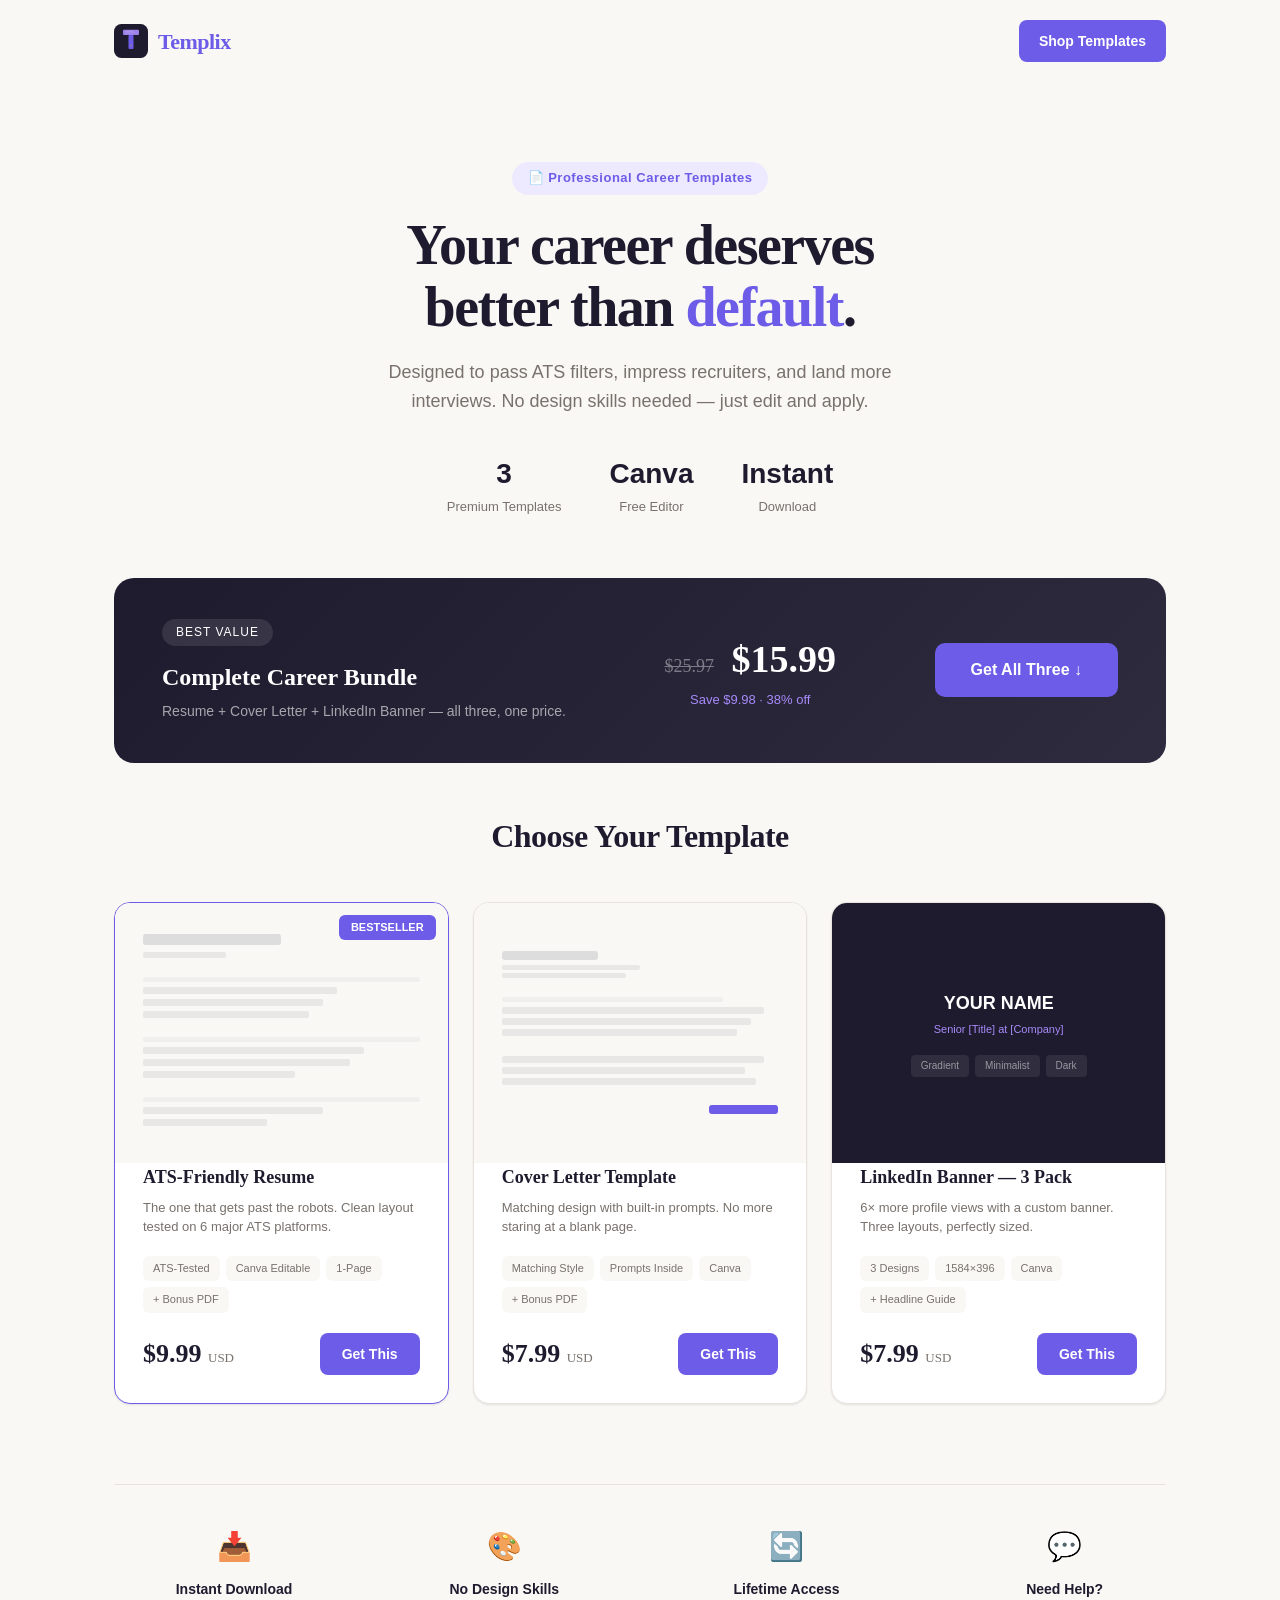
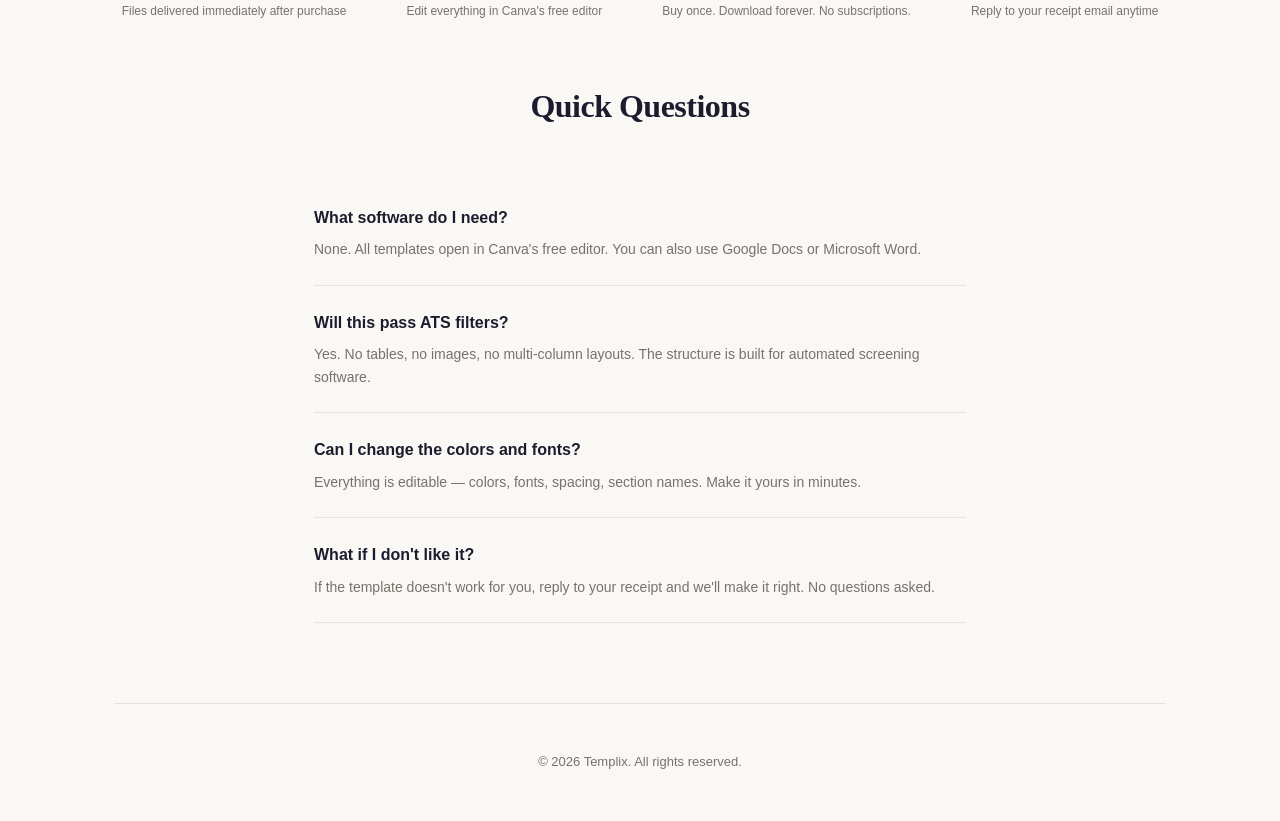
<file: index.html>
<!DOCTYPE html>
<html lang="en">
<head>
<meta charset="UTF-8">
<meta name="viewport" content="width=device-width, initial-scale=1.0">
<meta name="google-site-verification" content="V71tLlqIc5MHqvoYOGTOf7-Sdc9YQ5hFFH5YddrQmTQ">
<meta name="p:domain_verify" content="cb0ee40dad3e172198e447a65edf280f"/>
<title>Templix — ATS-Friendly Resume, Cover Letter & LinkedIn Templates | Instant Download</title>
<script async src="https://www.googletagmanager.com/gtag/js?id=G-YJ0KW9C4R4"></script>
<script>window.dataLayer=window.dataLayer||[];function gtag(){dataLayer.push(arguments);}gtag('js',new Date());gtag('config','G-YJ0KW9C4R4');</script>
<meta name="description" content="Premium career templates — ATS-friendly resume, cover letter, and LinkedIn banner designs. Canva editable. Instant download. Starting at $7.99.">
<meta name="keywords" content="resume template, cover letter template, linkedin banner, ats friendly resume, canva template, career template, job application template">
<meta name="author" content="Templix">
<link rel="canonical" href="https://ljkoxo35.github.io/templix/">
<meta property="og:title" content="Templix — ATS-Friendly Resume, Cover Letter & LinkedIn Templates">
<meta property="og:description" content="Premium career templates — Canva editable, instant download. Starting at $7.99.">
<meta property="og:image" content="https://ljkoxo35.github.io/templix/templix-payhip-cover.png">
<meta property="og:image:width" content="1500">
<meta property="og:image:height" content="500">
<meta property="og:url" content="https://ljkoxo35.github.io/templix/">
<meta property="og:type" content="website">
<meta name="twitter:card" content="summary_large_image">
<meta name="twitter:title" content="Templix — Premium Career Templates">
<meta name="twitter:description" content="ATS-friendly resume, cover letter, LinkedIn banners. Canva editable. From $7.99.">
<meta name="twitter:image" content="https://ljkoxo35.github.io/templix/templix-payhip-cover.png">
<meta name="robots" content="index, follow">
<script type="application/ld+json">
{
  "@context": "https://schema.org",
  "@type": "SoftwareApplication",
  "name": "Templix",
  "applicationCategory": "BusinessApplication",
  "description": "Premium career templates — ATS-friendly resume, cover letter, and LinkedIn banner designs. Canva editable, instant download.",
  "url": "https://ljkoxo35.github.io/templix/",
  "offers": {
    "@type": "AggregateOffer",
    "lowPrice": "7.99",
    "highPrice": "15.99",
    "priceCurrency": "USD"
  }
}
</script>
<style>
  :root {
    --ink:      #1e1b2e;
    --purple:   #6C5CE7;
    --violet:   #a78bfa;
    --lavender: #ede9fe;
    --paper:    #faf8f5;
    --stone:    #78716c;
    --charcoal: #334155;
    --amber:    #f59e0b;
    --emerald:  #10b981;
    --border:   #e8e4dd;
    --card-shadow: 0 1px 3px rgba(0,0,0,0.04), 0 1px 2px rgba(0,0,0,0.06);
  }
  * { margin: 0; padding: 0; box-sizing: border-box; }
  body { font-family: 'Inter', -apple-system, BlinkMacSystemFont, sans-serif; background: var(--paper); color: var(--charcoal); line-height: 1.6; }
  .container { max-width: 1100px; margin: 0 auto; padding: 0 24px; }

  /* Nav */
  nav { display: flex; justify-content: space-between; align-items: center; padding: 20px 0; }
  .nav-logo { display: flex; align-items: center; gap: 10px; font-family: 'Georgia', serif; font-size: 22px; font-weight: 700; color: var(--ink); text-decoration: none; letter-spacing: -0.5px; }
  .nav-logo span { color: var(--purple); }
  .nav-cta { background: var(--purple); color: #fff; padding: 10px 20px; border-radius: 8px; font-weight: 600; text-decoration: none; font-size: 14px; }

  /* Hero */
  .hero { padding: 80px 0 60px; text-align: center; }
  .hero .badge { display: inline-block; padding: 6px 16px; background: var(--lavender); color: var(--purple); border-radius: 20px; font-size: 13px; font-weight: 600; margin-bottom: 20px; letter-spacing: 0.5px; }
  .hero h1 { font-family: 'Georgia', serif; font-size: 56px; line-height: 1.1; letter-spacing: -1.5px; color: var(--ink); margin-bottom: 20px; }
  .hero h1 b { color: var(--purple); }
  .hero .sub { font-size: 18px; color: var(--stone); max-width: 550px; margin: 0 auto 36px; }
  .hero .quick-stats { display: flex; justify-content: center; gap: 48px; margin-top: 16px; }
  .hero .stat { text-align: center; }
  .hero .stat-num { font-size: 28px; font-weight: 700; color: var(--ink); }
  .hero .stat-label { font-size: 13px; color: var(--stone); }

  /* Bundle */
  .bundle { background: linear-gradient(135deg, var(--ink) 0%, #2d2b3d 100%); border-radius: 20px; padding: 40px 48px; color: #fff; display: flex; justify-content: space-between; align-items: center; margin-bottom: 48px; }
  .bundle .tag { display: inline-block; padding: 4px 14px; background: rgba(255,255,255,0.1); border-radius: 20px; font-size: 12px; letter-spacing: 1px; margin-bottom: 12px; }
  .bundle h3 { font-family: 'Georgia', serif; font-size: 24px; margin-bottom: 4px; }
  .bundle p { font-size: 14px; opacity: 0.6; }
  .bundle .bundle-price { font-family: 'Georgia', serif; font-size: 38px; font-weight: 700; }
  .bundle .bundle-price s { font-size: 18px; opacity: 0.4; font-weight: 400; margin-right: 8px; }
  .bundle .bundle-save { font-size: 13px; color: var(--violet); }
  .bundle-cta { background: var(--purple); color: #fff; padding: 14px 36px; border-radius: 10px; font-weight: 700; text-decoration: none; font-size: 16px; transition: filter 0.2s; }
  .bundle-cta:hover { filter: brightness(1.1); }

  /* Products Grid */
  .section-title { font-family: 'Georgia', serif; font-size: 32px; text-align: center; color: var(--ink); margin-bottom: 40px; letter-spacing: -0.5px; }
  .products { display: grid; grid-template-columns: repeat(3, 1fr); gap: 24px; margin-bottom: 80px; }
  .product-card { background: #fff; border-radius: 16px; overflow: hidden; border: 1px solid var(--border); box-shadow: var(--card-shadow); transition: transform 0.25s, box-shadow 0.25s; position: relative; }
  .product-card:hover { transform: translateY(-6px); box-shadow: 0 12px 40px rgba(0,0,0,0.1); }
  .product-card.best { border-color: var(--purple); }
  .best-badge { position: absolute; top: 12px; right: 12px; background: var(--purple); color: #fff; padding: 4px 12px; border-radius: 6px; font-size: 11px; font-weight: 700; z-index: 2; }

  .product-preview { height: 260px; display: flex; align-items: center; justify-content: center; padding: 28px; }
  .product-body { padding: 0 28px 28px; }
  .product-body h3 { font-family: 'Georgia', serif; font-size: 18px; color: var(--ink); margin-bottom: 6px; }
  .product-body .desc { font-size: 13px; color: var(--stone); line-height: 1.5; margin-bottom: 18px; min-height: 40px; }
  .product-body .highlights { display: flex; flex-wrap: wrap; gap: 6px; margin-bottom: 20px; }
  .product-body .hl { font-size: 11px; padding: 4px 10px; border-radius: 6px; background: var(--paper); color: var(--stone); }
  .product-footer { display: flex; justify-content: space-between; align-items: center; }
  .price { font-family: 'Georgia', serif; font-size: 26px; font-weight: 700; color: var(--ink); }
  .price small { font-size: 13px; color: var(--stone); font-weight: 400; }
  .buy-btn { background: var(--purple); color: #fff; padding: 10px 22px; border-radius: 8px; font-weight: 600; text-decoration: none; font-size: 14px; transition: filter 0.2s; }
  .buy-btn:hover { filter: brightness(1.1); }

  /* Trust strip */
  .trust { display: flex; justify-content: center; gap: 60px; padding: 40px 0 60px; border-top: 1px solid var(--border); }
  .trust-item { text-align: center; }
  .trust-icon { font-size: 28px; margin-bottom: 8px; }
  .trust-item h4 { font-size: 14px; color: var(--ink); margin-bottom: 2px; }
  .trust-item p { font-size: 12px; color: var(--stone); }

  /* FAQ */
  .faq { max-width: 700px; margin: 0 auto; padding: 0 24px 80px; }
  .faq h2 { font-family: 'Georgia', serif; font-size: 32px; color: var(--ink); text-align: center; margin-bottom: 48px; letter-spacing: -0.5px; }
  .faq-item { border-bottom: 1px solid var(--border); padding: 24px 0; }
  .faq-item h4 { font-size: 16px; color: var(--ink); margin-bottom: 8px; cursor: pointer; }
  .faq-item p { font-size: 14px; color: var(--stone); }

  footer { text-align: center; padding: 48px 24px; color: var(--stone); font-size: 13px; border-top: 1px solid var(--border); }

  @media (max-width: 768px) {
    .hero h1 { font-size: 34px; }
    .hero .quick-stats { gap: 24px; }
    .products { grid-template-columns: 1fr; }
    .bundle { flex-direction: column; text-align: center; gap: 20px; }
    .trust { gap: 24px; flex-wrap: wrap; }
  }
</style>
</head>
<body>

<div class="container">
  <nav>
    <a class="nav-logo" href="#">
      <svg width="34" height="34" viewBox="0 0 512 512"><rect width="512" height="512" rx="112" fill="#1e1b2e"/><g transform="translate(136,88)"><rect width="240" height="76" rx="14" fill="#a78bfa" opacity=".92"/><rect x="32" y="22" width="120" height="7" rx="3.5" fill="#fff" opacity=".3"/><rect x="32" y="38" width="160" height="7" rx="3.5" fill="#fff" opacity=".18"/><rect x="32" y="54" width="100" height="7" rx="3.5" fill="#fff" opacity=".12"/></g><g transform="translate(218,164)"><rect width="76" height="212" rx="16" fill="#6C5CE7"/></g><circle cx="256" cy="320" r="9" fill="#f59e0b" opacity=".9"/></svg>
      <span>Templix</span>
    </a>
    <a class="nav-cta" href="#products">Shop Templates</a>
  </nav>

  <section class="hero">
    <div class="badge">📄 Professional Career Templates</div>
    <h1>Your career deserves<br>better than <b>default</b>.</h1>
    <p class="sub">Designed to pass ATS filters, impress recruiters, and land more interviews. No design skills needed — just edit and apply.</p>
    <div class="quick-stats">
      <div class="stat"><div class="stat-num">3</div><div class="stat-label">Premium Templates</div></div>
      <div class="stat"><div class="stat-num">Canva</div><div class="stat-label">Free Editor</div></div>
      <div class="stat"><div class="stat-num">Instant</div><div class="stat-label">Download</div></div>
    </div>
  </section>

  <!-- Bundle -->
  <section class="bundle">
    <div>
      <div class="tag">BEST VALUE</div>
      <h3>Complete Career Bundle</h3>
      <p>Resume + Cover Letter + LinkedIn Banner — all three, one price.</p>
    </div>
    <div style="text-align:center">
      <div class="bundle-price"><s>$25.97</s> $15.99</div>
      <div class="bundle-save">Save $9.98 · 38% off</div>
    </div>
    <a class="bundle-cta" href="#products">Get All Three ↓</a>
  </section>

  <!-- Products -->
  <h2 class="section-title" id="products">Choose Your Template</h2>
  <section class="products">

    <!-- Resume -->
    <div class="product-card best">
      <div class="best-badge">BESTSELLER</div>
      <div class="product-preview" style="background:var(--paper)">
        <div style="width:100%">
          <div style="height:11px;background:#ddd;border-radius:3px;margin-bottom:7px;width:50%"></div>
          <div style="height:6px;background:#e8e7e5;border-radius:2px;margin-bottom:5px;width:30%"></div>
          <div style="height:14px"></div>
          <div style="height:5px;background:#f0efed;border-radius:2px;margin-bottom:5px"></div>
          <div style="height:7px;background:#e8e7e5;border-radius:2px;margin-bottom:5px;width:70%"></div>
          <div style="height:7px;background:#e8e7e5;border-radius:2px;margin-bottom:5px;width:65%"></div>
          <div style="height:7px;background:#e8e7e5;border-radius:2px;margin-bottom:5px;width:60%"></div>
          <div style="height:14px"></div>
          <div style="height:5px;background:#f0efed;border-radius:2px;margin-bottom:5px"></div>
          <div style="height:7px;background:#e8e7e5;border-radius:2px;margin-bottom:5px;width:80%"></div>
          <div style="height:7px;background:#e8e7e5;border-radius:2px;margin-bottom:5px;width:75%"></div>
          <div style="height:7px;background:#e8e7e5;border-radius:2px;margin-bottom:5px;width:55%"></div>
          <div style="height:14px"></div>
          <div style="height:5px;background:#f0efed;border-radius:2px;margin-bottom:5px"></div>
          <div style="height:7px;background:#e8e7e5;border-radius:2px;margin-bottom:5px;width:65%"></div>
          <div style="height:7px;background:#e8e7e5;border-radius:2px;margin-bottom:5px;width:45%"></div>
        </div>
      </div>
      <div class="product-body">
        <h3>ATS-Friendly Resume</h3>
        <p class="desc">The one that gets past the robots. Clean layout tested on 6 major ATS platforms.</p>
        <div class="highlights">
          <span class="hl">ATS-Tested</span><span class="hl">Canva Editable</span><span class="hl">1-Page</span><span class="hl">+ Bonus PDF</span>
        </div>
        <div class="product-footer">
          <span class="price">$9.99 <small>USD</small></span>
          <a class="buy-btn" href="https://payhip.com/b/SAnBO">Get This</a>
        </div>
      </div>
    </div>

    <!-- Cover Letter -->
    <div class="product-card">
      <div class="product-preview" style="background:var(--paper)">
        <div style="width:100%">
          <div style="height:9px;background:#ddd;border-radius:3px;margin-bottom:5px;width:35%"></div>
          <div style="height:5px;background:#e8e7e5;border-radius:2px;margin-bottom:3px;width:50%"></div>
          <div style="height:5px;background:#e8e7e5;border-radius:2px;margin-bottom:3px;width:45%"></div>
          <div style="height:16px"></div>
          <div style="height:5px;background:#f0efed;border-radius:2px;margin-bottom:5px;width:80%"></div>
          <div style="height:7px;background:#e8e7e5;border-radius:2px;margin-bottom:4px;width:95%"></div>
          <div style="height:7px;background:#e8e7e5;border-radius:2px;margin-bottom:4px;width:90%"></div>
          <div style="height:7px;background:#e8e7e5;border-radius:2px;margin-bottom:4px;width:85%"></div>
          <div style="height:16px"></div>
          <div style="height:7px;background:#e8e7e5;border-radius:2px;margin-bottom:4px;width:95%"></div>
          <div style="height:7px;background:#e8e7e5;border-radius:2px;margin-bottom:4px;width:88%"></div>
          <div style="height:7px;background:#e8e7e5;border-radius:2px;margin-bottom:4px;width:92%"></div>
          <div style="height:16px"></div>
          <div style="display:flex;justify-content:flex-end">
            <div style="height:9px;background:#6C5CE7;border-radius:3px;width:25%"></div>
          </div>
        </div>
      </div>
      <div class="product-body">
        <h3>Cover Letter Template</h3>
        <p class="desc">Matching design with built-in prompts. No more staring at a blank page.</p>
        <div class="highlights">
          <span class="hl">Matching Style</span><span class="hl">Prompts Inside</span><span class="hl">Canva</span><span class="hl">+ Bonus PDF</span>
        </div>
        <div class="product-footer">
          <span class="price">$7.99 <small>USD</small></span>
          <a class="buy-btn" href="https://payhip.com/b/WF6o5">Get This</a>
        </div>
      </div>
    </div>

    <!-- LinkedIn -->
    <div class="product-card">
      <div class="product-preview" style="background:var(--ink);display:flex;align-items:center;justify-content:center">
        <div style="text-align:center;width:100%">
          <div style="font-size:18px;font-weight:700;color:#fff;margin-bottom:4px">YOUR NAME</div>
          <div style="font-size:11px;color:var(--violet);margin-bottom:16px">Senior [Title] at [Company]</div>
          <div style="display:flex;gap:6px;justify-content:center">
            <span style="padding:3px 10px;border-radius:4px;background:rgba(255,255,255,0.08);color:rgba(255,255,255,0.5);font-size:10px">Gradient</span>
            <span style="padding:3px 10px;border-radius:4px;background:rgba(255,255,255,0.08);color:rgba(255,255,255,0.5);font-size:10px">Minimalist</span>
            <span style="padding:3px 10px;border-radius:4px;background:rgba(255,255,255,0.08);color:rgba(255,255,255,0.5);font-size:10px">Dark</span>
          </div>
        </div>
      </div>
      <div class="product-body">
        <h3>LinkedIn Banner — 3 Pack</h3>
        <p class="desc">6× more profile views with a custom banner. Three layouts, perfectly sized.</p>
        <div class="highlights">
          <span class="hl">3 Designs</span><span class="hl">1584×396</span><span class="hl">Canva</span><span class="hl">+ Headline Guide</span>
        </div>
        <div class="product-footer">
          <span class="price">$7.99 <small>USD</small></span>
          <a class="buy-btn" href="https://payhip.com/b/xGi0X">Get This</a>
        </div>
      </div>
    </div>

  </section>

  <!-- Trust -->
  <section class="trust">
    <div class="trust-item">
      <div class="trust-icon">📥</div>
      <h4>Instant Download</h4>
      <p>Files delivered immediately after purchase</p>
    </div>
    <div class="trust-item">
      <div class="trust-icon">🎨</div>
      <h4>No Design Skills</h4>
      <p>Edit everything in Canva's free editor</p>
    </div>
    <div class="trust-item">
      <div class="trust-icon">🔄</div>
      <h4>Lifetime Access</h4>
      <p>Buy once. Download forever. No subscriptions.</p>
    </div>
    <div class="trust-item">
      <div class="trust-icon">💬</div>
      <h4>Need Help?</h4>
      <p>Reply to your receipt email anytime</p>
    </div>
  </section>

  <!-- FAQ -->
  <section class="faq">
    <h2>Quick Questions</h2>
    <div class="faq-item">
      <h4>What software do I need?</h4>
      <p>None. All templates open in Canva's free editor. You can also use Google Docs or Microsoft Word.</p>
    </div>
    <div class="faq-item">
      <h4>Will this pass ATS filters?</h4>
      <p>Yes. No tables, no images, no multi-column layouts. The structure is built for automated screening software.</p>
    </div>
    <div class="faq-item">
      <h4>Can I change the colors and fonts?</h4>
      <p>Everything is editable — colors, fonts, spacing, section names. Make it yours in minutes.</p>
    </div>
    <div class="faq-item">
      <h4>What if I don't like it?</h4>
      <p>If the template doesn't work for you, reply to your receipt and we'll make it right. No questions asked.</p>
    </div>
  </section>

  <footer>&copy; 2026 Templix. All rights reserved.</footer>
</div>

</body>
</html>
</file>
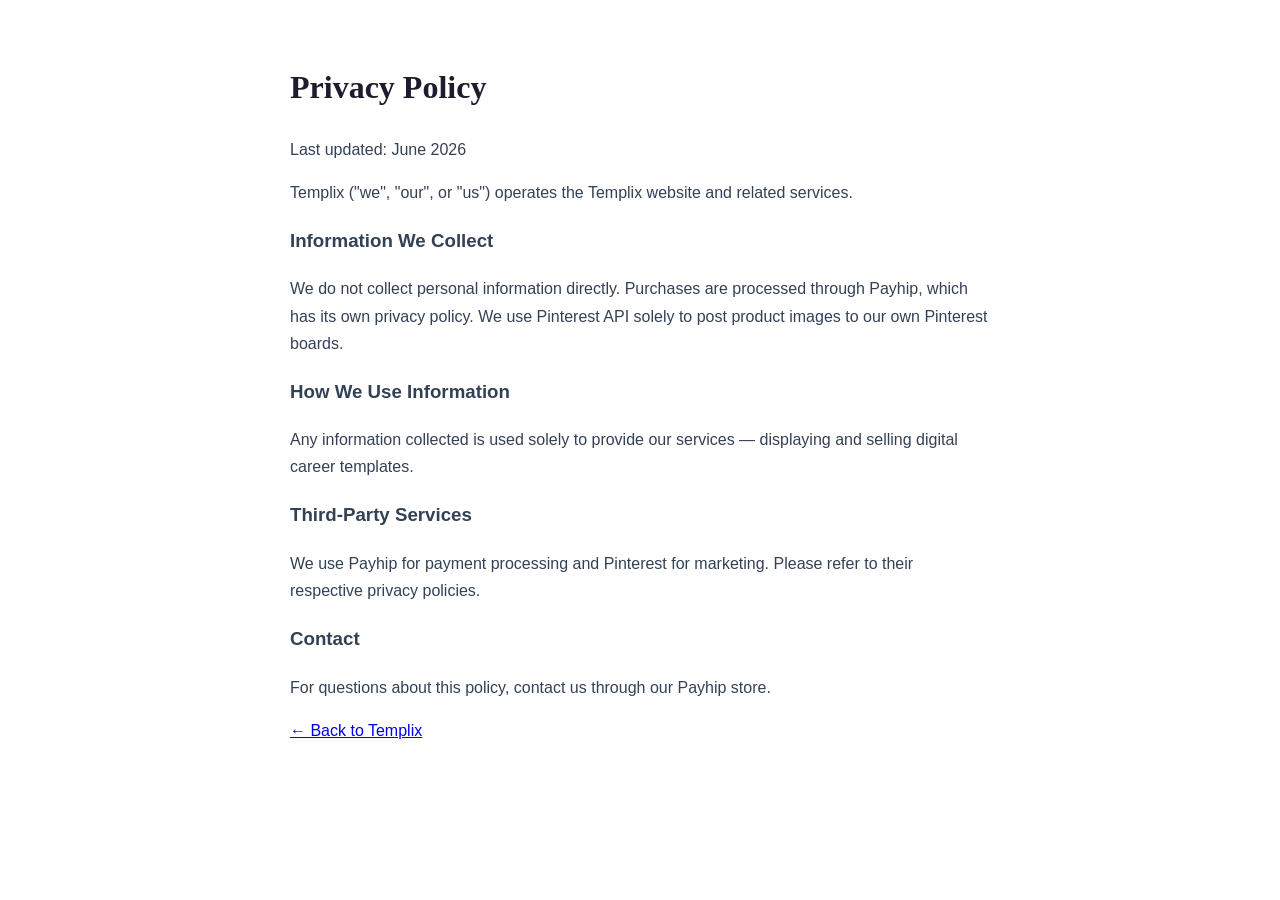
<file: privacy.html>
<!DOCTYPE html>
<html lang="en">
<head><meta charset="UTF-8"><title>Privacy Policy — Templix</title>
<style>body{font-family:Inter,sans-serif;max-width:700px;margin:60px auto;padding:0 24px;color:#334155;line-height:1.7}h1{font-family:Georgia,serif;color:#1e1b2e}</style></head>
<body>
<h1>Privacy Policy</h1>
<p>Last updated: June 2026</p>
<p>Templix ("we", "our", or "us") operates the Templix website and related services.</p>
<h3>Information We Collect</h3>
<p>We do not collect personal information directly. Purchases are processed through Payhip, which has its own privacy policy. We use Pinterest API solely to post product images to our own Pinterest boards.</p>
<h3>How We Use Information</h3>
<p>Any information collected is used solely to provide our services — displaying and selling digital career templates.</p>
<h3>Third-Party Services</h3>
<p>We use Payhip for payment processing and Pinterest for marketing. Please refer to their respective privacy policies.</p>
<h3>Contact</h3>
<p>For questions about this policy, contact us through our Payhip store.</p>
<p><a href="https://ljkoxo35.github.io/templix/">← Back to Templix</a></p>
</body>
</html>
</file>
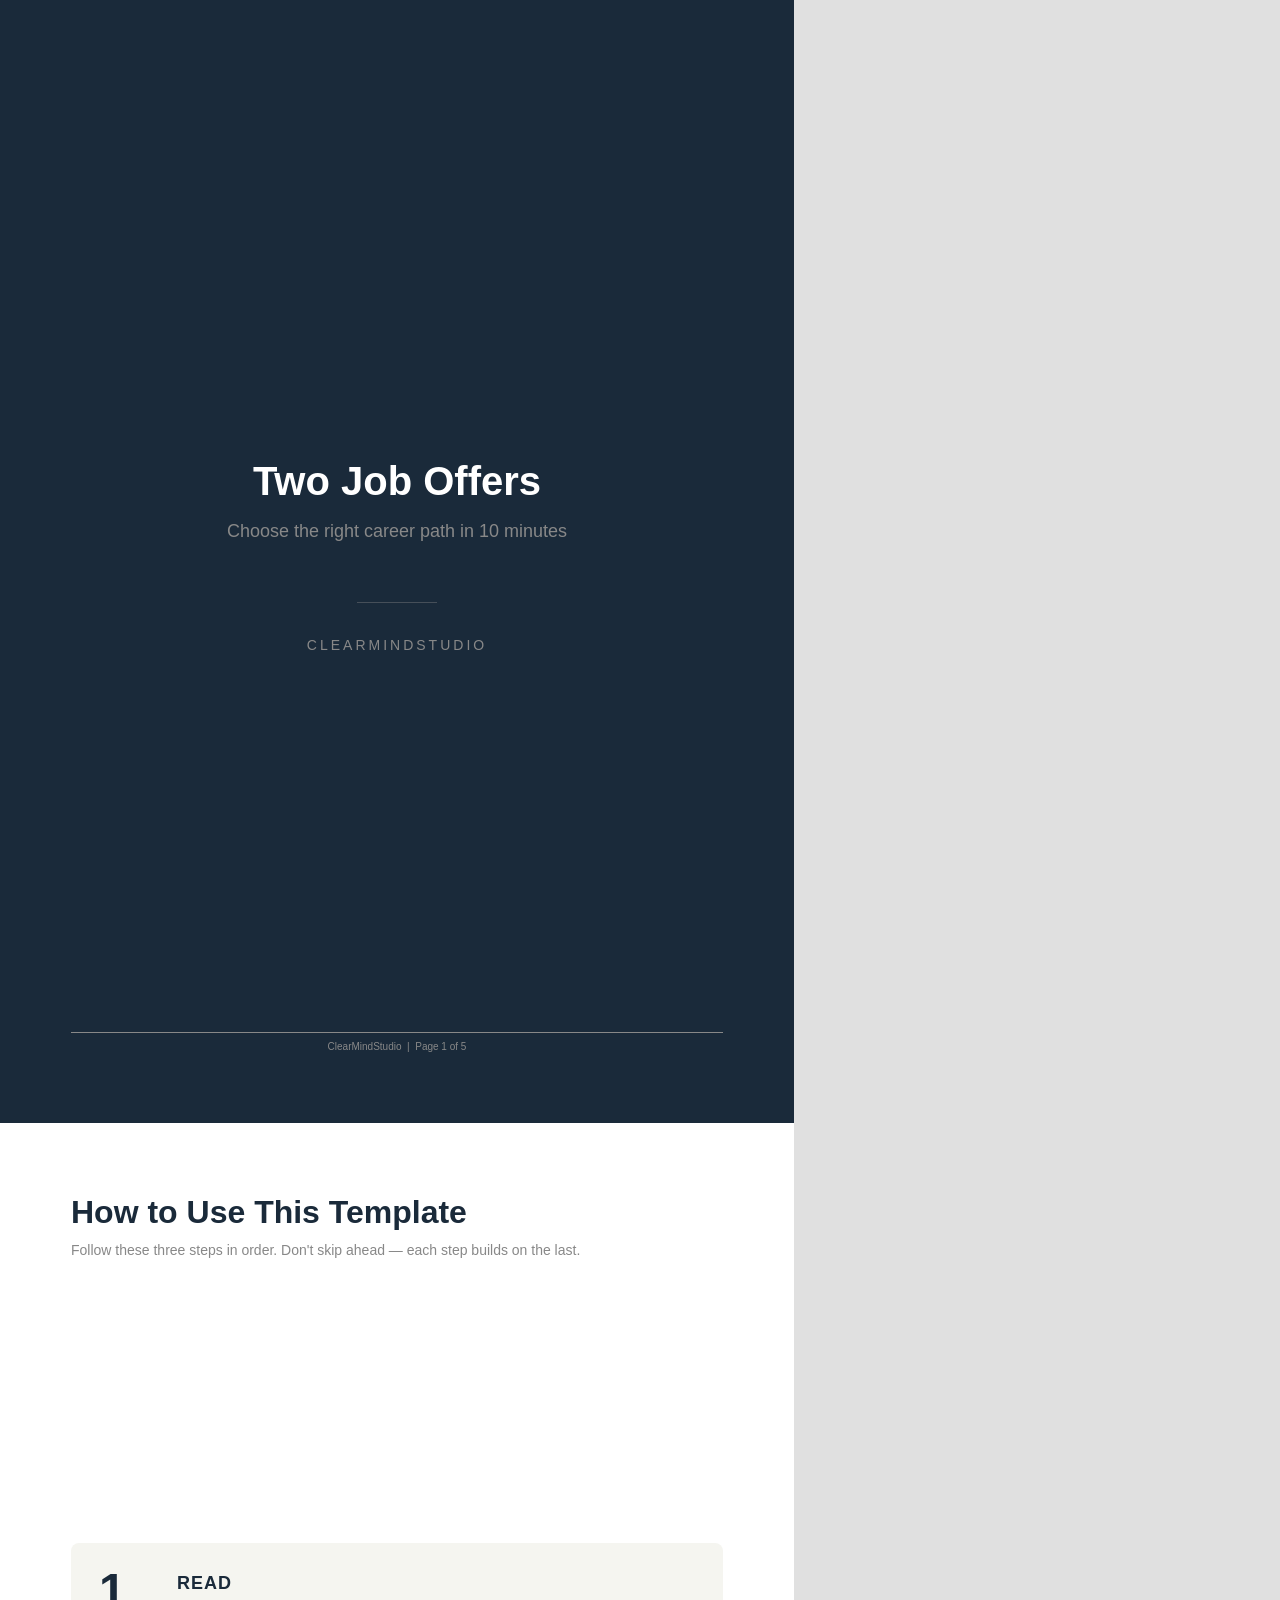
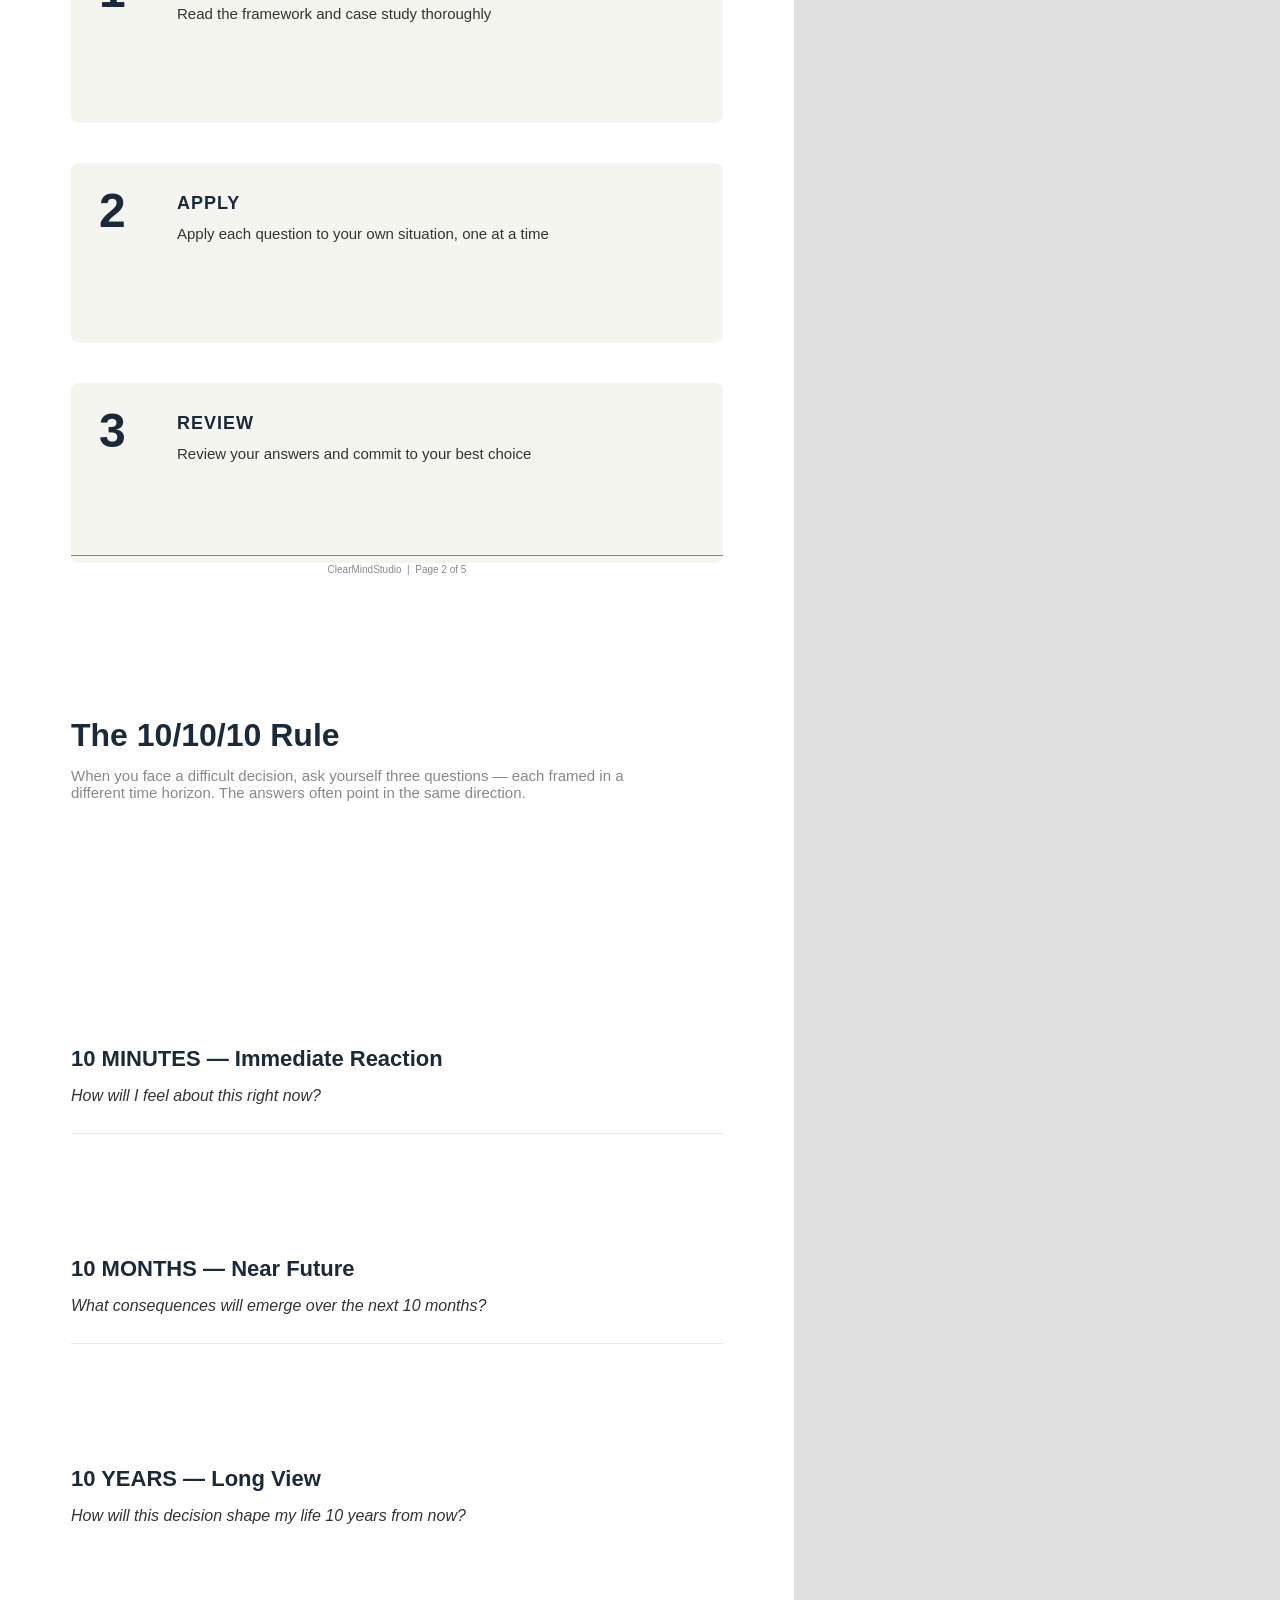
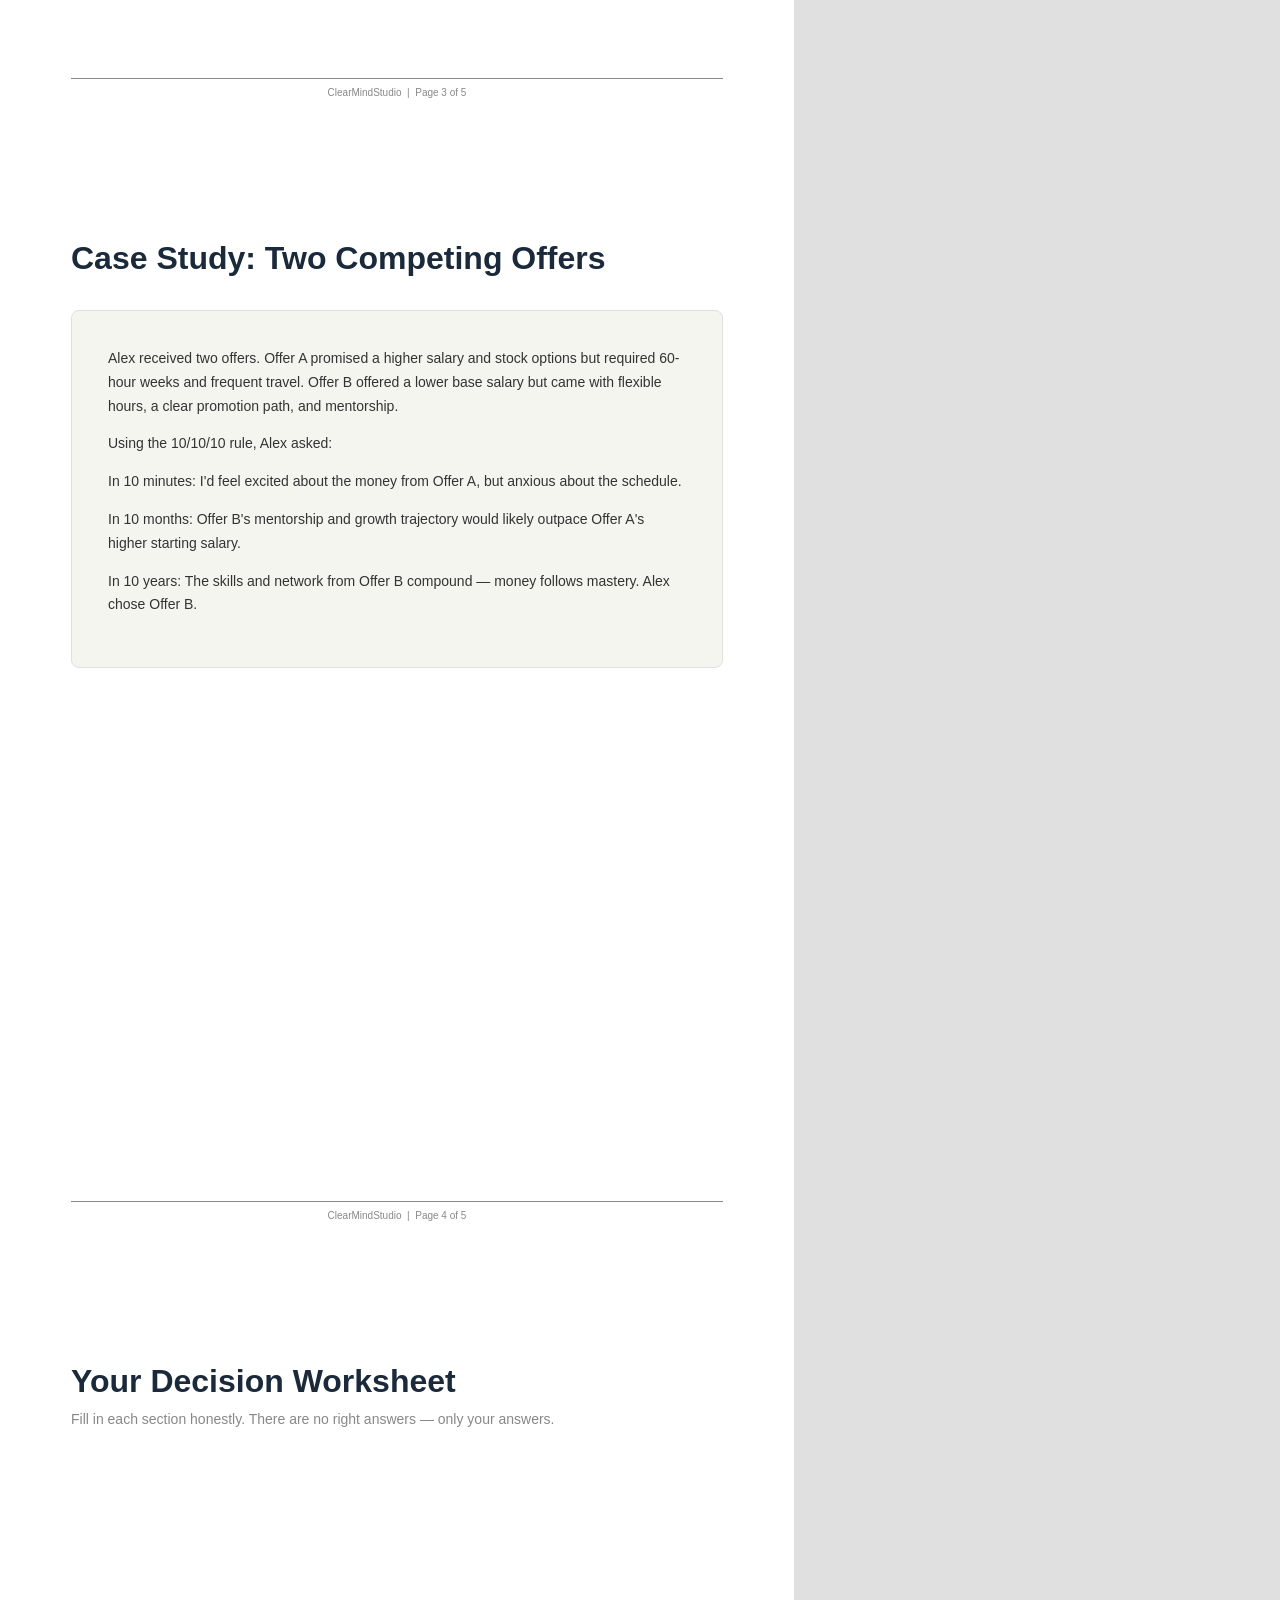
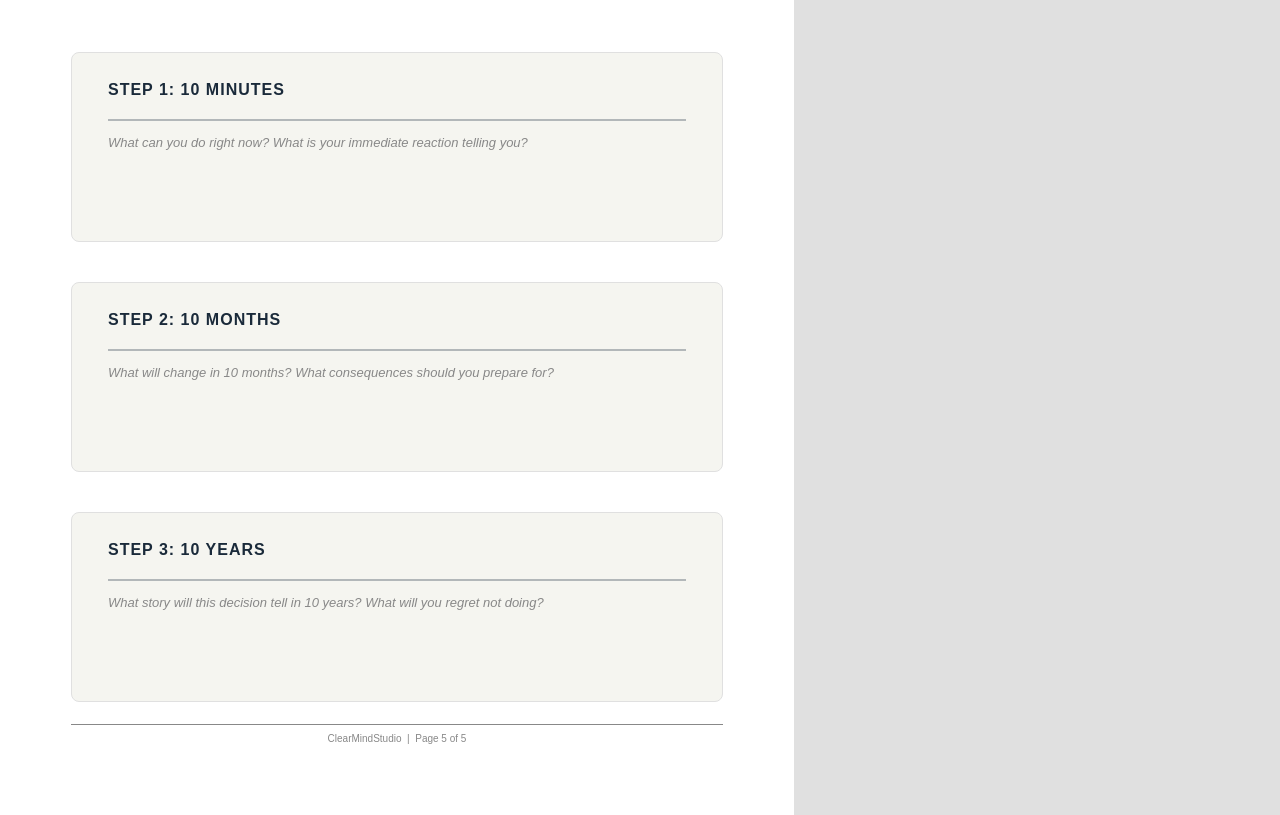
<file: sample-two-job-offers-clean-minimal.html>
<!DOCTYPE html>
<html lang="en">
<head>
<meta charset="UTF-8">
<title>Two Job Offers — 10/10/10 Decision Toolkit | Clean Minimal</title>
<style>
@page { size: 794px 1123px; margin: 0; }
@media print { body { margin: 0; } }
* { box-sizing: border-box; }
body { margin: 0; padding: 0; background: #e0e0e0; font-family: Inter, Helvetica, sans-serif; }
</style>
</head>
<body>
<div data-document-role="page" style="position:relative;width:794px;height:1123px;background:#1A2A3A;overflow:hidden;font-family:Inter, Helvetica, sans-serif;box-sizing:border-box;">

<div style="display:flex;flex-direction:column;justify-content:center;align-items:center;height:100%;text-align:center;padding:71px 71px 71px;">
  <h1 style="font-family:Inter, Helvetica, sans-serif;font-size:40px;font-weight:900;color:#FFFFFF;margin:0 0 16px;line-height:1.2;max-width:580px;">Two Job Offers</h1>
  <p style="font-family:Inter, Helvetica, sans-serif;font-size:18px;color:#888888;margin:0 0 60px;max-width:480px;">Choose the right career path in 10 minutes</p>
  <div style="width:80px;height:1px;background:#888888;margin:0 auto 20px;opacity:0.4;"></div>
  <p style="font-family:Inter, Helvetica, sans-serif;font-size:14px;color:#888888;letter-spacing:3px;text-transform:uppercase;">ClearMindStudio</p>
</div>
<footer style="position:absolute;bottom:71px;left:71px;width:652px;text-align:center;font-family:Inter, Helvetica, sans-serif;font-size:10px;color:#888888;border-top:1px solid #888888;padding-top:8px;">ClearMindStudio &nbsp;|&nbsp; Page 1 of 5</footer>
</div>
<div data-document-role="page" style="position:relative;width:794px;height:1123px;background:#FFFFFF;overflow:hidden;font-family:Inter, Helvetica, sans-serif;box-sizing:border-box;">

<h2 style="font-family:Inter, Helvetica, sans-serif;font-size:32px;font-weight:900;color:#1A2A3A;position:absolute;top:71px;left:71px;margin:0;">How to Use This Template</h2>
<p style="font-family:Inter, Helvetica, sans-serif;font-size:14px;color:#888888;position:absolute;top:119px;left:71px;margin:0;">Follow these three steps in order. Don't skip ahead — each step builds on the last.</p>
<div style="position:absolute;top:420px;left:71px;width:652px;min-height:180px;background:#F5F5F0;border:none;border-radius:8px;padding:30px 36px;box-sizing:border-box;">
      <span style="font-family:Inter, Helvetica, sans-serif;font-size:48px;font-weight:900;color:#1A2A3A;position:absolute;top:20px;left:28px;">1</span>
      <div style="margin-left:70px;">
        <h3 style="font-family:Inter, Helvetica, sans-serif;font-size:18px;font-weight:700;color:#1A2A3A;margin:0 0 8px;text-transform:uppercase;letter-spacing:1px;">READ</h3>
        <p style="font-family:Inter, Helvetica, sans-serif;font-size:15px;color:#333333;margin:0;line-height:1.6;">Read the framework and case study thoroughly</p>
      </div>
    </div>
<div style="position:absolute;top:640px;left:71px;width:652px;min-height:180px;background:#F5F5F0;border:none;border-radius:8px;padding:30px 36px;box-sizing:border-box;">
      <span style="font-family:Inter, Helvetica, sans-serif;font-size:48px;font-weight:900;color:#1A2A3A;position:absolute;top:20px;left:28px;">2</span>
      <div style="margin-left:70px;">
        <h3 style="font-family:Inter, Helvetica, sans-serif;font-size:18px;font-weight:700;color:#1A2A3A;margin:0 0 8px;text-transform:uppercase;letter-spacing:1px;">APPLY</h3>
        <p style="font-family:Inter, Helvetica, sans-serif;font-size:15px;color:#333333;margin:0;line-height:1.6;">Apply each question to your own situation, one at a time</p>
      </div>
    </div>
<div style="position:absolute;top:860px;left:71px;width:652px;min-height:180px;background:#F5F5F0;border:none;border-radius:8px;padding:30px 36px;box-sizing:border-box;">
      <span style="font-family:Inter, Helvetica, sans-serif;font-size:48px;font-weight:900;color:#1A2A3A;position:absolute;top:20px;left:28px;">3</span>
      <div style="margin-left:70px;">
        <h3 style="font-family:Inter, Helvetica, sans-serif;font-size:18px;font-weight:700;color:#1A2A3A;margin:0 0 8px;text-transform:uppercase;letter-spacing:1px;">REVIEW</h3>
        <p style="font-family:Inter, Helvetica, sans-serif;font-size:15px;color:#333333;margin:0;line-height:1.6;">Review your answers and commit to your best choice</p>
      </div>
    </div>
<footer style="position:absolute;bottom:71px;left:71px;width:652px;text-align:center;font-family:Inter, Helvetica, sans-serif;font-size:10px;color:#888888;border-top:1px solid #888888;padding-top:8px;">ClearMindStudio &nbsp;|&nbsp; Page 2 of 5</footer>
</div>
<div data-document-role="page" style="position:relative;width:794px;height:1123px;background:#FFFFFF;overflow:hidden;font-family:Inter, Helvetica, sans-serif;box-sizing:border-box;">

<h2 style="font-family:Inter, Helvetica, sans-serif;font-size:32px;font-weight:900;color:#1A2A3A;position:absolute;top:71px;left:71px;margin:0;">The 10/10/10 Rule</h2>
<p style="font-family:Inter, Helvetica, sans-serif;font-size:15px;color:#888888;position:absolute;top:121px;left:71px;margin:0;max-width:560px;">When you face a difficult decision, ask yourself three questions — each framed in a different time horizon. The answers often point in the same direction.</p>
<div style="position:absolute;top:400px;left:71px;width:652px;">
      <h3 style="font-family:Inter, Helvetica, sans-serif;font-size:22px;font-weight:700;color:#1A2A3A;margin:0 0 10px;">10 MINUTES — Immediate Reaction</h3>
      <p style="font-family:Inter, Helvetica, sans-serif;font-size:16px;color:#333333;margin:0;line-height:1.7;font-style:italic;">How will I feel about this right now?</p>
      <div style="margin-top:24px;border-bottom:1px solid #888888;opacity:0.2;"></div>
    </div>
<div style="position:absolute;top:610px;left:71px;width:652px;">
      <h3 style="font-family:Inter, Helvetica, sans-serif;font-size:22px;font-weight:700;color:#1A2A3A;margin:0 0 10px;">10 MONTHS — Near Future</h3>
      <p style="font-family:Inter, Helvetica, sans-serif;font-size:16px;color:#333333;margin:0;line-height:1.7;font-style:italic;">What consequences will emerge over the next 10 months?</p>
      <div style="margin-top:24px;border-bottom:1px solid #888888;opacity:0.2;"></div>
    </div>
<div style="position:absolute;top:820px;left:71px;width:652px;">
      <h3 style="font-family:Inter, Helvetica, sans-serif;font-size:22px;font-weight:700;color:#1A2A3A;margin:0 0 10px;">10 YEARS — Long View</h3>
      <p style="font-family:Inter, Helvetica, sans-serif;font-size:16px;color:#333333;margin:0;line-height:1.7;font-style:italic;">How will this decision shape my life 10 years from now?</p>
      
    </div>
<footer style="position:absolute;bottom:71px;left:71px;width:652px;text-align:center;font-family:Inter, Helvetica, sans-serif;font-size:10px;color:#888888;border-top:1px solid #888888;padding-top:8px;">ClearMindStudio &nbsp;|&nbsp; Page 3 of 5</footer>
</div>
<div data-document-role="page" style="position:relative;width:794px;height:1123px;background:#FFFFFF;overflow:hidden;font-family:Inter, Helvetica, sans-serif;box-sizing:border-box;">

<h2 style="font-family:Inter, Helvetica, sans-serif;font-size:32px;font-weight:900;color:#1A2A3A;position:absolute;top:71px;left:71px;margin:0;">Case Study: Two Competing Offers</h2>
<div style="position:absolute;top:141px;left:71px;width:652px;max-height:881px;background:#F5F5F0;border:1px solid #E0E0E0;border-radius:8px;padding:36px;box-sizing:border-box;overflow:hidden;">
<p style="font-family:Inter, Helvetica, sans-serif;font-size:14px;color:#333333;margin:0 0 14px;line-height:1.7;">Alex received two offers. Offer A promised a higher salary and stock options but required 60-hour weeks and frequent travel. Offer B offered a lower base salary but came with flexible hours, a clear promotion path, and mentorship.</p><p style="font-family:Inter, Helvetica, sans-serif;font-size:14px;color:#333333;margin:0 0 14px;line-height:1.7;">Using the 10/10/10 rule, Alex asked:</p><p style="font-family:Inter, Helvetica, sans-serif;font-size:14px;color:#333333;margin:0 0 14px;line-height:1.7;">In 10 minutes: I'd feel excited about the money from Offer A, but anxious about the schedule.</p><p style="font-family:Inter, Helvetica, sans-serif;font-size:14px;color:#333333;margin:0 0 14px;line-height:1.7;">In 10 months: Offer B's mentorship and growth trajectory would likely outpace Offer A's higher starting salary.</p><p style="font-family:Inter, Helvetica, sans-serif;font-size:14px;color:#333333;margin:0 0 14px;line-height:1.7;">In 10 years: The skills and network from Offer B compound — money follows mastery. Alex chose Offer B.</p>
</div>
<footer style="position:absolute;bottom:71px;left:71px;width:652px;text-align:center;font-family:Inter, Helvetica, sans-serif;font-size:10px;color:#888888;border-top:1px solid #888888;padding-top:8px;">ClearMindStudio &nbsp;|&nbsp; Page 4 of 5</footer>
</div>
<div data-document-role="page" style="position:relative;width:794px;height:1123px;background:#FFFFFF;overflow:hidden;font-family:Inter, Helvetica, sans-serif;box-sizing:border-box;">

<h2 style="font-family:Inter, Helvetica, sans-serif;font-size:32px;font-weight:900;color:#1A2A3A;position:absolute;top:71px;left:71px;margin:0;">Your Decision Worksheet</h2>
<p style="font-family:Inter, Helvetica, sans-serif;font-size:14px;color:#888888;position:absolute;top:119px;left:71px;margin:0;">Fill in each section honestly. There are no right answers — only your answers.</p>
<div style="position:absolute;top:360px;left:71px;width:652px;min-height:190px;background:#F5F5F0;border:1px solid #E0E0E0;border-radius:8px;padding:28px 36px;box-sizing:border-box;">
      <h3 style="font-family:Inter, Helvetica, sans-serif;font-size:16px;font-weight:700;color:#1A2A3A;margin:0 0 20px;letter-spacing:1px;">STEP 1: 10 MINUTES</h3>
      <div style="border-bottom:2px solid #1A2A3A;width:100%;margin-bottom:14px;opacity:0.3;"></div>
      <p style="font-family:Inter, Helvetica, sans-serif;font-size:13px;color:#888888;margin:0;font-style:italic;">What can you do right now? What is your immediate reaction telling you?</p>
    </div>
<div style="position:absolute;top:590px;left:71px;width:652px;min-height:190px;background:#F5F5F0;border:1px solid #E0E0E0;border-radius:8px;padding:28px 36px;box-sizing:border-box;">
      <h3 style="font-family:Inter, Helvetica, sans-serif;font-size:16px;font-weight:700;color:#1A2A3A;margin:0 0 20px;letter-spacing:1px;">STEP 2: 10 MONTHS</h3>
      <div style="border-bottom:2px solid #1A2A3A;width:100%;margin-bottom:14px;opacity:0.3;"></div>
      <p style="font-family:Inter, Helvetica, sans-serif;font-size:13px;color:#888888;margin:0;font-style:italic;">What will change in 10 months? What consequences should you prepare for?</p>
    </div>
<div style="position:absolute;top:820px;left:71px;width:652px;min-height:190px;background:#F5F5F0;border:1px solid #E0E0E0;border-radius:8px;padding:28px 36px;box-sizing:border-box;">
      <h3 style="font-family:Inter, Helvetica, sans-serif;font-size:16px;font-weight:700;color:#1A2A3A;margin:0 0 20px;letter-spacing:1px;">STEP 3: 10 YEARS</h3>
      <div style="border-bottom:2px solid #1A2A3A;width:100%;margin-bottom:14px;opacity:0.3;"></div>
      <p style="font-family:Inter, Helvetica, sans-serif;font-size:13px;color:#888888;margin:0;font-style:italic;">What story will this decision tell in 10 years? What will you regret not doing?</p>
    </div>
<footer style="position:absolute;bottom:71px;left:71px;width:652px;text-align:center;font-family:Inter, Helvetica, sans-serif;font-size:10px;color:#888888;border-top:1px solid #888888;padding-top:8px;">ClearMindStudio &nbsp;|&nbsp; Page 5 of 5</footer>
</div>
</body>
</html>
</file>
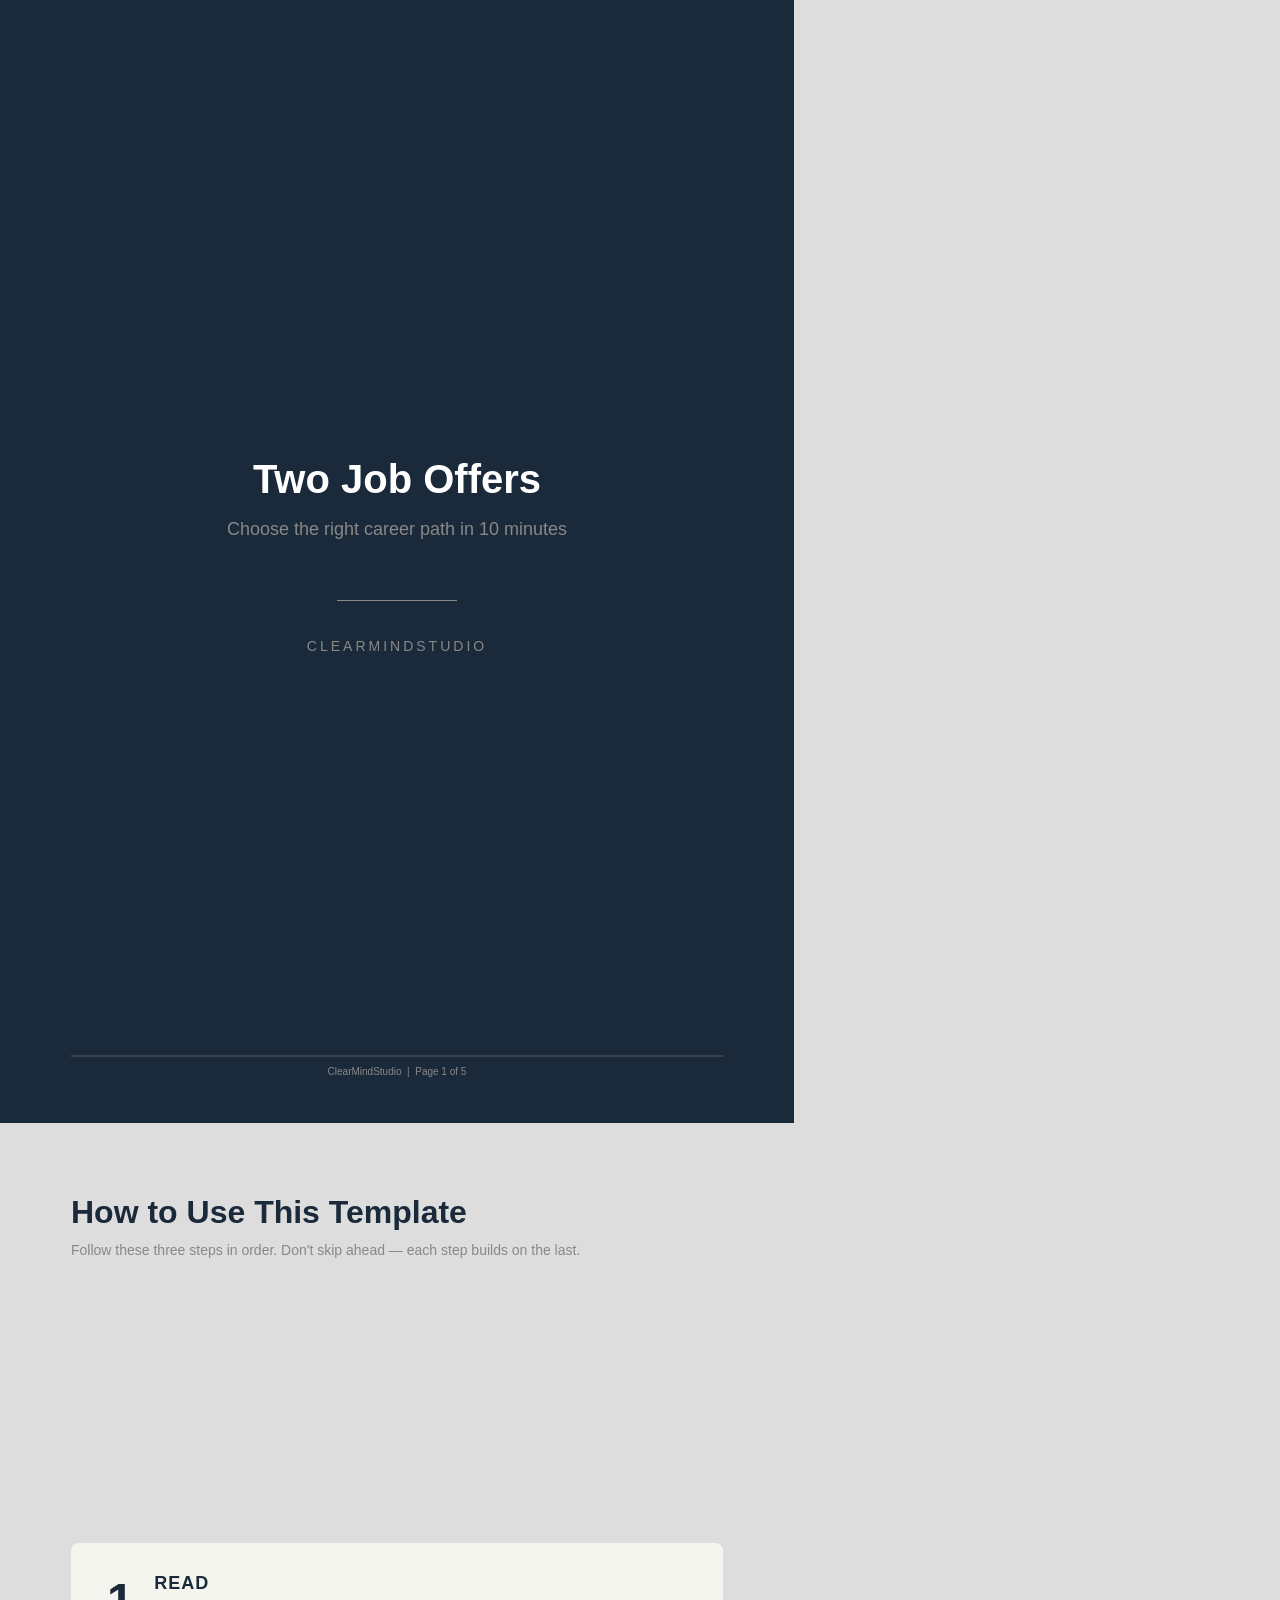
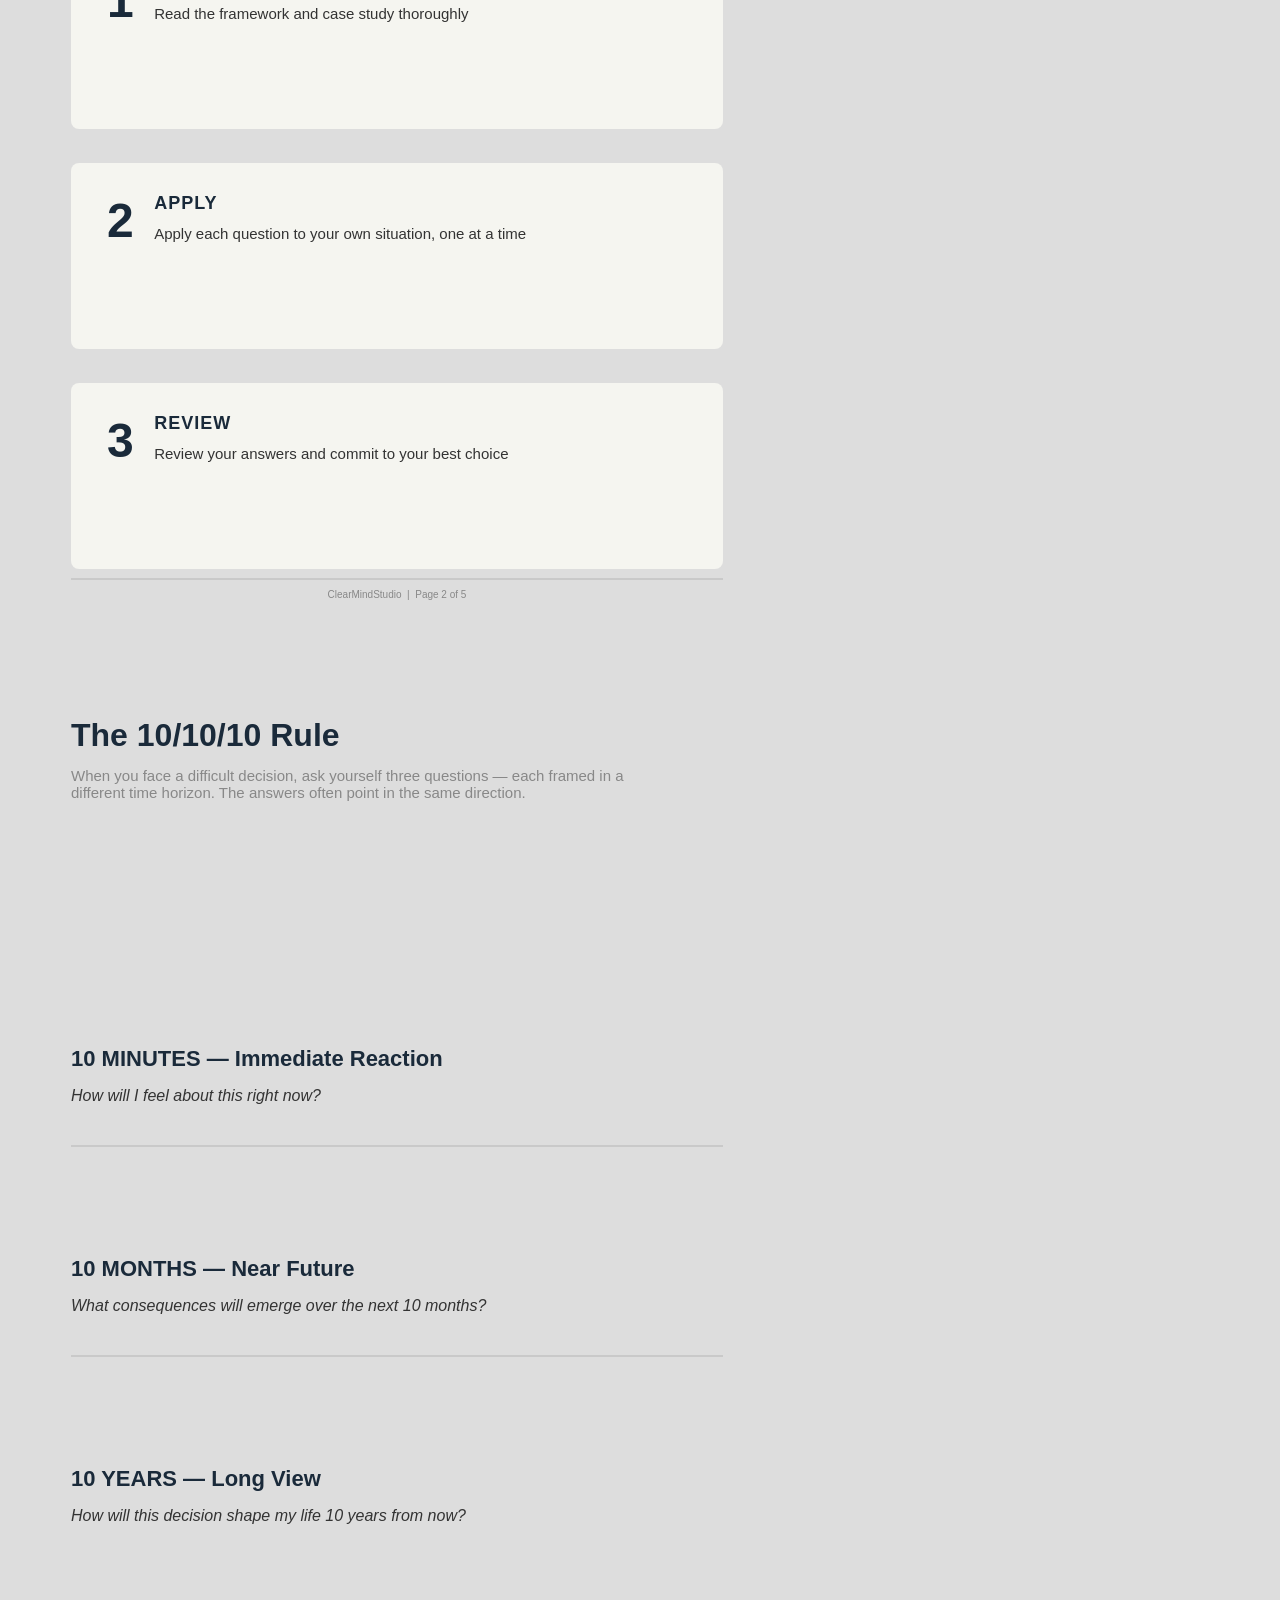
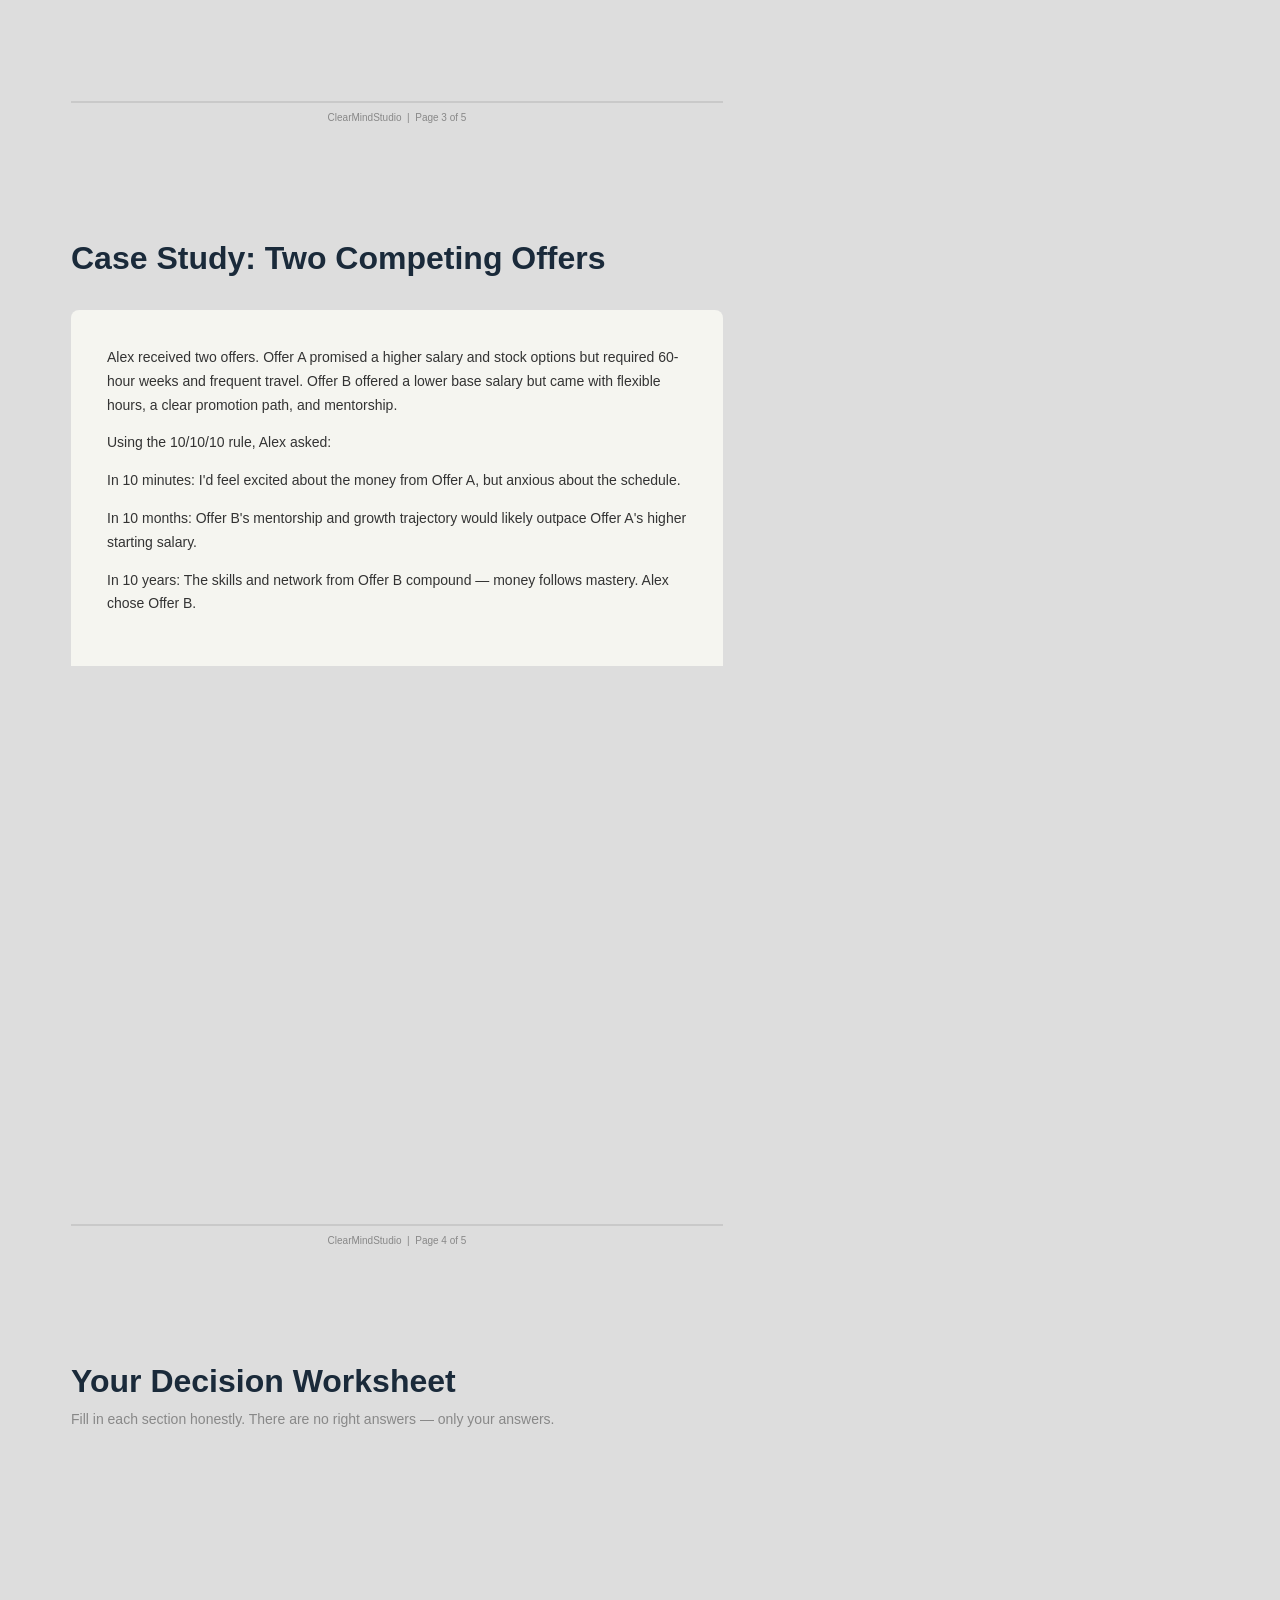
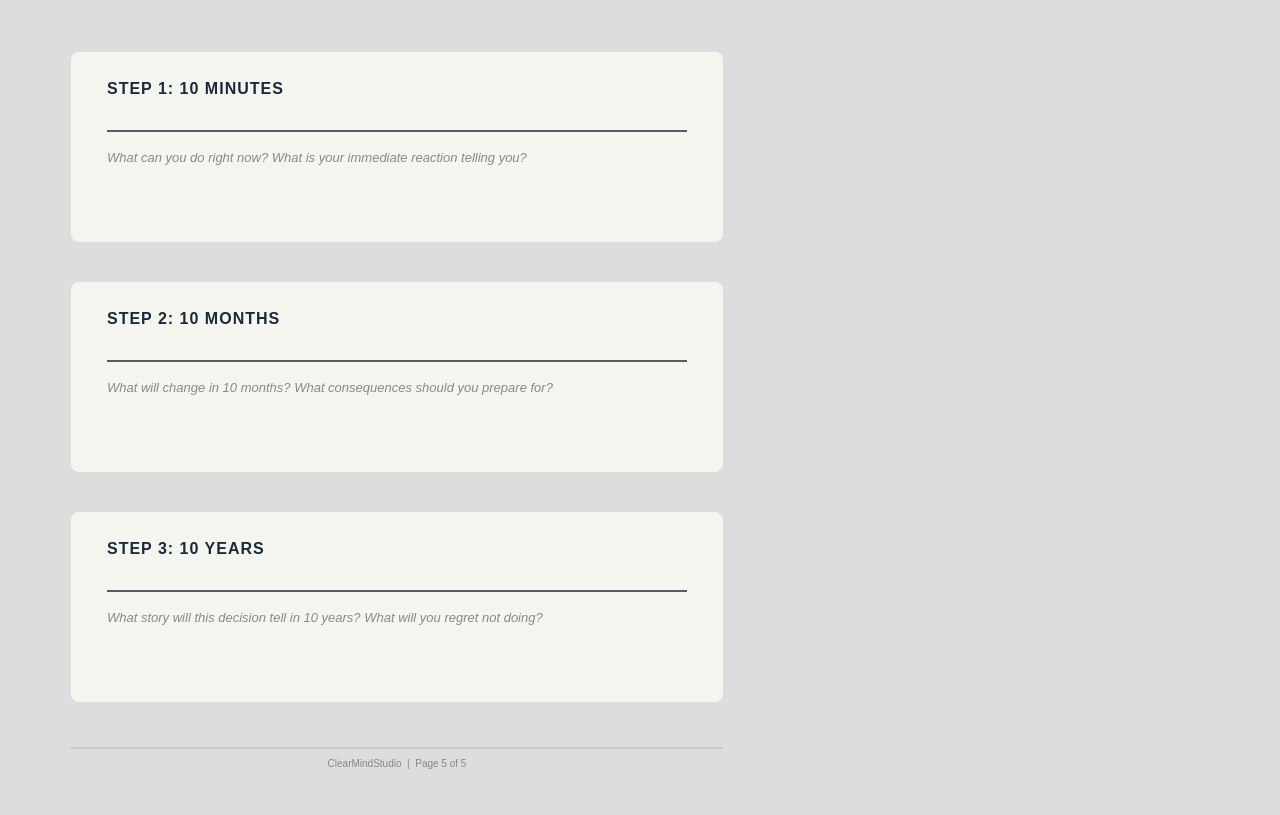
<file: sample-v2.html>
<!DOCTYPE html>
<html lang="en">
<head>
<meta charset="UTF-8">
<title>Two Job Offers — 10/10/10 Decision Toolkit | Clean Minimal</title>
<style>
@page { size: 794px 1123px; margin: 0; }
@media print { body { margin: 0; } }
* { box-sizing: border-box; }
body { margin: 0; padding: 0; background: #ddd; font-family: Inter, Helvetica, sans-serif; }
</style>
</head>
<body>
<div data-document-role="page" style="position:relative;width:794px;height:1123px;overflow:hidden;box-sizing:border-box;">
<svg width="794" height="1123" xmlns="http://www.w3.org/2000/svg" style="position:absolute;top:0;left:0;">
  <rect x="0" y="0" width="794" height="1123" fill="#1A2A3A" />
</svg>
<div style="display:flex;flex-direction:column;justify-content:center;align-items:center;height:100%;text-align:center;position:relative;z-index:1;">
  <h1 style="font-family:Inter, Helvetica, sans-serif;font-size:40px;font-weight:900;color:#FFFFFF;margin:0 0 16px;line-height:1.2;padding:0 80px;">Two Job Offers</h1>
  <p style="font-family:Inter, Helvetica, sans-serif;font-size:18px;color:#888888;margin:0 0 60px;padding:0 80px;">Choose the right career path in 10 minutes</p>
  <svg width="160" height="4" xmlns="http://www.w3.org/2000/svg" style="margin:0 auto 20px;">
    <rect x="20" y="0" width="120" height="1" fill="#888888" />
  </svg>
  <p style="font-family:Inter, Helvetica, sans-serif;font-size:14px;color:#888888;letter-spacing:3px;text-transform:uppercase;">ClearMindStudio</p>
</div>
<svg width="794" height="1123" xmlns="http://www.w3.org/2000/svg" style="position:absolute;top:0;left:0;pointer-events:none;">
  <line x1="71" y1="1056" x2="723" y2="1056" stroke="#888888" stroke-width="0.5"/>
</svg>
<div style="position:absolute;top:1066px;left:71px;width:652px;text-align:center;font-family:Inter, Helvetica, sans-serif;font-size:10px;color:#888888;">
  ClearMindStudio &nbsp;|&nbsp; Page 1 of 5
</div>
</div>
<div data-document-role="page" style="position:relative;width:794px;height:1123px;overflow:hidden;box-sizing:border-box;">
<h2 style="font-family:Inter, Helvetica, sans-serif;font-size:32px;font-weight:900;color:#1A2A3A;position:absolute;top:71px;left:71px;margin:0;">How to Use This Template</h2>
<p style="font-family:Inter, Helvetica, sans-serif;font-size:14px;color:#888888;position:absolute;top:119px;left:71px;margin:0;">Follow these three steps in order. Don't skip ahead — each step builds on the last.</p>
<div style="position:absolute;top:420px;left:71px;width:652px;min-height:180px;padding:30px 36px;box-sizing:border-box;">
      <svg width="652" height="186" xmlns="http://www.w3.org/2000/svg" style="position:absolute;top:0;left:0;">
        <rect x="0" y="0" width="652" height="186" fill="#F5F5F0" rx="8"/>
      </svg>
      <span style="font-family:Inter, Helvetica, sans-serif;font-size:48px;font-weight:900;color:#1A2A3A;position:relative;z-index:1;">1</span>
      <div style="display:inline-block;vertical-align:top;margin-left:16px;position:relative;z-index:1;width:532px;">
        <h3 style="font-family:Inter, Helvetica, sans-serif;font-size:18px;font-weight:700;color:#1A2A3A;margin:0 0 8px;text-transform:uppercase;letter-spacing:1px;">READ</h3>
        <p style="font-family:Inter, Helvetica, sans-serif;font-size:15px;color:#333333;margin:0;line-height:1.6;">Read the framework and case study thoroughly</p>
      </div>
    </div>
<div style="position:absolute;top:640px;left:71px;width:652px;min-height:180px;padding:30px 36px;box-sizing:border-box;">
      <svg width="652" height="186" xmlns="http://www.w3.org/2000/svg" style="position:absolute;top:0;left:0;">
        <rect x="0" y="0" width="652" height="186" fill="#F5F5F0" rx="8"/>
      </svg>
      <span style="font-family:Inter, Helvetica, sans-serif;font-size:48px;font-weight:900;color:#1A2A3A;position:relative;z-index:1;">2</span>
      <div style="display:inline-block;vertical-align:top;margin-left:16px;position:relative;z-index:1;width:532px;">
        <h3 style="font-family:Inter, Helvetica, sans-serif;font-size:18px;font-weight:700;color:#1A2A3A;margin:0 0 8px;text-transform:uppercase;letter-spacing:1px;">APPLY</h3>
        <p style="font-family:Inter, Helvetica, sans-serif;font-size:15px;color:#333333;margin:0;line-height:1.6;">Apply each question to your own situation, one at a time</p>
      </div>
    </div>
<div style="position:absolute;top:860px;left:71px;width:652px;min-height:180px;padding:30px 36px;box-sizing:border-box;">
      <svg width="652" height="186" xmlns="http://www.w3.org/2000/svg" style="position:absolute;top:0;left:0;">
        <rect x="0" y="0" width="652" height="186" fill="#F5F5F0" rx="8"/>
      </svg>
      <span style="font-family:Inter, Helvetica, sans-serif;font-size:48px;font-weight:900;color:#1A2A3A;position:relative;z-index:1;">3</span>
      <div style="display:inline-block;vertical-align:top;margin-left:16px;position:relative;z-index:1;width:532px;">
        <h3 style="font-family:Inter, Helvetica, sans-serif;font-size:18px;font-weight:700;color:#1A2A3A;margin:0 0 8px;text-transform:uppercase;letter-spacing:1px;">REVIEW</h3>
        <p style="font-family:Inter, Helvetica, sans-serif;font-size:15px;color:#333333;margin:0;line-height:1.6;">Review your answers and commit to your best choice</p>
      </div>
    </div>
<svg width="794" height="1123" xmlns="http://www.w3.org/2000/svg" style="position:absolute;top:0;left:0;pointer-events:none;">
  <line x1="71" y1="1056" x2="723" y2="1056" stroke="#888888" stroke-width="0.5"/>
</svg>
<div style="position:absolute;top:1066px;left:71px;width:652px;text-align:center;font-family:Inter, Helvetica, sans-serif;font-size:10px;color:#888888;">
  ClearMindStudio &nbsp;|&nbsp; Page 2 of 5
</div>
</div>
<div data-document-role="page" style="position:relative;width:794px;height:1123px;overflow:hidden;box-sizing:border-box;">
<h2 style="font-family:Inter, Helvetica, sans-serif;font-size:32px;font-weight:900;color:#1A2A3A;position:absolute;top:71px;left:71px;margin:0;">The 10/10/10 Rule</h2>
<p style="font-family:Inter, Helvetica, sans-serif;font-size:15px;color:#888888;position:absolute;top:121px;left:71px;margin:0;max-width:560px;">When you face a difficult decision, ask yourself three questions — each framed in a different time horizon. The answers often point in the same direction.</p>
<div style="position:absolute;top:400px;left:71px;width:652px;">
      <h3 style="font-family:Inter, Helvetica, sans-serif;font-size:22px;font-weight:700;color:#1A2A3A;margin:0 0 10px;">10 MINUTES — Immediate Reaction</h3>
      <p style="font-family:Inter, Helvetica, sans-serif;font-size:16px;color:#333333;margin:0 0 24px;line-height:1.7;font-style:italic;">How will I feel about this right now?</p>
      <svg width="652" height="2" xmlns="http://www.w3.org/2000/svg">
        <line x1="0" y1="1" x2="652" y2="1" stroke="#888888" stroke-width="0.5"/>
      </svg>
    </div>
<div style="position:absolute;top:610px;left:71px;width:652px;">
      <h3 style="font-family:Inter, Helvetica, sans-serif;font-size:22px;font-weight:700;color:#1A2A3A;margin:0 0 10px;">10 MONTHS — Near Future</h3>
      <p style="font-family:Inter, Helvetica, sans-serif;font-size:16px;color:#333333;margin:0 0 24px;line-height:1.7;font-style:italic;">What consequences will emerge over the next 10 months?</p>
      <svg width="652" height="2" xmlns="http://www.w3.org/2000/svg">
        <line x1="0" y1="1" x2="652" y2="1" stroke="#888888" stroke-width="0.5"/>
      </svg>
    </div>
<div style="position:absolute;top:820px;left:71px;width:652px;">
      <h3 style="font-family:Inter, Helvetica, sans-serif;font-size:22px;font-weight:700;color:#1A2A3A;margin:0 0 10px;">10 YEARS — Long View</h3>
      <p style="font-family:Inter, Helvetica, sans-serif;font-size:16px;color:#333333;margin:0 0 24px;line-height:1.7;font-style:italic;">How will this decision shape my life 10 years from now?</p>
      
    </div>
<svg width="794" height="1123" xmlns="http://www.w3.org/2000/svg" style="position:absolute;top:0;left:0;pointer-events:none;">
  <line x1="71" y1="1056" x2="723" y2="1056" stroke="#888888" stroke-width="0.5"/>
</svg>
<div style="position:absolute;top:1066px;left:71px;width:652px;text-align:center;font-family:Inter, Helvetica, sans-serif;font-size:10px;color:#888888;">
  ClearMindStudio &nbsp;|&nbsp; Page 3 of 5
</div>
</div>
<div data-document-role="page" style="position:relative;width:794px;height:1123px;overflow:hidden;box-sizing:border-box;">
<h2 style="font-family:Inter, Helvetica, sans-serif;font-size:32px;font-weight:900;color:#1A2A3A;position:absolute;top:71px;left:71px;margin:0;">Case Study: Two Competing Offers</h2>
<div style="position:absolute;top:141px;left:71px;width:652px;max-height:881px;padding:36px;box-sizing:border-box;overflow:hidden;">
  <svg width="652" height="881" xmlns="http://www.w3.org/2000/svg" style="position:absolute;top:0;left:0;">
    <rect x="0" y="0" width="652" height="881" fill="#F5F5F0" rx="8"/>
  </svg>
  <div style="position:relative;z-index:1;"><p style="font-family:Inter, Helvetica, sans-serif;font-size:14px;color:#333333;margin:0 0 14px;line-height:1.7;">Alex received two offers. Offer A promised a higher salary and stock options but required 60-hour weeks and frequent travel. Offer B offered a lower base salary but came with flexible hours, a clear promotion path, and mentorship.</p><p style="font-family:Inter, Helvetica, sans-serif;font-size:14px;color:#333333;margin:0 0 14px;line-height:1.7;">Using the 10/10/10 rule, Alex asked:</p><p style="font-family:Inter, Helvetica, sans-serif;font-size:14px;color:#333333;margin:0 0 14px;line-height:1.7;">In 10 minutes: I'd feel excited about the money from Offer A, but anxious about the schedule.</p><p style="font-family:Inter, Helvetica, sans-serif;font-size:14px;color:#333333;margin:0 0 14px;line-height:1.7;">In 10 months: Offer B's mentorship and growth trajectory would likely outpace Offer A's higher starting salary.</p><p style="font-family:Inter, Helvetica, sans-serif;font-size:14px;color:#333333;margin:0 0 14px;line-height:1.7;">In 10 years: The skills and network from Offer B compound — money follows mastery. Alex chose Offer B.</p></div>
</div>
<svg width="794" height="1123" xmlns="http://www.w3.org/2000/svg" style="position:absolute;top:0;left:0;pointer-events:none;">
  <line x1="71" y1="1056" x2="723" y2="1056" stroke="#888888" stroke-width="0.5"/>
</svg>
<div style="position:absolute;top:1066px;left:71px;width:652px;text-align:center;font-family:Inter, Helvetica, sans-serif;font-size:10px;color:#888888;">
  ClearMindStudio &nbsp;|&nbsp; Page 4 of 5
</div>
</div>
<div data-document-role="page" style="position:relative;width:794px;height:1123px;overflow:hidden;box-sizing:border-box;">
<h2 style="font-family:Inter, Helvetica, sans-serif;font-size:32px;font-weight:900;color:#1A2A3A;position:absolute;top:71px;left:71px;margin:0;">Your Decision Worksheet</h2>
<p style="font-family:Inter, Helvetica, sans-serif;font-size:14px;color:#888888;position:absolute;top:119px;left:71px;margin:0;">Fill in each section honestly. There are no right answers — only your answers.</p>
<div style="position:absolute;top:360px;left:71px;width:652px;min-height:190px;padding:28px 36px;box-sizing:border-box;">
      <svg width="652" height="190" xmlns="http://www.w3.org/2000/svg" style="position:absolute;top:0;left:0;">
        <rect x="0" y="0" width="652" height="190" fill="#F5F5F0" rx="8"/>
      </svg>
      <h3 style="font-family:Inter, Helvetica, sans-serif;font-size:16px;font-weight:700;color:#1A2A3A;margin:0 0 20px;letter-spacing:1px;position:relative;z-index:1;">STEP 1: 10 MINUTES</h3>
      <svg width="580" height="2" xmlns="http://www.w3.org/2000/svg" style="position:relative;z-index:1;">
        <line x1="0" y1="1" x2="580" y2="1" stroke="#1A2A3A" stroke-width="1.5"/>
      </svg>
      <p style="font-family:Inter, Helvetica, sans-serif;font-size:13px;color:#888888;margin:14px 0 0;font-style:italic;position:relative;z-index:1;">What can you do right now? What is your immediate reaction telling you?</p>
    </div>
<div style="position:absolute;top:590px;left:71px;width:652px;min-height:190px;padding:28px 36px;box-sizing:border-box;">
      <svg width="652" height="190" xmlns="http://www.w3.org/2000/svg" style="position:absolute;top:0;left:0;">
        <rect x="0" y="0" width="652" height="190" fill="#F5F5F0" rx="8"/>
      </svg>
      <h3 style="font-family:Inter, Helvetica, sans-serif;font-size:16px;font-weight:700;color:#1A2A3A;margin:0 0 20px;letter-spacing:1px;position:relative;z-index:1;">STEP 2: 10 MONTHS</h3>
      <svg width="580" height="2" xmlns="http://www.w3.org/2000/svg" style="position:relative;z-index:1;">
        <line x1="0" y1="1" x2="580" y2="1" stroke="#1A2A3A" stroke-width="1.5"/>
      </svg>
      <p style="font-family:Inter, Helvetica, sans-serif;font-size:13px;color:#888888;margin:14px 0 0;font-style:italic;position:relative;z-index:1;">What will change in 10 months? What consequences should you prepare for?</p>
    </div>
<div style="position:absolute;top:820px;left:71px;width:652px;min-height:190px;padding:28px 36px;box-sizing:border-box;">
      <svg width="652" height="190" xmlns="http://www.w3.org/2000/svg" style="position:absolute;top:0;left:0;">
        <rect x="0" y="0" width="652" height="190" fill="#F5F5F0" rx="8"/>
      </svg>
      <h3 style="font-family:Inter, Helvetica, sans-serif;font-size:16px;font-weight:700;color:#1A2A3A;margin:0 0 20px;letter-spacing:1px;position:relative;z-index:1;">STEP 3: 10 YEARS</h3>
      <svg width="580" height="2" xmlns="http://www.w3.org/2000/svg" style="position:relative;z-index:1;">
        <line x1="0" y1="1" x2="580" y2="1" stroke="#1A2A3A" stroke-width="1.5"/>
      </svg>
      <p style="font-family:Inter, Helvetica, sans-serif;font-size:13px;color:#888888;margin:14px 0 0;font-style:italic;position:relative;z-index:1;">What story will this decision tell in 10 years? What will you regret not doing?</p>
    </div>
<svg width="794" height="1123" xmlns="http://www.w3.org/2000/svg" style="position:absolute;top:0;left:0;pointer-events:none;">
  <line x1="71" y1="1056" x2="723" y2="1056" stroke="#888888" stroke-width="0.5"/>
</svg>
<div style="position:absolute;top:1066px;left:71px;width:652px;text-align:center;font-family:Inter, Helvetica, sans-serif;font-size:10px;color:#888888;">
  ClearMindStudio &nbsp;|&nbsp; Page 5 of 5
</div>
</div>
</body>
</html>
</file>
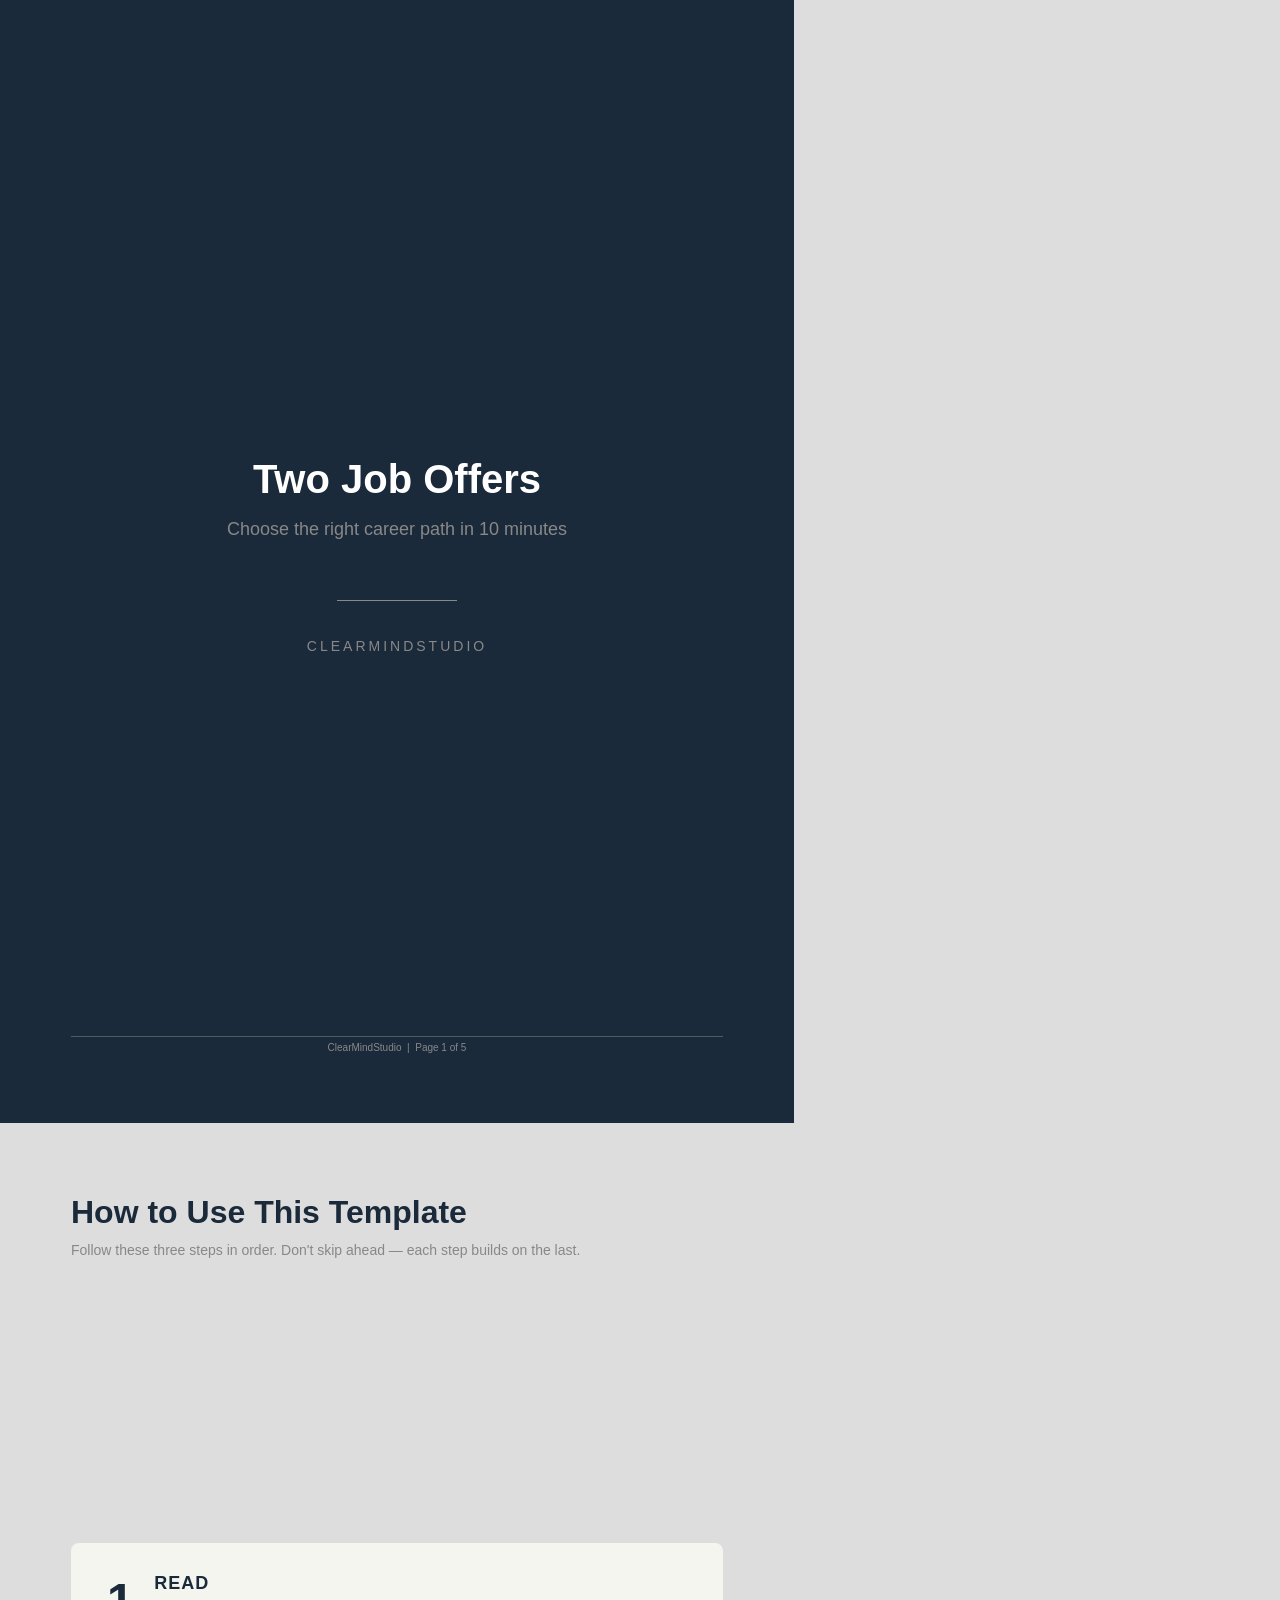
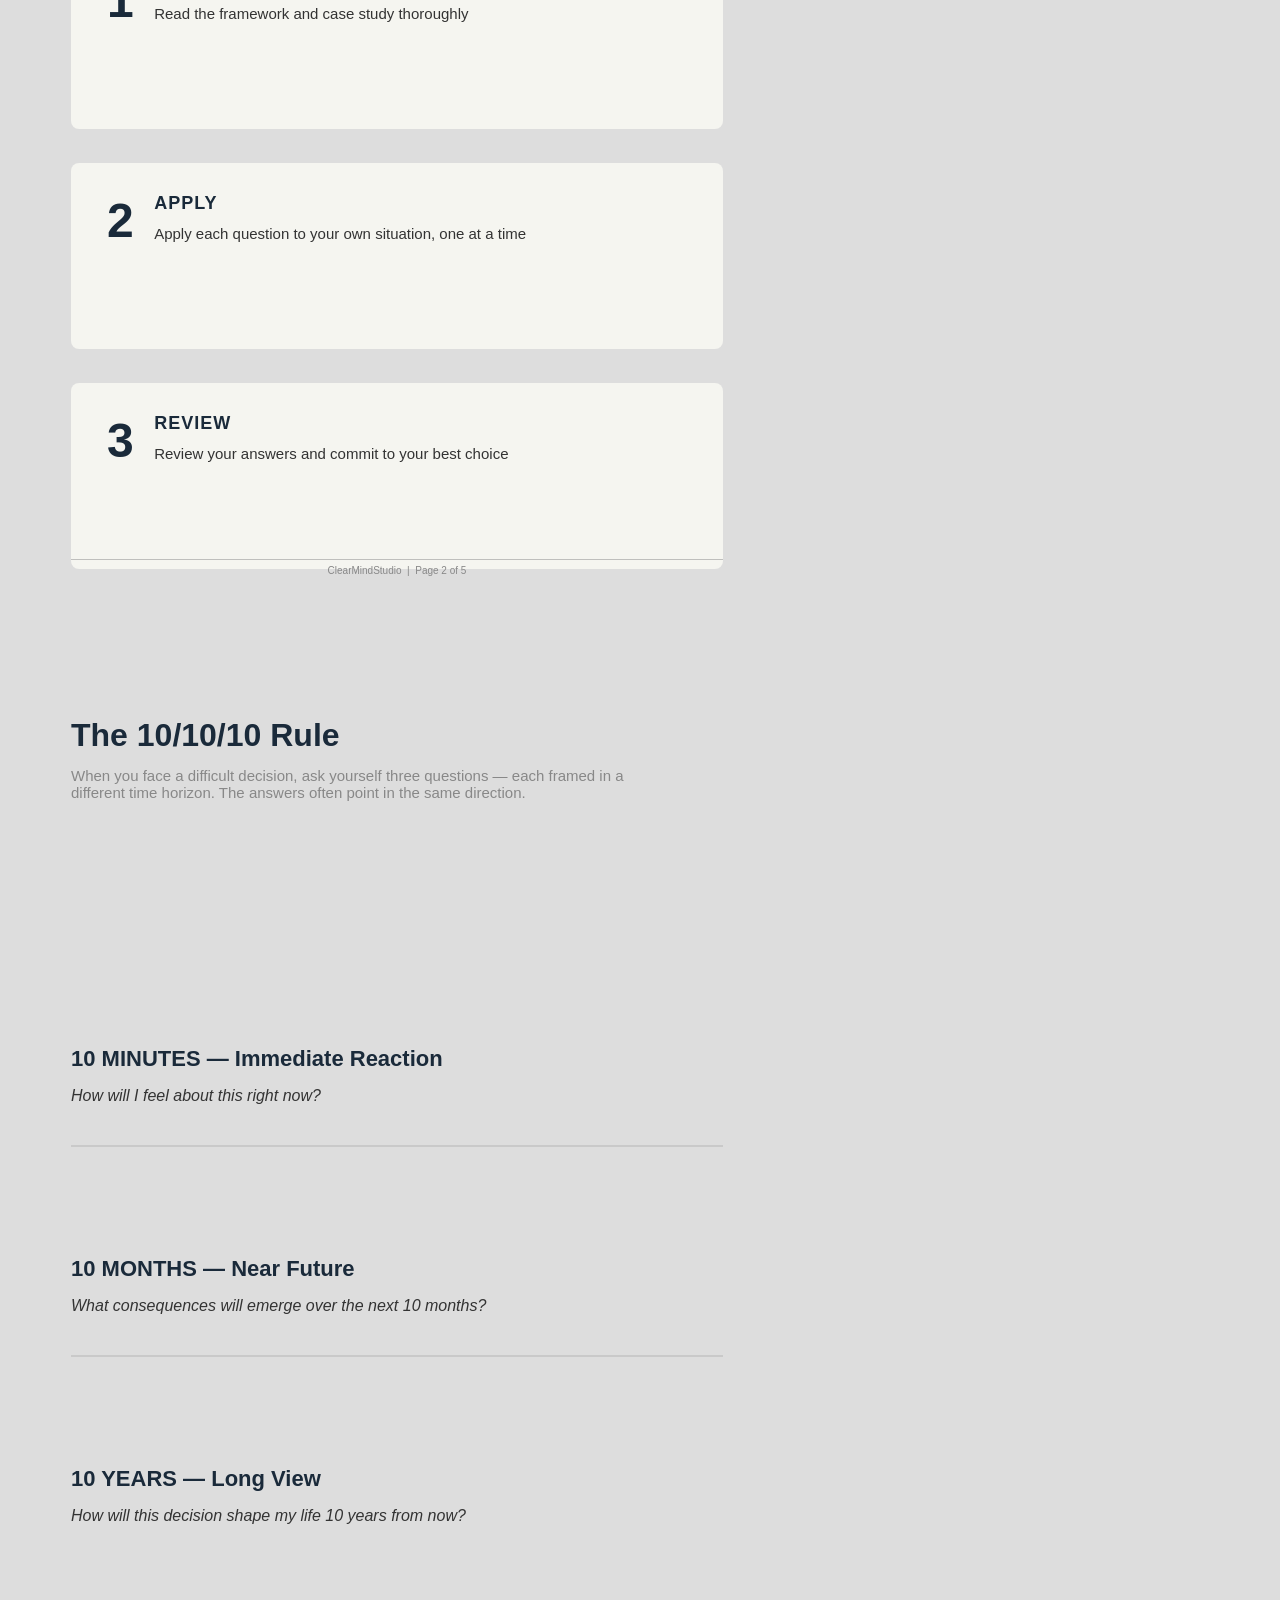
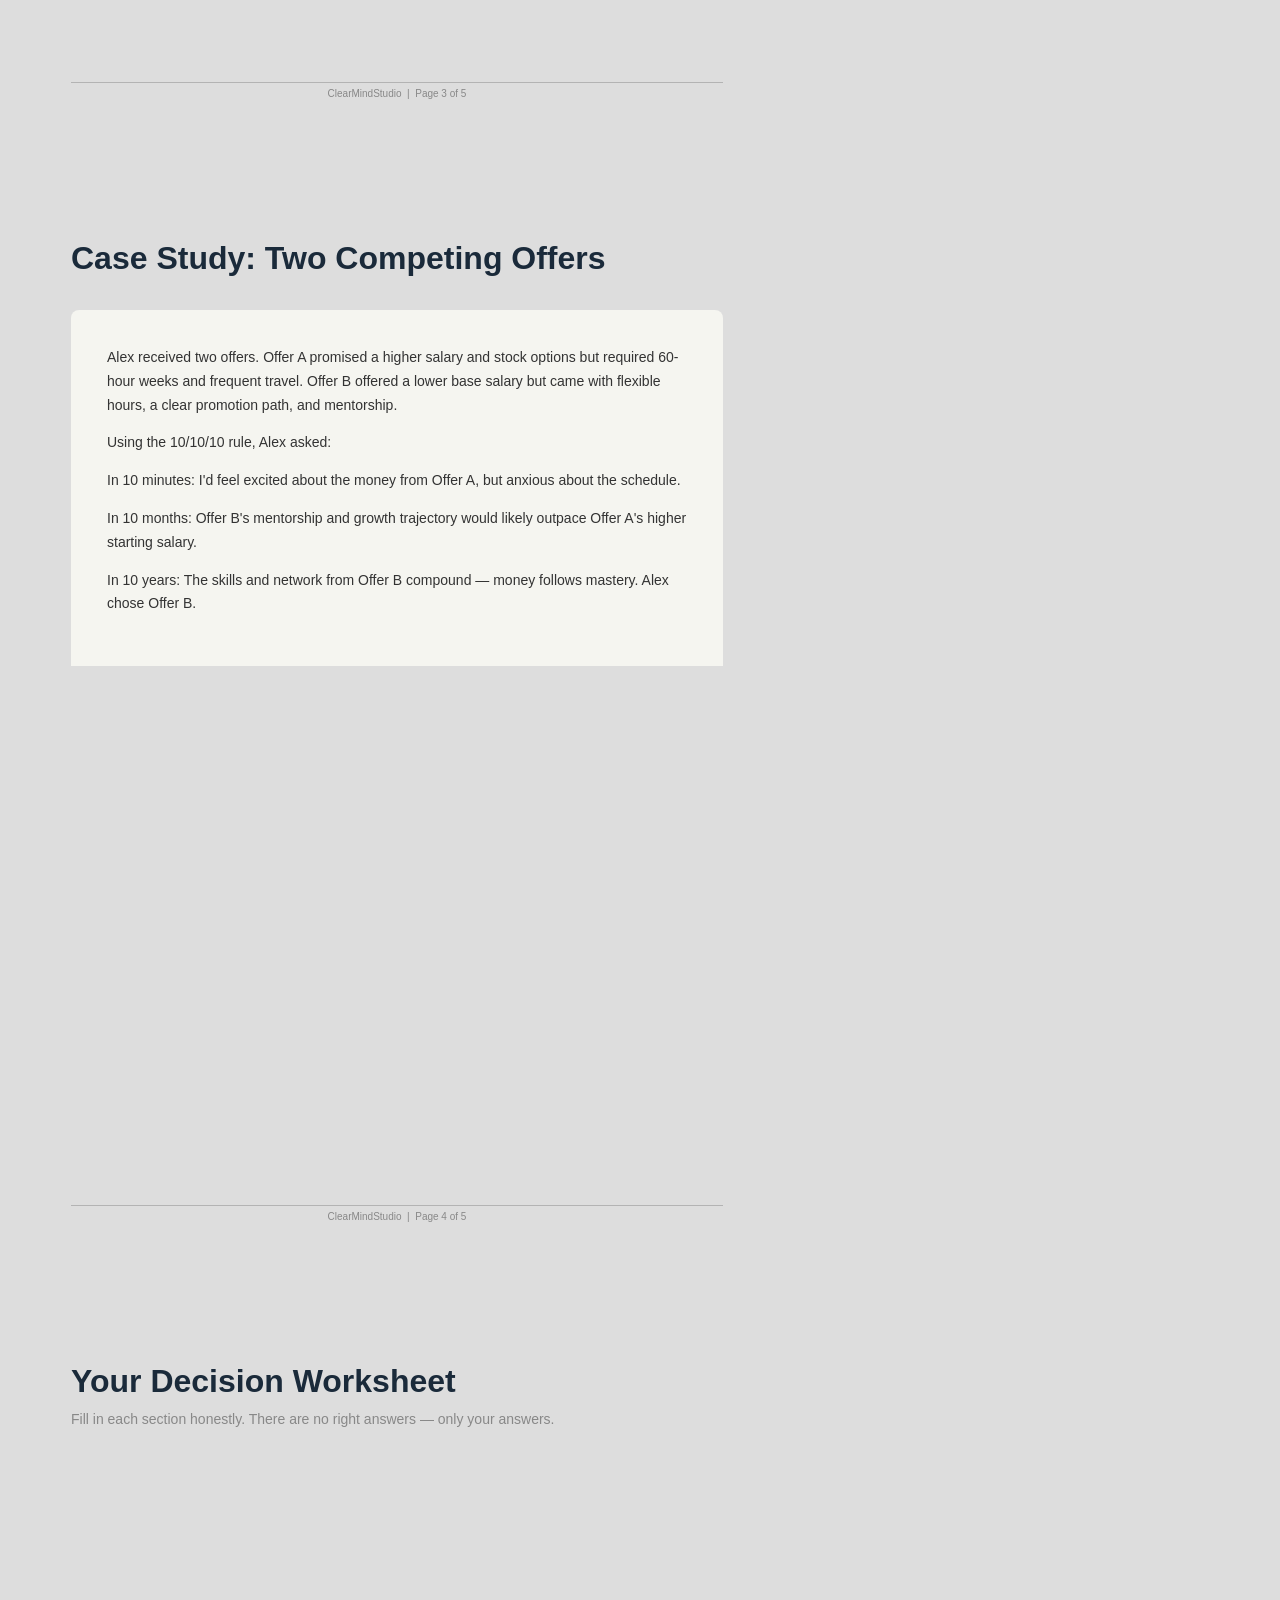
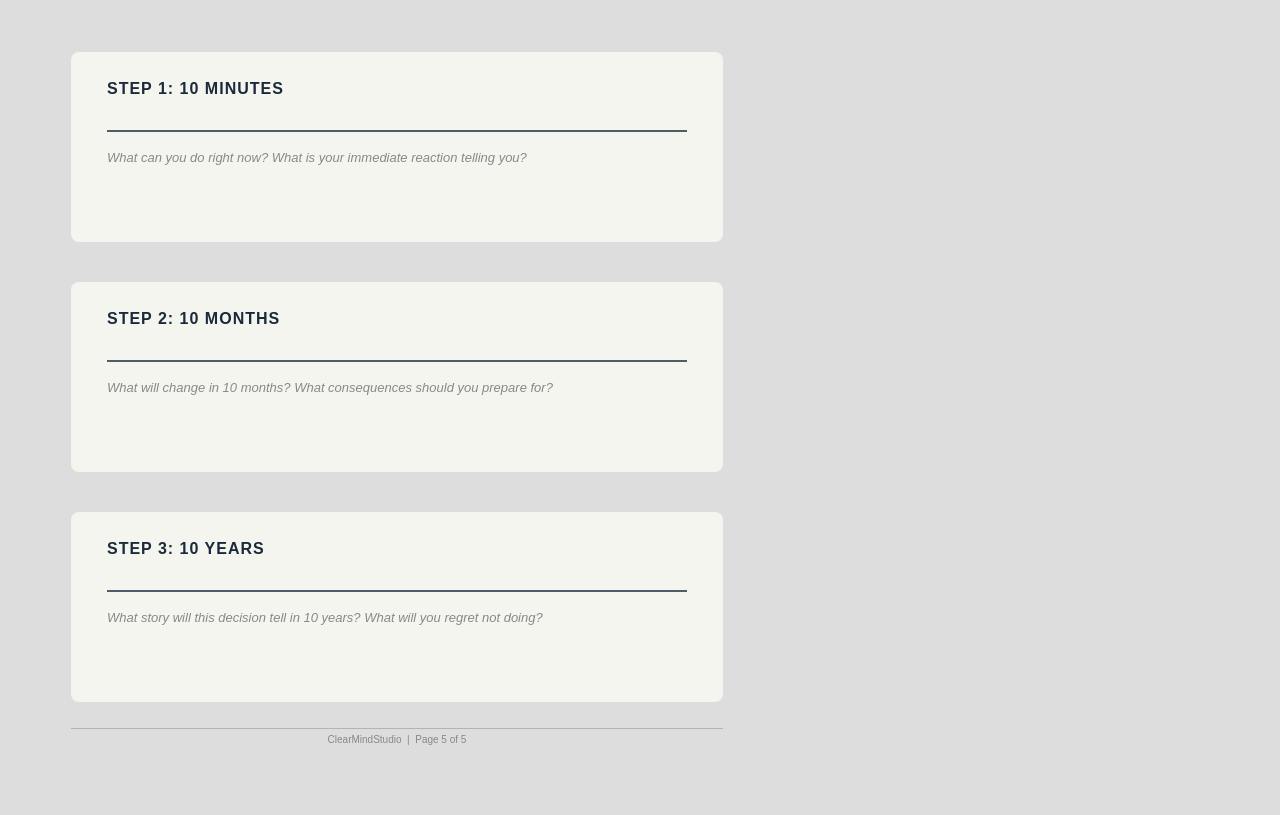
<file: sample-v3.html>
<!DOCTYPE html>
<html lang="en">
<head>
<meta charset="UTF-8">
<title>Two Job Offers — 10/10/10 Decision Toolkit | Clean Minimal</title>
<style>
@page { size: 794px 1123px; margin: 0; }
@media print { body { margin: 0; } }
* { box-sizing: border-box; }
body { margin: 0; padding: 0; background: #ddd; font-family: Inter, Helvetica, sans-serif; }
</style>
</head>
<body>
<div data-document-role="page" style="position:relative;width:794px;height:1123px;overflow:hidden;box-sizing:border-box;">
<svg width="794" height="1123" xmlns="http://www.w3.org/2000/svg" style="position:absolute;top:0;left:0;">
  <rect x="0" y="0" width="794" height="1123" fill="#1A2A3A" />
</svg>
<div style="display:flex;flex-direction:column;justify-content:center;align-items:center;height:100%;text-align:center;position:relative;z-index:1;">
  <h1 style="font-family:Inter, Helvetica, sans-serif;font-size:40px;font-weight:900;color:#FFFFFF;margin:0 0 16px;line-height:1.2;padding:0 80px;">Two Job Offers</h1>
  <p style="font-family:Inter, Helvetica, sans-serif;font-size:18px;color:#888888;margin:0 0 60px;padding:0 80px;">Choose the right career path in 10 minutes</p>
  <svg width="160" height="4" xmlns="http://www.w3.org/2000/svg" style="margin:0 auto 20px;">
    <rect x="20" y="0" width="120" height="1" fill="#888888" />
  </svg>
  <p style="font-family:Inter, Helvetica, sans-serif;font-size:14px;color:#888888;letter-spacing:3px;text-transform:uppercase;">ClearMindStudio</p>
</div>
<svg width="652" height="1" xmlns="http://www.w3.org/2000/svg" style="position:absolute;top:1036px;left:71px;">
  <line x1="0" y1="0.5" x2="652" y2="0.5" stroke="#888888" stroke-width="0.5"/>
</svg>
<div style="position:absolute;top:1042px;left:71px;width:652px;text-align:center;font-family:Inter, Helvetica, sans-serif;font-size:10px;color:#888888;">
  ClearMindStudio &nbsp;|&nbsp; Page 1 of 5
</div>
</div>
<div data-document-role="page" style="position:relative;width:794px;height:1123px;overflow:hidden;box-sizing:border-box;">

<h2 style="font-family:Inter, Helvetica, sans-serif;font-size:32px;font-weight:900;color:#1A2A3A;position:absolute;top:71px;left:71px;margin:0;">How to Use This Template</h2>
<p style="font-family:Inter, Helvetica, sans-serif;font-size:14px;color:#888888;position:absolute;top:119px;left:71px;margin:0;">Follow these three steps in order. Don't skip ahead — each step builds on the last.</p>
<div style="position:absolute;top:420px;left:71px;width:652px;min-height:180px;padding:30px 36px;box-sizing:border-box;">
      <svg width="652" height="186" xmlns="http://www.w3.org/2000/svg" style="position:absolute;top:0;left:0;">
        <rect x="0" y="0" width="652" height="186" fill="#F5F5F0" rx="8"/>
      </svg>
      <span style="font-family:Inter, Helvetica, sans-serif;font-size:48px;font-weight:900;color:#1A2A3A;position:relative;z-index:1;">1</span>
      <div style="display:inline-block;vertical-align:top;margin-left:16px;position:relative;z-index:1;width:532px;">
        <h3 style="font-family:Inter, Helvetica, sans-serif;font-size:18px;font-weight:700;color:#1A2A3A;margin:0 0 8px;text-transform:uppercase;letter-spacing:1px;">READ</h3>
        <p style="font-family:Inter, Helvetica, sans-serif;font-size:15px;color:#333333;margin:0;line-height:1.6;">Read the framework and case study thoroughly</p>
      </div>
    </div>
<div style="position:absolute;top:640px;left:71px;width:652px;min-height:180px;padding:30px 36px;box-sizing:border-box;">
      <svg width="652" height="186" xmlns="http://www.w3.org/2000/svg" style="position:absolute;top:0;left:0;">
        <rect x="0" y="0" width="652" height="186" fill="#F5F5F0" rx="8"/>
      </svg>
      <span style="font-family:Inter, Helvetica, sans-serif;font-size:48px;font-weight:900;color:#1A2A3A;position:relative;z-index:1;">2</span>
      <div style="display:inline-block;vertical-align:top;margin-left:16px;position:relative;z-index:1;width:532px;">
        <h3 style="font-family:Inter, Helvetica, sans-serif;font-size:18px;font-weight:700;color:#1A2A3A;margin:0 0 8px;text-transform:uppercase;letter-spacing:1px;">APPLY</h3>
        <p style="font-family:Inter, Helvetica, sans-serif;font-size:15px;color:#333333;margin:0;line-height:1.6;">Apply each question to your own situation, one at a time</p>
      </div>
    </div>
<div style="position:absolute;top:860px;left:71px;width:652px;min-height:180px;padding:30px 36px;box-sizing:border-box;">
      <svg width="652" height="186" xmlns="http://www.w3.org/2000/svg" style="position:absolute;top:0;left:0;">
        <rect x="0" y="0" width="652" height="186" fill="#F5F5F0" rx="8"/>
      </svg>
      <span style="font-family:Inter, Helvetica, sans-serif;font-size:48px;font-weight:900;color:#1A2A3A;position:relative;z-index:1;">3</span>
      <div style="display:inline-block;vertical-align:top;margin-left:16px;position:relative;z-index:1;width:532px;">
        <h3 style="font-family:Inter, Helvetica, sans-serif;font-size:18px;font-weight:700;color:#1A2A3A;margin:0 0 8px;text-transform:uppercase;letter-spacing:1px;">REVIEW</h3>
        <p style="font-family:Inter, Helvetica, sans-serif;font-size:15px;color:#333333;margin:0;line-height:1.6;">Review your answers and commit to your best choice</p>
      </div>
    </div>
<svg width="652" height="1" xmlns="http://www.w3.org/2000/svg" style="position:absolute;top:1036px;left:71px;">
  <line x1="0" y1="0.5" x2="652" y2="0.5" stroke="#888888" stroke-width="0.5"/>
</svg>
<div style="position:absolute;top:1042px;left:71px;width:652px;text-align:center;font-family:Inter, Helvetica, sans-serif;font-size:10px;color:#888888;">
  ClearMindStudio &nbsp;|&nbsp; Page 2 of 5
</div>
</div>
<div data-document-role="page" style="position:relative;width:794px;height:1123px;overflow:hidden;box-sizing:border-box;">

<h2 style="font-family:Inter, Helvetica, sans-serif;font-size:32px;font-weight:900;color:#1A2A3A;position:absolute;top:71px;left:71px;margin:0;">The 10/10/10 Rule</h2>
<p style="font-family:Inter, Helvetica, sans-serif;font-size:15px;color:#888888;position:absolute;top:121px;left:71px;margin:0;max-width:560px;">When you face a difficult decision, ask yourself three questions — each framed in a different time horizon. The answers often point in the same direction.</p>
<div style="position:absolute;top:400px;left:71px;width:652px;">
      <h3 style="font-family:Inter, Helvetica, sans-serif;font-size:22px;font-weight:700;color:#1A2A3A;margin:0 0 10px;">10 MINUTES — Immediate Reaction</h3>
      <p style="font-family:Inter, Helvetica, sans-serif;font-size:16px;color:#333333;margin:0 0 24px;line-height:1.7;font-style:italic;">How will I feel about this right now?</p>
      <svg width="652" height="2" xmlns="http://www.w3.org/2000/svg">
        <line x1="0" y1="1" x2="652" y2="1" stroke="#888888" stroke-width="0.5"/>
      </svg>
    </div>
<div style="position:absolute;top:610px;left:71px;width:652px;">
      <h3 style="font-family:Inter, Helvetica, sans-serif;font-size:22px;font-weight:700;color:#1A2A3A;margin:0 0 10px;">10 MONTHS — Near Future</h3>
      <p style="font-family:Inter, Helvetica, sans-serif;font-size:16px;color:#333333;margin:0 0 24px;line-height:1.7;font-style:italic;">What consequences will emerge over the next 10 months?</p>
      <svg width="652" height="2" xmlns="http://www.w3.org/2000/svg">
        <line x1="0" y1="1" x2="652" y2="1" stroke="#888888" stroke-width="0.5"/>
      </svg>
    </div>
<div style="position:absolute;top:820px;left:71px;width:652px;">
      <h3 style="font-family:Inter, Helvetica, sans-serif;font-size:22px;font-weight:700;color:#1A2A3A;margin:0 0 10px;">10 YEARS — Long View</h3>
      <p style="font-family:Inter, Helvetica, sans-serif;font-size:16px;color:#333333;margin:0 0 24px;line-height:1.7;font-style:italic;">How will this decision shape my life 10 years from now?</p>
      
    </div>
<svg width="652" height="1" xmlns="http://www.w3.org/2000/svg" style="position:absolute;top:1036px;left:71px;">
  <line x1="0" y1="0.5" x2="652" y2="0.5" stroke="#888888" stroke-width="0.5"/>
</svg>
<div style="position:absolute;top:1042px;left:71px;width:652px;text-align:center;font-family:Inter, Helvetica, sans-serif;font-size:10px;color:#888888;">
  ClearMindStudio &nbsp;|&nbsp; Page 3 of 5
</div>
</div>
<div data-document-role="page" style="position:relative;width:794px;height:1123px;overflow:hidden;box-sizing:border-box;">

<h2 style="font-family:Inter, Helvetica, sans-serif;font-size:32px;font-weight:900;color:#1A2A3A;position:absolute;top:71px;left:71px;margin:0;">Case Study: Two Competing Offers</h2>
<div style="position:absolute;top:141px;left:71px;width:652px;max-height:881px;padding:36px;box-sizing:border-box;overflow:hidden;">
  <svg width="652" height="881" xmlns="http://www.w3.org/2000/svg" style="position:absolute;top:0;left:0;">
    <rect x="0" y="0" width="652" height="881" fill="#F5F5F0" rx="8"/>
  </svg>
  <div style="position:relative;z-index:1;"><p style="font-family:Inter, Helvetica, sans-serif;font-size:14px;color:#333333;margin:0 0 14px;line-height:1.7;">Alex received two offers. Offer A promised a higher salary and stock options but required 60-hour weeks and frequent travel. Offer B offered a lower base salary but came with flexible hours, a clear promotion path, and mentorship.</p><p style="font-family:Inter, Helvetica, sans-serif;font-size:14px;color:#333333;margin:0 0 14px;line-height:1.7;">Using the 10/10/10 rule, Alex asked:</p><p style="font-family:Inter, Helvetica, sans-serif;font-size:14px;color:#333333;margin:0 0 14px;line-height:1.7;">In 10 minutes: I'd feel excited about the money from Offer A, but anxious about the schedule.</p><p style="font-family:Inter, Helvetica, sans-serif;font-size:14px;color:#333333;margin:0 0 14px;line-height:1.7;">In 10 months: Offer B's mentorship and growth trajectory would likely outpace Offer A's higher starting salary.</p><p style="font-family:Inter, Helvetica, sans-serif;font-size:14px;color:#333333;margin:0 0 14px;line-height:1.7;">In 10 years: The skills and network from Offer B compound — money follows mastery. Alex chose Offer B.</p></div>
</div>
<svg width="652" height="1" xmlns="http://www.w3.org/2000/svg" style="position:absolute;top:1036px;left:71px;">
  <line x1="0" y1="0.5" x2="652" y2="0.5" stroke="#888888" stroke-width="0.5"/>
</svg>
<div style="position:absolute;top:1042px;left:71px;width:652px;text-align:center;font-family:Inter, Helvetica, sans-serif;font-size:10px;color:#888888;">
  ClearMindStudio &nbsp;|&nbsp; Page 4 of 5
</div>
</div>
<div data-document-role="page" style="position:relative;width:794px;height:1123px;overflow:hidden;box-sizing:border-box;">

<h2 style="font-family:Inter, Helvetica, sans-serif;font-size:32px;font-weight:900;color:#1A2A3A;position:absolute;top:71px;left:71px;margin:0;">Your Decision Worksheet</h2>
<p style="font-family:Inter, Helvetica, sans-serif;font-size:14px;color:#888888;position:absolute;top:119px;left:71px;margin:0;">Fill in each section honestly. There are no right answers — only your answers.</p>
<div style="position:absolute;top:360px;left:71px;width:652px;min-height:190px;padding:28px 36px;box-sizing:border-box;">
      <svg width="652" height="190" xmlns="http://www.w3.org/2000/svg" style="position:absolute;top:0;left:0;">
        <rect x="0" y="0" width="652" height="190" fill="#F5F5F0" rx="8"/>
      </svg>
      <h3 style="font-family:Inter, Helvetica, sans-serif;font-size:16px;font-weight:700;color:#1A2A3A;margin:0 0 20px;letter-spacing:1px;position:relative;z-index:1;">STEP 1: 10 MINUTES</h3>
      <svg width="580" height="2" xmlns="http://www.w3.org/2000/svg" style="position:relative;z-index:1;">
        <line x1="0" y1="1" x2="580" y2="1" stroke="#1A2A3A" stroke-width="1.5"/>
      </svg>
      <p style="font-family:Inter, Helvetica, sans-serif;font-size:13px;color:#888888;margin:14px 0 0;font-style:italic;position:relative;z-index:1;">What can you do right now? What is your immediate reaction telling you?</p>
    </div>
<div style="position:absolute;top:590px;left:71px;width:652px;min-height:190px;padding:28px 36px;box-sizing:border-box;">
      <svg width="652" height="190" xmlns="http://www.w3.org/2000/svg" style="position:absolute;top:0;left:0;">
        <rect x="0" y="0" width="652" height="190" fill="#F5F5F0" rx="8"/>
      </svg>
      <h3 style="font-family:Inter, Helvetica, sans-serif;font-size:16px;font-weight:700;color:#1A2A3A;margin:0 0 20px;letter-spacing:1px;position:relative;z-index:1;">STEP 2: 10 MONTHS</h3>
      <svg width="580" height="2" xmlns="http://www.w3.org/2000/svg" style="position:relative;z-index:1;">
        <line x1="0" y1="1" x2="580" y2="1" stroke="#1A2A3A" stroke-width="1.5"/>
      </svg>
      <p style="font-family:Inter, Helvetica, sans-serif;font-size:13px;color:#888888;margin:14px 0 0;font-style:italic;position:relative;z-index:1;">What will change in 10 months? What consequences should you prepare for?</p>
    </div>
<div style="position:absolute;top:820px;left:71px;width:652px;min-height:190px;padding:28px 36px;box-sizing:border-box;">
      <svg width="652" height="190" xmlns="http://www.w3.org/2000/svg" style="position:absolute;top:0;left:0;">
        <rect x="0" y="0" width="652" height="190" fill="#F5F5F0" rx="8"/>
      </svg>
      <h3 style="font-family:Inter, Helvetica, sans-serif;font-size:16px;font-weight:700;color:#1A2A3A;margin:0 0 20px;letter-spacing:1px;position:relative;z-index:1;">STEP 3: 10 YEARS</h3>
      <svg width="580" height="2" xmlns="http://www.w3.org/2000/svg" style="position:relative;z-index:1;">
        <line x1="0" y1="1" x2="580" y2="1" stroke="#1A2A3A" stroke-width="1.5"/>
      </svg>
      <p style="font-family:Inter, Helvetica, sans-serif;font-size:13px;color:#888888;margin:14px 0 0;font-style:italic;position:relative;z-index:1;">What story will this decision tell in 10 years? What will you regret not doing?</p>
    </div>
<svg width="652" height="1" xmlns="http://www.w3.org/2000/svg" style="position:absolute;top:1036px;left:71px;">
  <line x1="0" y1="0.5" x2="652" y2="0.5" stroke="#888888" stroke-width="0.5"/>
</svg>
<div style="position:absolute;top:1042px;left:71px;width:652px;text-align:center;font-family:Inter, Helvetica, sans-serif;font-size:10px;color:#888888;">
  ClearMindStudio &nbsp;|&nbsp; Page 5 of 5
</div>
</div>
</body>
</html>
</file>
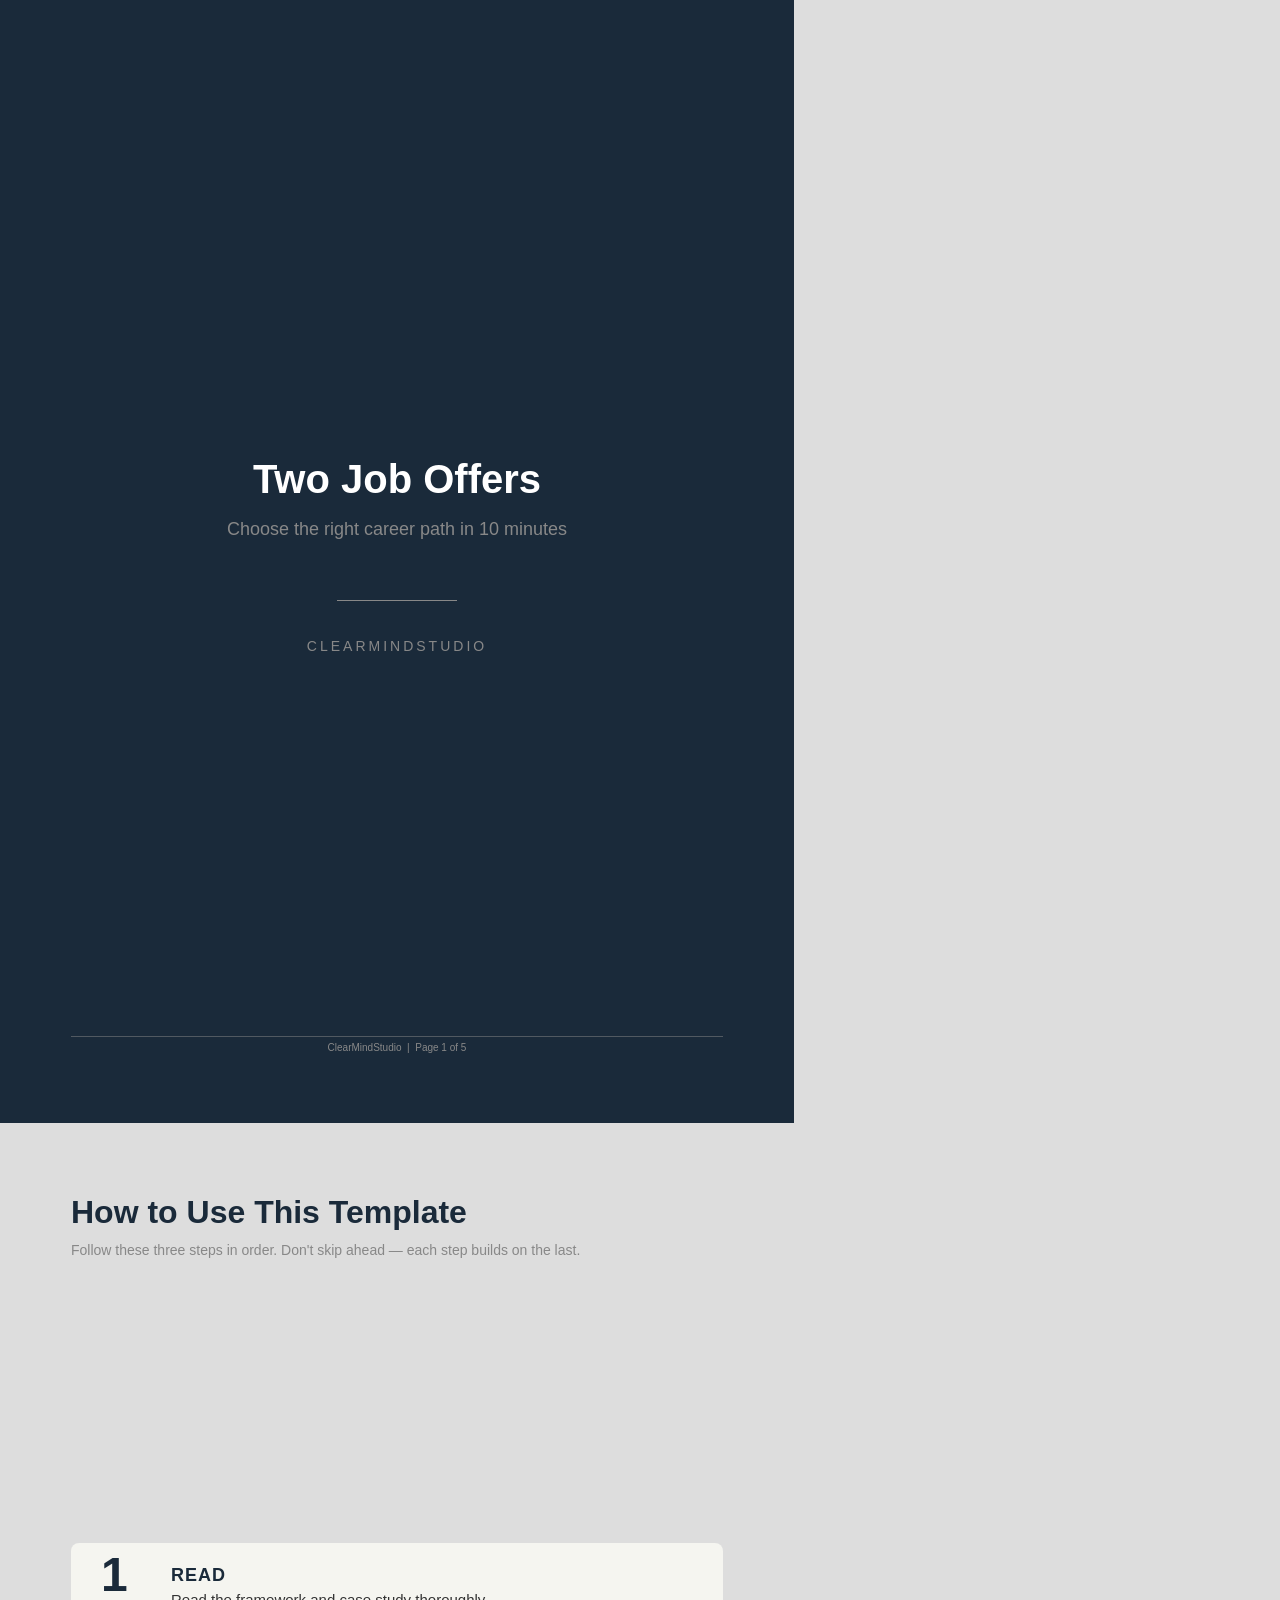
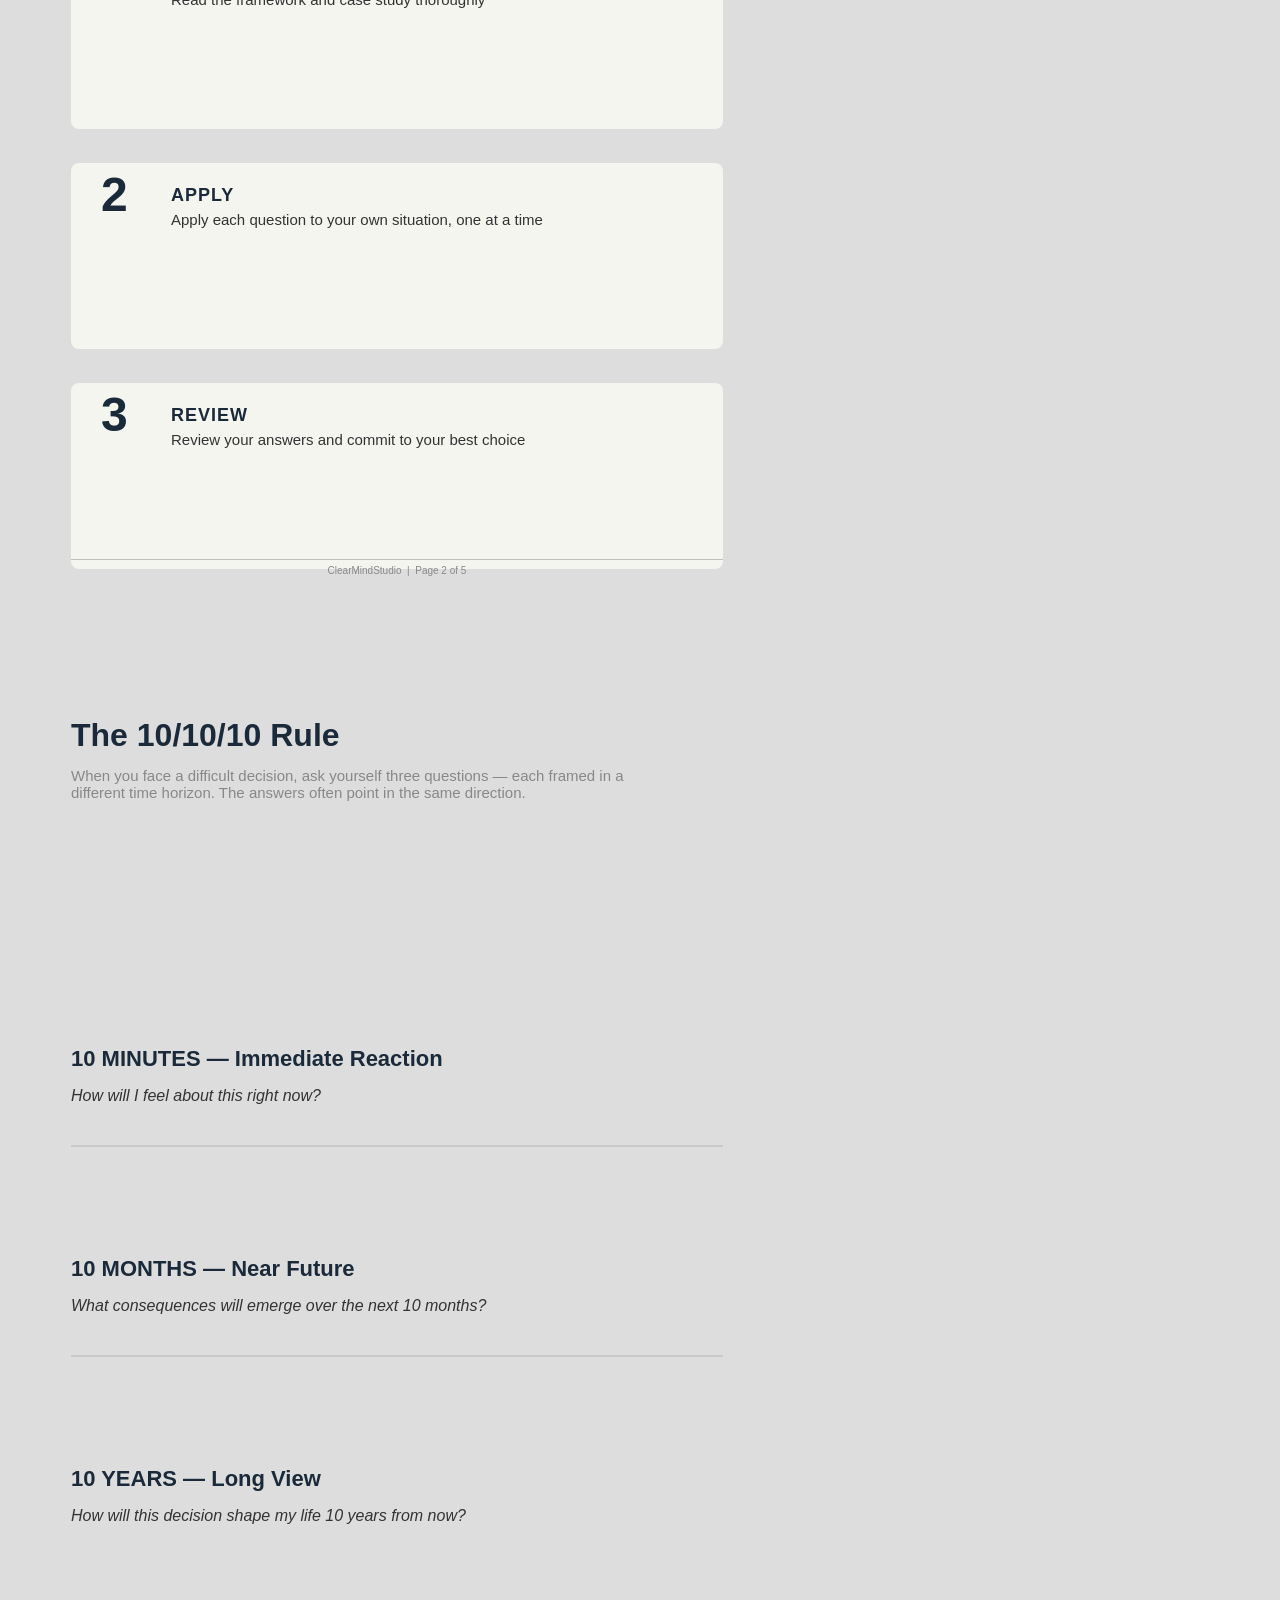
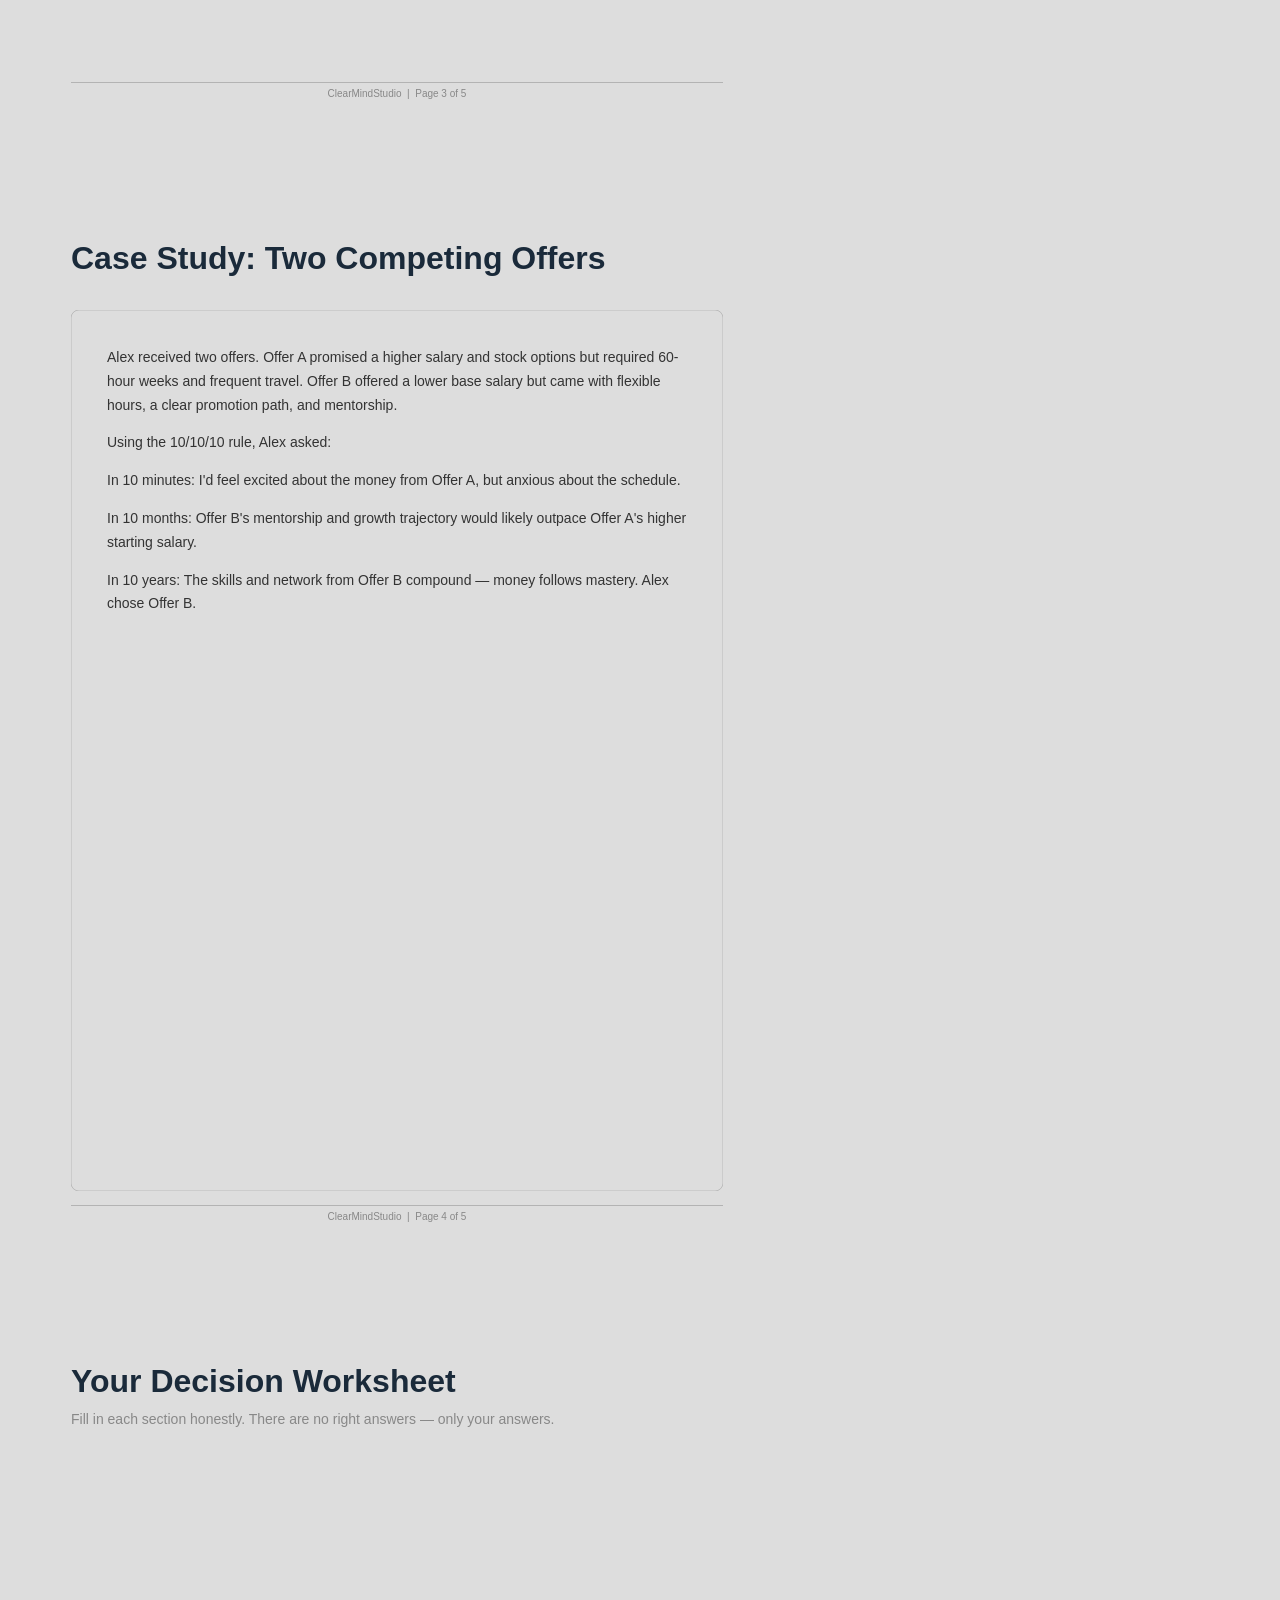
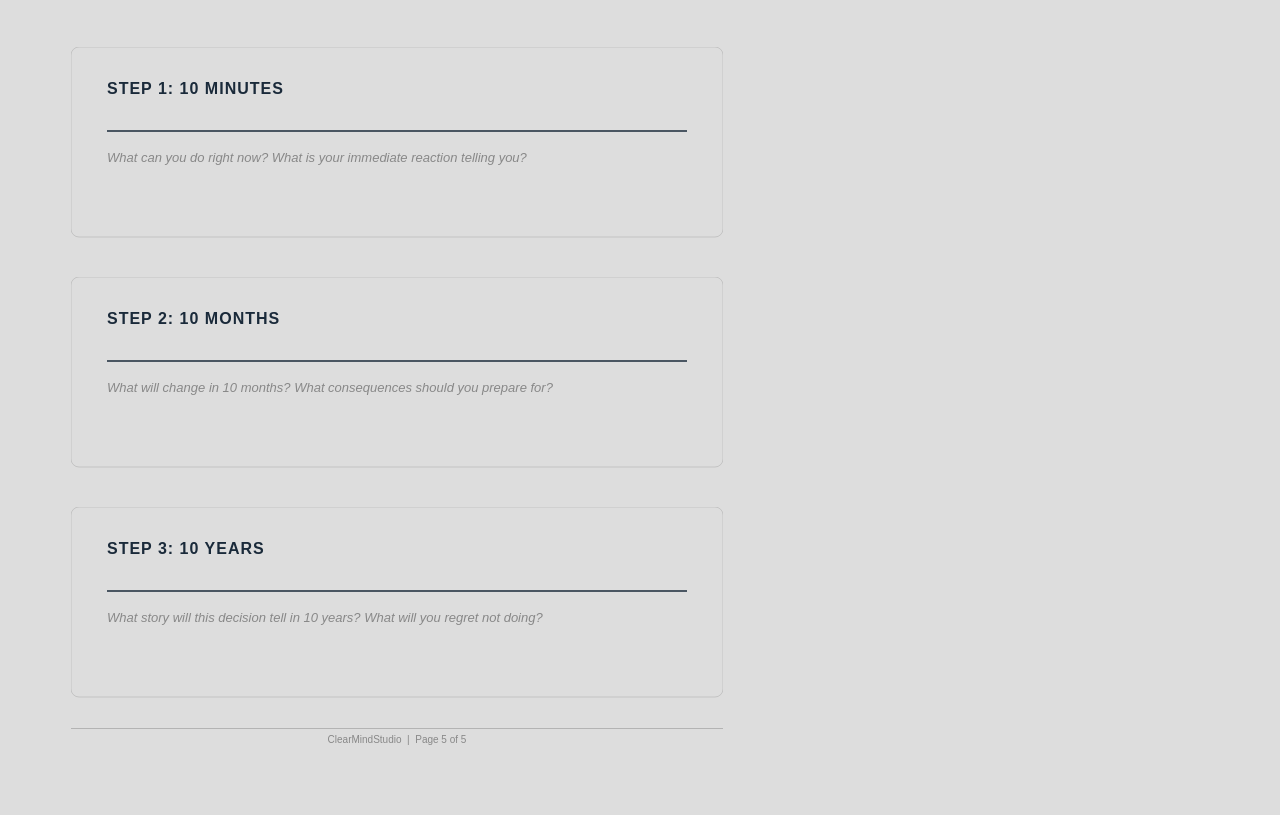
<file: sample-v4.html>
<!DOCTYPE html>
<html lang="en">
<head>
<meta charset="UTF-8">
<title>Two Job Offers — 10/10/10 Decision Toolkit | Clean Minimal</title>
<style>
@page { size: 794px 1123px; margin: 0; }
@media print { body { margin: 0; } }
* { box-sizing: border-box; }
body { margin: 0; padding: 0; background: #ddd; font-family: Inter, Helvetica, sans-serif; }
</style>
</head>
<body>
<div data-document-role="page" style="position:relative;width:794px;height:1123px;overflow:hidden;box-sizing:border-box;">
<svg width="794" height="1123" xmlns="http://www.w3.org/2000/svg" style="position:absolute;top:0;left:0;">
  <rect x="0" y="0" width="794" height="1123" fill="#1A2A3A" />
</svg>
<div style="display:flex;flex-direction:column;justify-content:center;align-items:center;height:100%;text-align:center;position:relative;z-index:1;">
  <h1 style="font-family:Inter, Helvetica, sans-serif;font-size:40px;font-weight:900;color:#FFFFFF;margin:0 0 16px;line-height:1.2;padding:0 80px;">Two Job Offers</h1>
  <p style="font-family:Inter, Helvetica, sans-serif;font-size:18px;color:#888888;margin:0 0 60px;padding:0 80px;">Choose the right career path in 10 minutes</p>
  <svg width="160" height="4" xmlns="http://www.w3.org/2000/svg" style="margin:0 auto 20px;">
    <rect x="20" y="0" width="120" height="1" fill="#888888" />
  </svg>
  <p style="font-family:Inter, Helvetica, sans-serif;font-size:14px;color:#888888;letter-spacing:3px;text-transform:uppercase;">ClearMindStudio</p>
</div>
<svg width="652" height="1" xmlns="http://www.w3.org/2000/svg" style="position:absolute;top:1036px;left:71px;">
  <line x1="0" y1="0.5" x2="652" y2="0.5" stroke="#888888" stroke-width="0.5"/>
</svg>
<div style="position:absolute;top:1042px;left:71px;width:652px;text-align:center;font-family:Inter, Helvetica, sans-serif;font-size:10px;color:#888888;">
  ClearMindStudio &nbsp;|&nbsp; Page 1 of 5
</div>
</div>
<div data-document-role="page" style="position:relative;width:794px;height:1123px;overflow:hidden;box-sizing:border-box;">

<h2 style="font-family:Inter, Helvetica, sans-serif;font-size:32px;font-weight:900;color:#1A2A3A;position:absolute;top:71px;left:71px;margin:0;">How to Use This Template</h2>
<p style="font-family:Inter, Helvetica, sans-serif;font-size:14px;color:#888888;position:absolute;top:119px;left:71px;margin:0;">Follow these three steps in order. Don't skip ahead — each step builds on the last.</p>
<svg width="652" height="186" xmlns="http://www.w3.org/2000/svg" style="position:absolute;top:420px;left:71px;">
      <rect x="0" y="0" width="652" height="186" fill="#F5F5F0" rx="8"/>
      <text x="30" y="48" font-family="Inter, Helvetica, sans-serif" font-size="48" font-weight="900" fill="#1A2A3A">1</text>
      <text x="100" y="38" font-family="Inter, Helvetica, sans-serif" font-size="18" font-weight="700" fill="#1A2A3A" letter-spacing="1">READ</text>
      <text x="100" y="62" font-family="Inter, Helvetica, sans-serif" font-size="15" fill="#333333">Read the framework and case study thoroughly</text>
    </svg>
<svg width="652" height="186" xmlns="http://www.w3.org/2000/svg" style="position:absolute;top:640px;left:71px;">
      <rect x="0" y="0" width="652" height="186" fill="#F5F5F0" rx="8"/>
      <text x="30" y="48" font-family="Inter, Helvetica, sans-serif" font-size="48" font-weight="900" fill="#1A2A3A">2</text>
      <text x="100" y="38" font-family="Inter, Helvetica, sans-serif" font-size="18" font-weight="700" fill="#1A2A3A" letter-spacing="1">APPLY</text>
      <text x="100" y="62" font-family="Inter, Helvetica, sans-serif" font-size="15" fill="#333333">Apply each question to your own situation, one at a time</text>
    </svg>
<svg width="652" height="186" xmlns="http://www.w3.org/2000/svg" style="position:absolute;top:860px;left:71px;">
      <rect x="0" y="0" width="652" height="186" fill="#F5F5F0" rx="8"/>
      <text x="30" y="48" font-family="Inter, Helvetica, sans-serif" font-size="48" font-weight="900" fill="#1A2A3A">3</text>
      <text x="100" y="38" font-family="Inter, Helvetica, sans-serif" font-size="18" font-weight="700" fill="#1A2A3A" letter-spacing="1">REVIEW</text>
      <text x="100" y="62" font-family="Inter, Helvetica, sans-serif" font-size="15" fill="#333333">Review your answers and commit to your best choice</text>
    </svg>
<svg width="652" height="1" xmlns="http://www.w3.org/2000/svg" style="position:absolute;top:1036px;left:71px;">
  <line x1="0" y1="0.5" x2="652" y2="0.5" stroke="#888888" stroke-width="0.5"/>
</svg>
<div style="position:absolute;top:1042px;left:71px;width:652px;text-align:center;font-family:Inter, Helvetica, sans-serif;font-size:10px;color:#888888;">
  ClearMindStudio &nbsp;|&nbsp; Page 2 of 5
</div>
</div>
<div data-document-role="page" style="position:relative;width:794px;height:1123px;overflow:hidden;box-sizing:border-box;">

<h2 style="font-family:Inter, Helvetica, sans-serif;font-size:32px;font-weight:900;color:#1A2A3A;position:absolute;top:71px;left:71px;margin:0;">The 10/10/10 Rule</h2>
<p style="font-family:Inter, Helvetica, sans-serif;font-size:15px;color:#888888;position:absolute;top:121px;left:71px;margin:0;max-width:560px;">When you face a difficult decision, ask yourself three questions — each framed in a different time horizon. The answers often point in the same direction.</p>
<div style="position:absolute;top:400px;left:71px;width:652px;">
      <h3 style="font-family:Inter, Helvetica, sans-serif;font-size:22px;font-weight:700;color:#1A2A3A;margin:0 0 10px;">10 MINUTES — Immediate Reaction</h3>
      <p style="font-family:Inter, Helvetica, sans-serif;font-size:16px;color:#333333;margin:0 0 24px;line-height:1.7;font-style:italic;">How will I feel about this right now?</p>
      <svg width="652" height="2" xmlns="http://www.w3.org/2000/svg">
        <line x1="0" y1="1" x2="652" y2="1" stroke="#888888" stroke-width="0.5"/>
      </svg>
    </div>
<div style="position:absolute;top:610px;left:71px;width:652px;">
      <h3 style="font-family:Inter, Helvetica, sans-serif;font-size:22px;font-weight:700;color:#1A2A3A;margin:0 0 10px;">10 MONTHS — Near Future</h3>
      <p style="font-family:Inter, Helvetica, sans-serif;font-size:16px;color:#333333;margin:0 0 24px;line-height:1.7;font-style:italic;">What consequences will emerge over the next 10 months?</p>
      <svg width="652" height="2" xmlns="http://www.w3.org/2000/svg">
        <line x1="0" y1="1" x2="652" y2="1" stroke="#888888" stroke-width="0.5"/>
      </svg>
    </div>
<div style="position:absolute;top:820px;left:71px;width:652px;">
      <h3 style="font-family:Inter, Helvetica, sans-serif;font-size:22px;font-weight:700;color:#1A2A3A;margin:0 0 10px;">10 YEARS — Long View</h3>
      <p style="font-family:Inter, Helvetica, sans-serif;font-size:16px;color:#333333;margin:0 0 24px;line-height:1.7;font-style:italic;">How will this decision shape my life 10 years from now?</p>
      
    </div>
<svg width="652" height="1" xmlns="http://www.w3.org/2000/svg" style="position:absolute;top:1036px;left:71px;">
  <line x1="0" y1="0.5" x2="652" y2="0.5" stroke="#888888" stroke-width="0.5"/>
</svg>
<div style="position:absolute;top:1042px;left:71px;width:652px;text-align:center;font-family:Inter, Helvetica, sans-serif;font-size:10px;color:#888888;">
  ClearMindStudio &nbsp;|&nbsp; Page 3 of 5
</div>
</div>
<div data-document-role="page" style="position:relative;width:794px;height:1123px;overflow:hidden;box-sizing:border-box;">

<h2 style="font-family:Inter, Helvetica, sans-serif;font-size:32px;font-weight:900;color:#1A2A3A;position:absolute;top:71px;left:71px;margin:0;">Case Study: Two Competing Offers</h2>
<svg width="652" height="881" xmlns="http://www.w3.org/2000/svg" style="position:absolute;top:141px;left:71px;">
  <rect x="0" y="0" width="652" height="881" fill="none" rx="8"/>
  <rect x="0" y="0" width="652" height="881" rx="8" fill="none" stroke="#888888" stroke-width="1" opacity="0.4"/>
</svg>
<div style="position:absolute;top:141px;left:71px;width:652px;max-height:881px;padding:36px;box-sizing:border-box;overflow:hidden;">
  <p style="font-family:Inter, Helvetica, sans-serif;font-size:14px;color:#333333;margin:0 0 14px;line-height:1.7;">Alex received two offers. Offer A promised a higher salary and stock options but required 60-hour weeks and frequent travel. Offer B offered a lower base salary but came with flexible hours, a clear promotion path, and mentorship.</p><p style="font-family:Inter, Helvetica, sans-serif;font-size:14px;color:#333333;margin:0 0 14px;line-height:1.7;">Using the 10/10/10 rule, Alex asked:</p><p style="font-family:Inter, Helvetica, sans-serif;font-size:14px;color:#333333;margin:0 0 14px;line-height:1.7;">In 10 minutes: I'd feel excited about the money from Offer A, but anxious about the schedule.</p><p style="font-family:Inter, Helvetica, sans-serif;font-size:14px;color:#333333;margin:0 0 14px;line-height:1.7;">In 10 months: Offer B's mentorship and growth trajectory would likely outpace Offer A's higher starting salary.</p><p style="font-family:Inter, Helvetica, sans-serif;font-size:14px;color:#333333;margin:0 0 14px;line-height:1.7;">In 10 years: The skills and network from Offer B compound — money follows mastery. Alex chose Offer B.</p>
</div>
<svg width="652" height="1" xmlns="http://www.w3.org/2000/svg" style="position:absolute;top:1036px;left:71px;">
  <line x1="0" y1="0.5" x2="652" y2="0.5" stroke="#888888" stroke-width="0.5"/>
</svg>
<div style="position:absolute;top:1042px;left:71px;width:652px;text-align:center;font-family:Inter, Helvetica, sans-serif;font-size:10px;color:#888888;">
  ClearMindStudio &nbsp;|&nbsp; Page 4 of 5
</div>
</div>
<div data-document-role="page" style="position:relative;width:794px;height:1123px;overflow:hidden;box-sizing:border-box;">

<h2 style="font-family:Inter, Helvetica, sans-serif;font-size:32px;font-weight:900;color:#1A2A3A;position:absolute;top:71px;left:71px;margin:0;">Your Decision Worksheet</h2>
<p style="font-family:Inter, Helvetica, sans-serif;font-size:14px;color:#888888;position:absolute;top:119px;left:71px;margin:0;">Fill in each section honestly. There are no right answers — only your answers.</p>
<div style="position:absolute;top:360px;left:71px;width:652px;min-height:190px;padding:28px 36px;box-sizing:border-box;">
      <svg width="652" height="200" xmlns="http://www.w3.org/2000/svg" style="position:absolute;top:-5px;left:0;">
        <rect x="0" y="0" width="652" height="190" rx="8" fill="none" stroke="#888888" stroke-width="1" opacity="0.3"/>
      </svg>
      <h3 style="font-family:Inter, Helvetica, sans-serif;font-size:16px;font-weight:700;color:#1A2A3A;margin:0 0 20px;letter-spacing:1px;">STEP 1: 10 MINUTES</h3>
      <svg width="580" height="2" xmlns="http://www.w3.org/2000/svg">
        <line x1="0" y1="1" x2="580" y2="1" stroke="#1A2A3A" stroke-width="1.5"/>
      </svg>
      <p style="font-family:Inter, Helvetica, sans-serif;font-size:13px;color:#888888;margin:14px 0 0;font-style:italic;">What can you do right now? What is your immediate reaction telling you?</p>
    </div>
<div style="position:absolute;top:590px;left:71px;width:652px;min-height:190px;padding:28px 36px;box-sizing:border-box;">
      <svg width="652" height="200" xmlns="http://www.w3.org/2000/svg" style="position:absolute;top:-5px;left:0;">
        <rect x="0" y="0" width="652" height="190" rx="8" fill="none" stroke="#888888" stroke-width="1" opacity="0.3"/>
      </svg>
      <h3 style="font-family:Inter, Helvetica, sans-serif;font-size:16px;font-weight:700;color:#1A2A3A;margin:0 0 20px;letter-spacing:1px;">STEP 2: 10 MONTHS</h3>
      <svg width="580" height="2" xmlns="http://www.w3.org/2000/svg">
        <line x1="0" y1="1" x2="580" y2="1" stroke="#1A2A3A" stroke-width="1.5"/>
      </svg>
      <p style="font-family:Inter, Helvetica, sans-serif;font-size:13px;color:#888888;margin:14px 0 0;font-style:italic;">What will change in 10 months? What consequences should you prepare for?</p>
    </div>
<div style="position:absolute;top:820px;left:71px;width:652px;min-height:190px;padding:28px 36px;box-sizing:border-box;">
      <svg width="652" height="200" xmlns="http://www.w3.org/2000/svg" style="position:absolute;top:-5px;left:0;">
        <rect x="0" y="0" width="652" height="190" rx="8" fill="none" stroke="#888888" stroke-width="1" opacity="0.3"/>
      </svg>
      <h3 style="font-family:Inter, Helvetica, sans-serif;font-size:16px;font-weight:700;color:#1A2A3A;margin:0 0 20px;letter-spacing:1px;">STEP 3: 10 YEARS</h3>
      <svg width="580" height="2" xmlns="http://www.w3.org/2000/svg">
        <line x1="0" y1="1" x2="580" y2="1" stroke="#1A2A3A" stroke-width="1.5"/>
      </svg>
      <p style="font-family:Inter, Helvetica, sans-serif;font-size:13px;color:#888888;margin:14px 0 0;font-style:italic;">What story will this decision tell in 10 years? What will you regret not doing?</p>
    </div>
<svg width="652" height="1" xmlns="http://www.w3.org/2000/svg" style="position:absolute;top:1036px;left:71px;">
  <line x1="0" y1="0.5" x2="652" y2="0.5" stroke="#888888" stroke-width="0.5"/>
</svg>
<div style="position:absolute;top:1042px;left:71px;width:652px;text-align:center;font-family:Inter, Helvetica, sans-serif;font-size:10px;color:#888888;">
  ClearMindStudio &nbsp;|&nbsp; Page 5 of 5
</div>
</div>
</body>
</html>
</file>
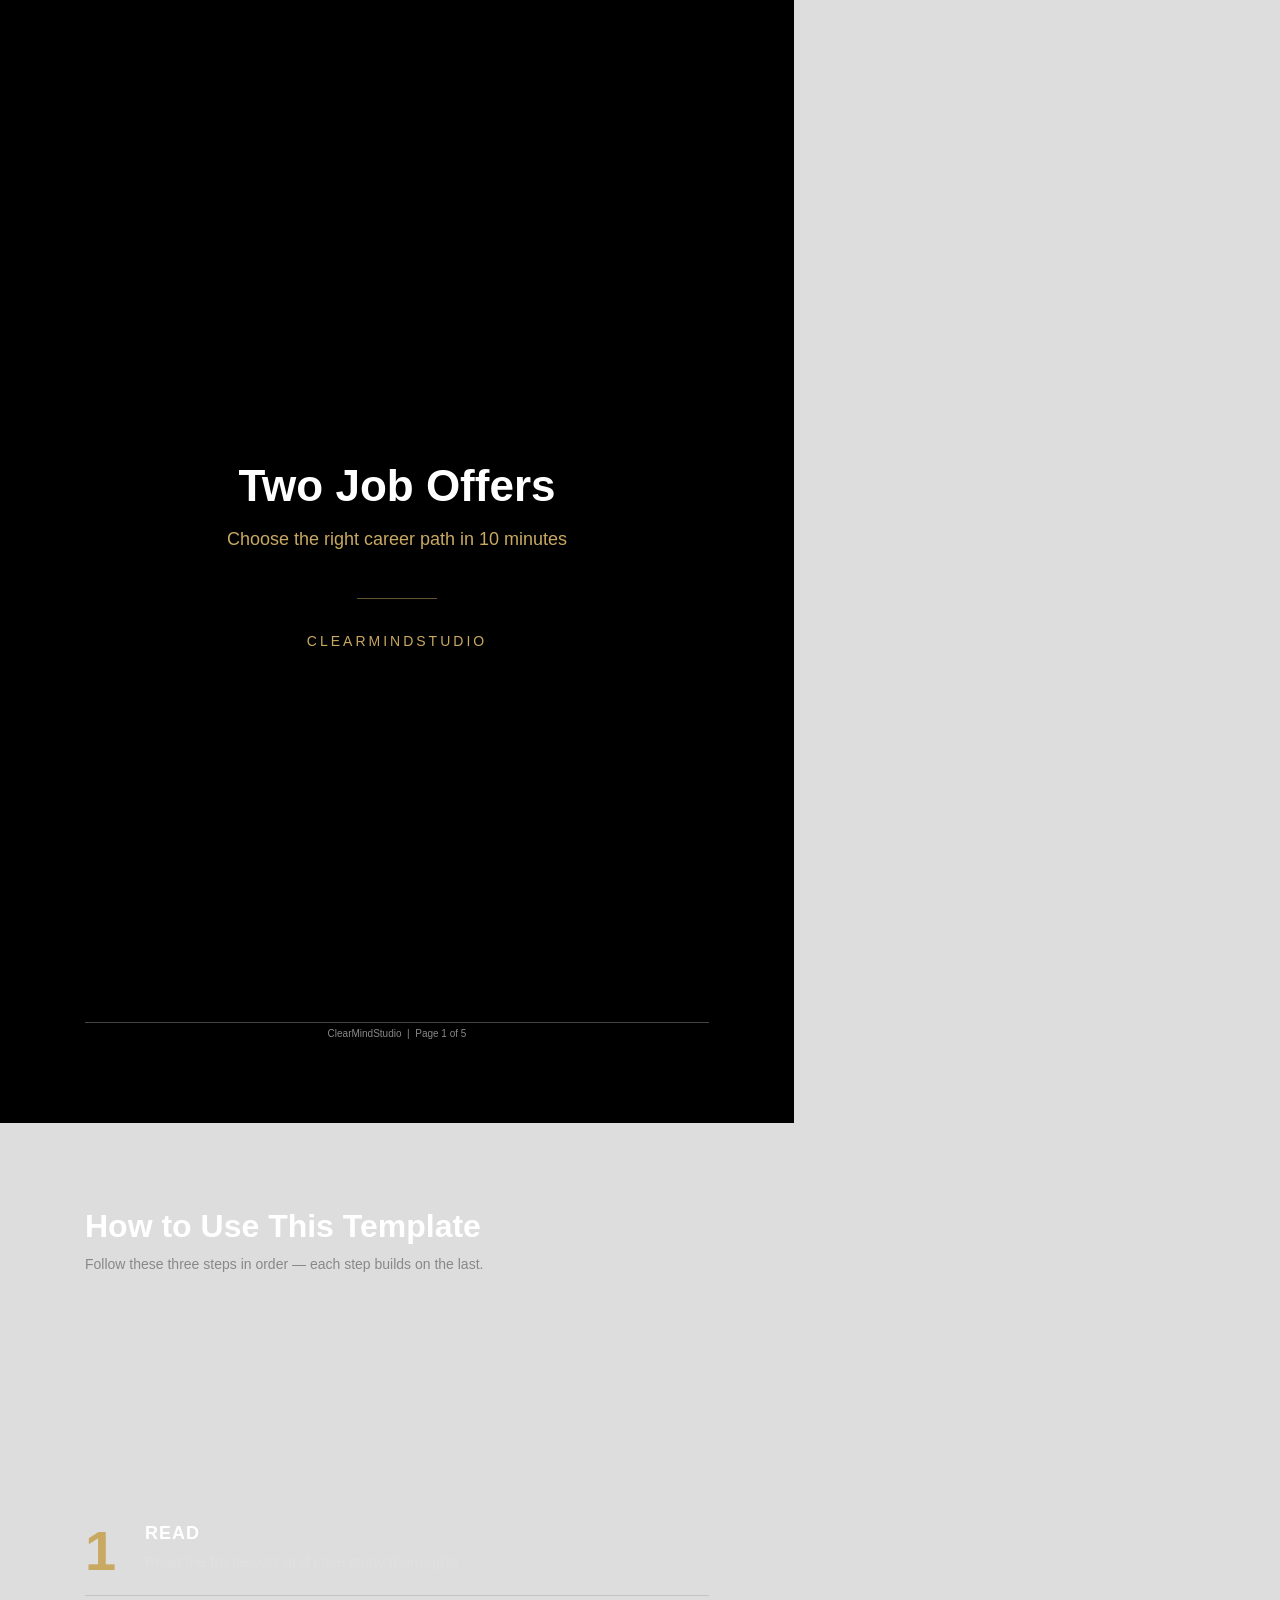
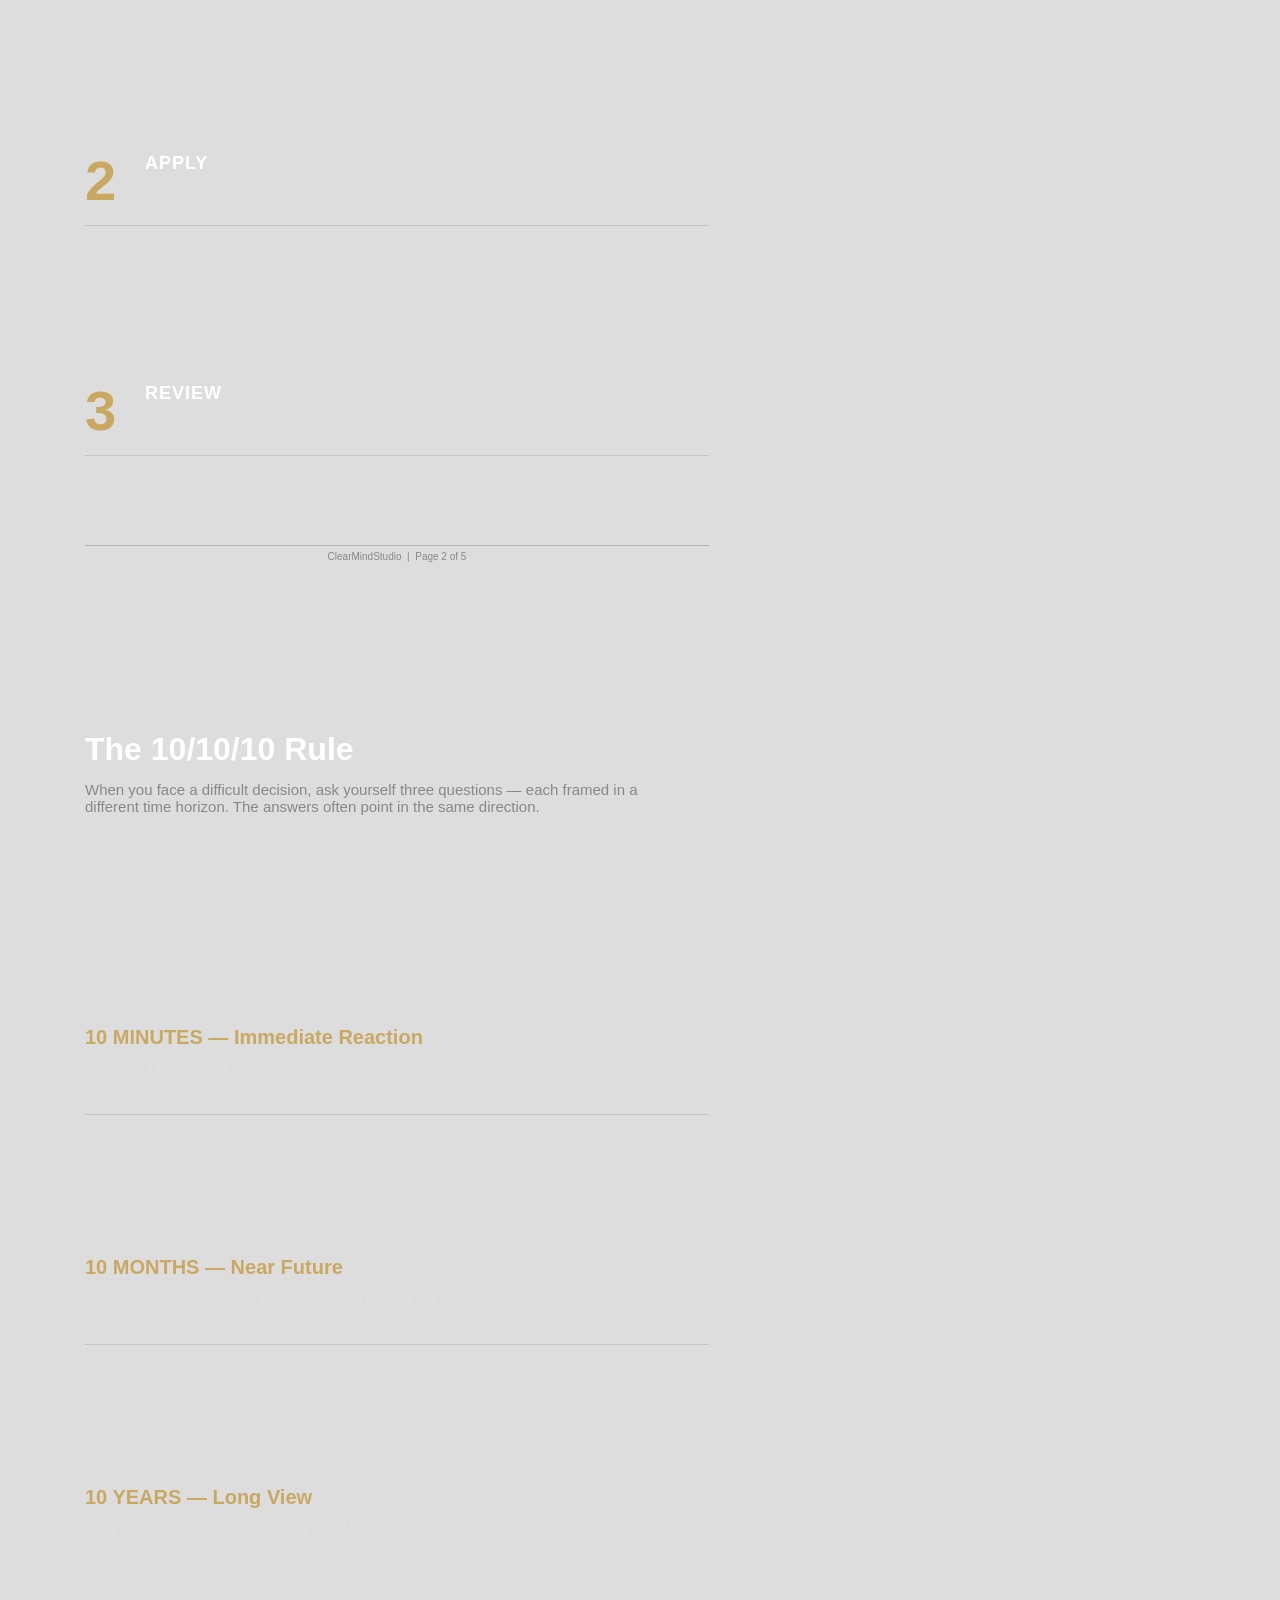
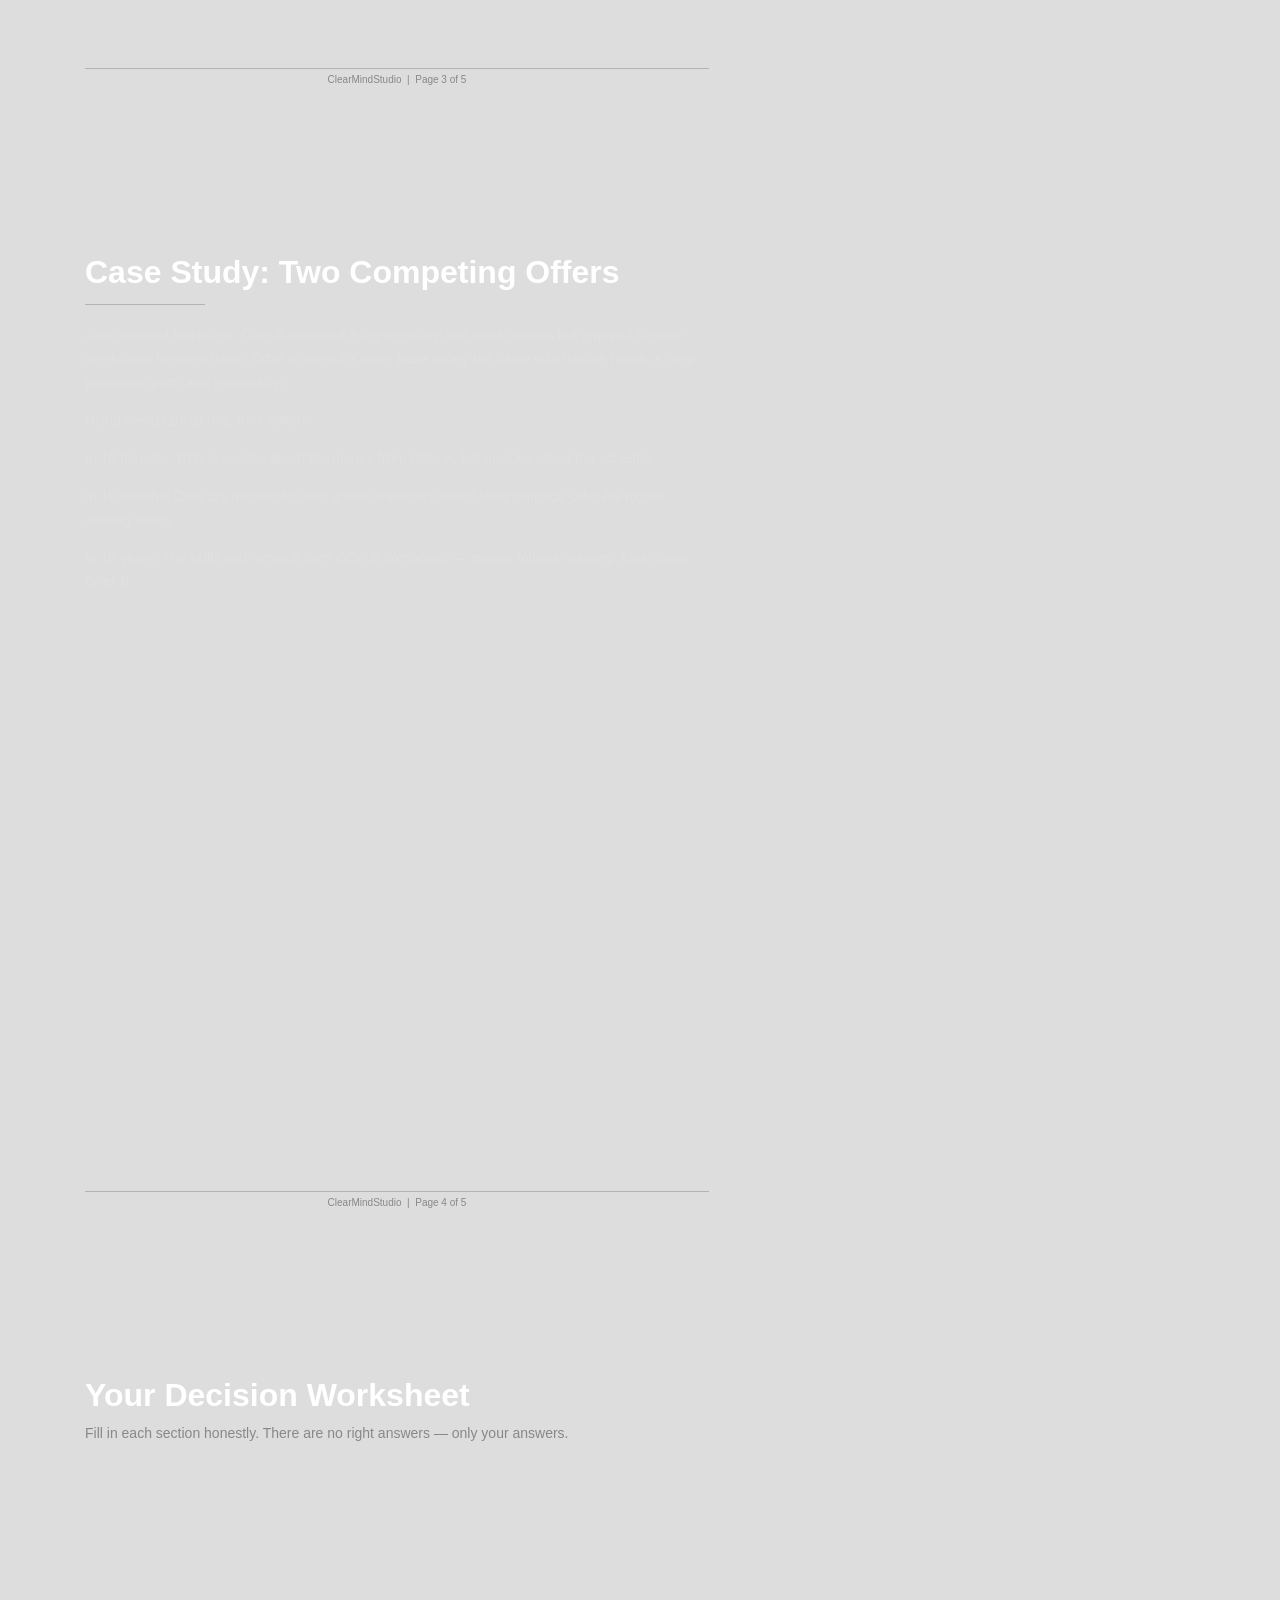
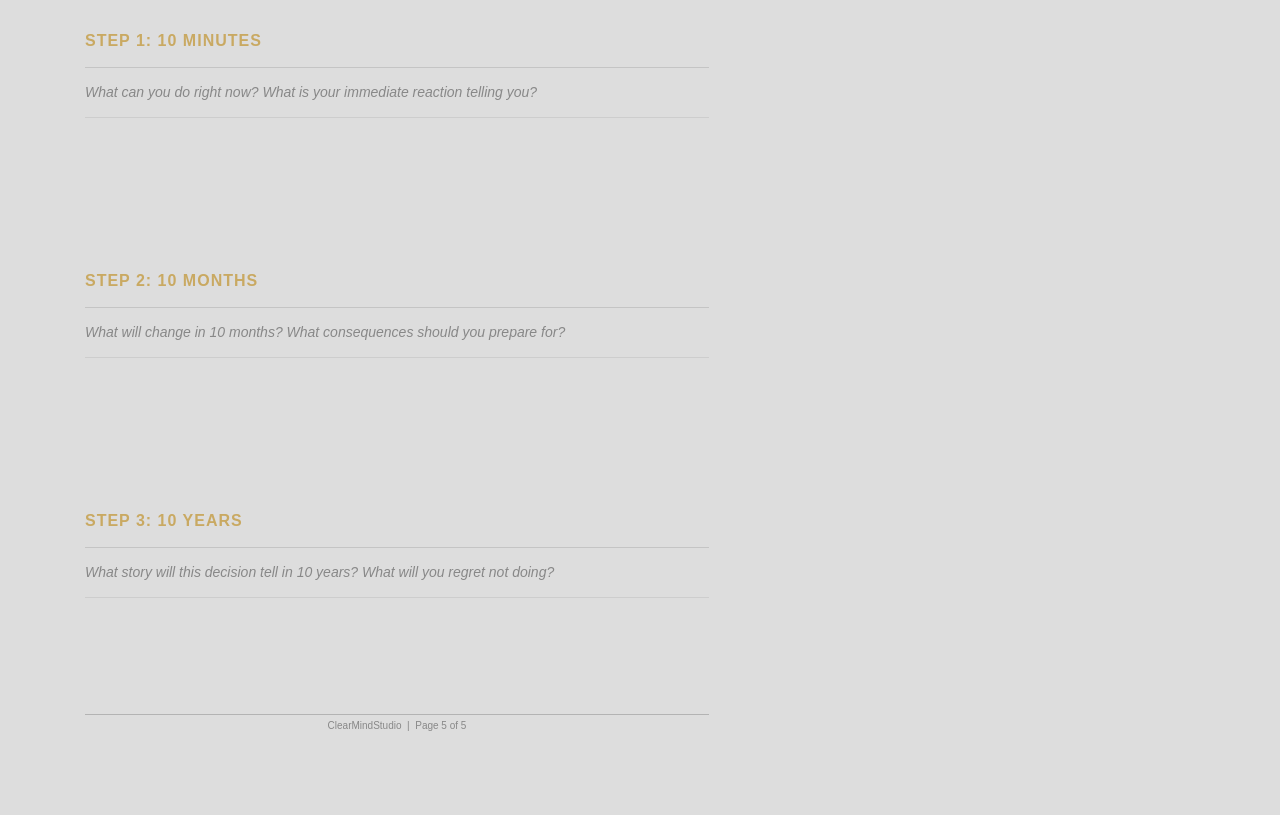
<file: sample-v5-dark-executive.html>
<!DOCTYPE html>
<html lang="en">
<head>
<meta charset="UTF-8">
<title>Two Job Offers — 10/10/10 Decision Toolkit | Dark Executive</title>
<style>
@page { size: 794px 1123px; margin: 0; }
@media print { body { margin: 0; } }
* { box-sizing: border-box; }
body { margin: 0; padding: 0; background: #ddd; }
</style>
</head>
<body>
<div data-document-role="page" style="position:relative;width:794px;height:1123px;overflow:hidden;box-sizing:border-box;">
<svg width="794" height="1123" xmlns="http://www.w3.org/2000/svg" style="position:absolute;top:0;left:0;">
  <rect x="0" y="0" width="794" height="1123" fill="#000000"/>
</svg>
<div style="position:absolute;top:0;left:0;width:100%;height:100%;display:flex;flex-direction:column;justify-content:center;align-items:center;text-align:center;">
  <h1 style="font-family:DM Sans, Inter, sans-serif;font-size:44px;font-weight:900;color:#FFFFFF;margin:0 0 16px;line-height:1.2;max-width:580px;">Two Job Offers</h1>
  <p style="font-family:DM Sans, Inter, sans-serif;font-size:18px;color:#C9A962;margin:0 0 48px;">Choose the right career path in 10 minutes</p>
  <svg width="80" height="1" xmlns="http://www.w3.org/2000/svg" style="margin:0 auto 20px;">
    <line x1="0" y1="0.5" x2="80" y2="0.5" stroke="#C9A962" stroke-width="0.5"/>
  </svg>
  <p style="font-family:DM Sans, Inter, sans-serif;font-size:14px;color:#C9A962;letter-spacing:3px;text-transform:uppercase;">ClearMindStudio</p>
</div>
<svg width="624" height="1" xmlns="http://www.w3.org/2000/svg" style="position:absolute;top:1022px;left:85px;">
  <line x1="0" y1="0.5" x2="624" y2="0.5" stroke="#888888" stroke-width="0.5"/>
</svg>
<div style="position:absolute;top:1028px;left:85px;width:624px;text-align:center;font-size:10px;color:#888888;font-family:DM Sans, Inter, sans-serif;">ClearMindStudio &nbsp;|&nbsp; Page 1 of 5</div>
</div>
<div data-document-role="page" style="position:relative;width:794px;height:1123px;overflow:hidden;box-sizing:border-box;">
<h2 style="font-family:DM Sans, Inter, sans-serif;font-size:32px;font-weight:900;color:#FFFFFF;position:absolute;top:85px;left:85px;margin:0;">How to Use This Template</h2>
<p style="font-family:DM Sans, Inter, sans-serif;font-size:14px;color:#888888;position:absolute;top:133px;left:85px;margin:0;">Follow these three steps in order — each step builds on the last.</p>
<div style="position:absolute;top:400px;left:85px;width:624px;">
      <div style="display:flex;align-items:flex-start;">
        <span style="font-family:DM Sans, Inter, sans-serif;font-size:56px;font-weight:900;color:#C9A962;line-height:1;min-width:60px;">1</span>
        <div>
          <h3 style="font-family:DM Sans, Inter, sans-serif;font-size:18px;font-weight:700;color:#FFFFFF;margin:0 0 6px;text-transform:uppercase;letter-spacing:1px;">READ</h3>
          <p style="font-family:DM Sans, Inter, sans-serif;font-size:15px;color:#E0E0E0;margin:0;line-height:1.6;">Read the framework and case study thoroughly</p>
        </div>
      </div>
      <svg width="624" height="1" xmlns="http://www.w3.org/2000/svg" style="margin-top:16px;">
        <line x1="0" y1="0.5" x2="624" y2="0.5" stroke="#888888" stroke-width="0.3"/>
      </svg>
    </div>
<div style="position:absolute;top:630px;left:85px;width:624px;">
      <div style="display:flex;align-items:flex-start;">
        <span style="font-family:DM Sans, Inter, sans-serif;font-size:56px;font-weight:900;color:#C9A962;line-height:1;min-width:60px;">2</span>
        <div>
          <h3 style="font-family:DM Sans, Inter, sans-serif;font-size:18px;font-weight:700;color:#FFFFFF;margin:0 0 6px;text-transform:uppercase;letter-spacing:1px;">APPLY</h3>
          <p style="font-family:DM Sans, Inter, sans-serif;font-size:15px;color:#E0E0E0;margin:0;line-height:1.6;">Apply each question to your own situation, one at a time</p>
        </div>
      </div>
      <svg width="624" height="1" xmlns="http://www.w3.org/2000/svg" style="margin-top:16px;">
        <line x1="0" y1="0.5" x2="624" y2="0.5" stroke="#888888" stroke-width="0.3"/>
      </svg>
    </div>
<div style="position:absolute;top:860px;left:85px;width:624px;">
      <div style="display:flex;align-items:flex-start;">
        <span style="font-family:DM Sans, Inter, sans-serif;font-size:56px;font-weight:900;color:#C9A962;line-height:1;min-width:60px;">3</span>
        <div>
          <h3 style="font-family:DM Sans, Inter, sans-serif;font-size:18px;font-weight:700;color:#FFFFFF;margin:0 0 6px;text-transform:uppercase;letter-spacing:1px;">REVIEW</h3>
          <p style="font-family:DM Sans, Inter, sans-serif;font-size:15px;color:#E0E0E0;margin:0;line-height:1.6;">Review your answers and commit to your best choice</p>
        </div>
      </div>
      <svg width="624" height="1" xmlns="http://www.w3.org/2000/svg" style="margin-top:16px;">
        <line x1="0" y1="0.5" x2="624" y2="0.5" stroke="#888888" stroke-width="0.3"/>
      </svg>
    </div>
<svg width="624" height="1" xmlns="http://www.w3.org/2000/svg" style="position:absolute;top:1022px;left:85px;">
  <line x1="0" y1="0.5" x2="624" y2="0.5" stroke="#888888" stroke-width="0.5"/>
</svg>
<div style="position:absolute;top:1028px;left:85px;width:624px;text-align:center;font-size:10px;color:#888888;font-family:DM Sans, Inter, sans-serif;">ClearMindStudio &nbsp;|&nbsp; Page 2 of 5</div>
</div>
<div data-document-role="page" style="position:relative;width:794px;height:1123px;overflow:hidden;box-sizing:border-box;">
<h2 style="font-family:DM Sans, Inter, sans-serif;font-size:32px;font-weight:900;color:#FFFFFF;position:absolute;top:85px;left:85px;margin:0;">The 10/10/10 Rule</h2>
<p style="font-family:DM Sans, Inter, sans-serif;font-size:15px;color:#888888;position:absolute;top:135px;left:85px;margin:0;max-width:560px;">When you face a difficult decision, ask yourself three questions — each framed in a different time horizon. The answers often point in the same direction.</p>
<div style="position:absolute;top:380px;left:85px;width:624px;">
      <h3 style="font-family:DM Sans, Inter, sans-serif;font-size:20px;font-weight:700;color:#C9A962;margin:0 0 8px;">10 MINUTES — Immediate Reaction</h3>
      <p style="font-family:DM Sans, Inter, sans-serif;font-size:16px;color:#E0E0E0;margin:0 0 18px;line-height:1.6;font-style:italic;">How will I feel about this right now?</p>
      <svg width="624" height="1" xmlns="http://www.w3.org/2000/svg">
        <line x1="0" y1="0.5" x2="624" y2="0.5" stroke="#888888" stroke-width="0.3"/>
      </svg>
    </div>
<div style="position:absolute;top:610px;left:85px;width:624px;">
      <h3 style="font-family:DM Sans, Inter, sans-serif;font-size:20px;font-weight:700;color:#C9A962;margin:0 0 8px;">10 MONTHS — Near Future</h3>
      <p style="font-family:DM Sans, Inter, sans-serif;font-size:16px;color:#E0E0E0;margin:0 0 18px;line-height:1.6;font-style:italic;">What consequences will emerge over the next 10 months?</p>
      <svg width="624" height="1" xmlns="http://www.w3.org/2000/svg">
        <line x1="0" y1="0.5" x2="624" y2="0.5" stroke="#888888" stroke-width="0.3"/>
      </svg>
    </div>
<div style="position:absolute;top:840px;left:85px;width:624px;">
      <h3 style="font-family:DM Sans, Inter, sans-serif;font-size:20px;font-weight:700;color:#C9A962;margin:0 0 8px;">10 YEARS — Long View</h3>
      <p style="font-family:DM Sans, Inter, sans-serif;font-size:16px;color:#E0E0E0;margin:0 0 18px;line-height:1.6;font-style:italic;">How will this decision shape my life 10 years from now?</p>
      
    </div>
<svg width="624" height="1" xmlns="http://www.w3.org/2000/svg" style="position:absolute;top:1022px;left:85px;">
  <line x1="0" y1="0.5" x2="624" y2="0.5" stroke="#888888" stroke-width="0.5"/>
</svg>
<div style="position:absolute;top:1028px;left:85px;width:624px;text-align:center;font-size:10px;color:#888888;font-family:DM Sans, Inter, sans-serif;">ClearMindStudio &nbsp;|&nbsp; Page 3 of 5</div>
</div>
<div data-document-role="page" style="position:relative;width:794px;height:1123px;overflow:hidden;box-sizing:border-box;">
<h2 style="font-family:DM Sans, Inter, sans-serif;font-size:32px;font-weight:900;color:#FFFFFF;position:absolute;top:85px;left:85px;margin:0;">Case Study: Two Competing Offers</h2>
<svg width="624" height="1" xmlns="http://www.w3.org/2000/svg" style="position:absolute;top:135px;left:85px;">
  <line x1="0" y1="0.5" x2="120" y2="0.5" stroke="#888888" stroke-width="0.5"/>
</svg>
<div style="position:absolute;top:155px;left:85px;width:624px;max-height:863px;overflow:hidden;">
<p style="font-family:DM Sans, Inter, sans-serif;font-size:14px;color:#E0E0E0;margin:0 0 14px;line-height:1.7;">Alex received two offers. Offer A promised a higher salary and stock options but required 60-hour weeks and frequent travel. Offer B offered a lower base salary but came with flexible hours, a clear promotion path, and mentorship.</p><p style="font-family:DM Sans, Inter, sans-serif;font-size:14px;color:#E0E0E0;margin:0 0 14px;line-height:1.7;">Using the 10/10/10 rule, Alex asked:</p><p style="font-family:DM Sans, Inter, sans-serif;font-size:14px;color:#E0E0E0;margin:0 0 14px;line-height:1.7;">In 10 minutes: I'd feel excited about the money from Offer A, but anxious about the schedule.</p><p style="font-family:DM Sans, Inter, sans-serif;font-size:14px;color:#E0E0E0;margin:0 0 14px;line-height:1.7;">In 10 months: Offer B's mentorship and growth trajectory would likely outpace Offer A's higher starting salary.</p><p style="font-family:DM Sans, Inter, sans-serif;font-size:14px;color:#E0E0E0;margin:0 0 14px;line-height:1.7;">In 10 years: The skills and network from Offer B compound — money follows mastery. Alex chose Offer B.</p>
</div>
<svg width="624" height="1" xmlns="http://www.w3.org/2000/svg" style="position:absolute;top:1022px;left:85px;">
  <line x1="0" y1="0.5" x2="624" y2="0.5" stroke="#888888" stroke-width="0.5"/>
</svg>
<div style="position:absolute;top:1028px;left:85px;width:624px;text-align:center;font-size:10px;color:#888888;font-family:DM Sans, Inter, sans-serif;">ClearMindStudio &nbsp;|&nbsp; Page 4 of 5</div>
</div>
<div data-document-role="page" style="position:relative;width:794px;height:1123px;overflow:hidden;box-sizing:border-box;">
<h2 style="font-family:DM Sans, Inter, sans-serif;font-size:32px;font-weight:900;color:#FFFFFF;position:absolute;top:85px;left:85px;margin:0;">Your Decision Worksheet</h2>
<p style="font-family:DM Sans, Inter, sans-serif;font-size:14px;color:#888888;position:absolute;top:133px;left:85px;margin:0;">Fill in each section honestly. There are no right answers — only your answers.</p>
<div style="position:absolute;top:340px;left:85px;width:624px;">
      <h3 style="font-family:DM Sans, Inter, sans-serif;font-size:16px;font-weight:700;color:#C9A962;margin:0 0 14px;letter-spacing:1px;">STEP 1: 10 MINUTES</h3>
      <svg width="624" height="1" xmlns="http://www.w3.org/2000/svg" style="margin-bottom:10px;">
        <line x1="0" y1="0.5" x2="624" y2="0.5" stroke="#888888" stroke-width="0.3"/>
      </svg>
      <p style="font-family:DM Sans, Inter, sans-serif;font-size:14px;color:#888888;margin:0;line-height:1.5;font-style:italic;">What can you do right now? What is your immediate reaction telling you?</p>
      <svg width="624" height="1" xmlns="http://www.w3.org/2000/svg" style="margin-top:14px;">
        <line x1="0" y1="0.5" x2="624" y2="0.5" stroke="#888888" stroke-width="0.2"/>
      </svg>
    </div>
<div style="position:absolute;top:580px;left:85px;width:624px;">
      <h3 style="font-family:DM Sans, Inter, sans-serif;font-size:16px;font-weight:700;color:#C9A962;margin:0 0 14px;letter-spacing:1px;">STEP 2: 10 MONTHS</h3>
      <svg width="624" height="1" xmlns="http://www.w3.org/2000/svg" style="margin-bottom:10px;">
        <line x1="0" y1="0.5" x2="624" y2="0.5" stroke="#888888" stroke-width="0.3"/>
      </svg>
      <p style="font-family:DM Sans, Inter, sans-serif;font-size:14px;color:#888888;margin:0;line-height:1.5;font-style:italic;">What will change in 10 months? What consequences should you prepare for?</p>
      <svg width="624" height="1" xmlns="http://www.w3.org/2000/svg" style="margin-top:14px;">
        <line x1="0" y1="0.5" x2="624" y2="0.5" stroke="#888888" stroke-width="0.2"/>
      </svg>
    </div>
<div style="position:absolute;top:820px;left:85px;width:624px;">
      <h3 style="font-family:DM Sans, Inter, sans-serif;font-size:16px;font-weight:700;color:#C9A962;margin:0 0 14px;letter-spacing:1px;">STEP 3: 10 YEARS</h3>
      <svg width="624" height="1" xmlns="http://www.w3.org/2000/svg" style="margin-bottom:10px;">
        <line x1="0" y1="0.5" x2="624" y2="0.5" stroke="#888888" stroke-width="0.3"/>
      </svg>
      <p style="font-family:DM Sans, Inter, sans-serif;font-size:14px;color:#888888;margin:0;line-height:1.5;font-style:italic;">What story will this decision tell in 10 years? What will you regret not doing?</p>
      <svg width="624" height="1" xmlns="http://www.w3.org/2000/svg" style="margin-top:14px;">
        <line x1="0" y1="0.5" x2="624" y2="0.5" stroke="#888888" stroke-width="0.2"/>
      </svg>
    </div>
<svg width="624" height="1" xmlns="http://www.w3.org/2000/svg" style="position:absolute;top:1022px;left:85px;">
  <line x1="0" y1="0.5" x2="624" y2="0.5" stroke="#888888" stroke-width="0.5"/>
</svg>
<div style="position:absolute;top:1028px;left:85px;width:624px;text-align:center;font-size:10px;color:#888888;font-family:DM Sans, Inter, sans-serif;">ClearMindStudio &nbsp;|&nbsp; Page 5 of 5</div>
</div>
</body>
</html>
</file>
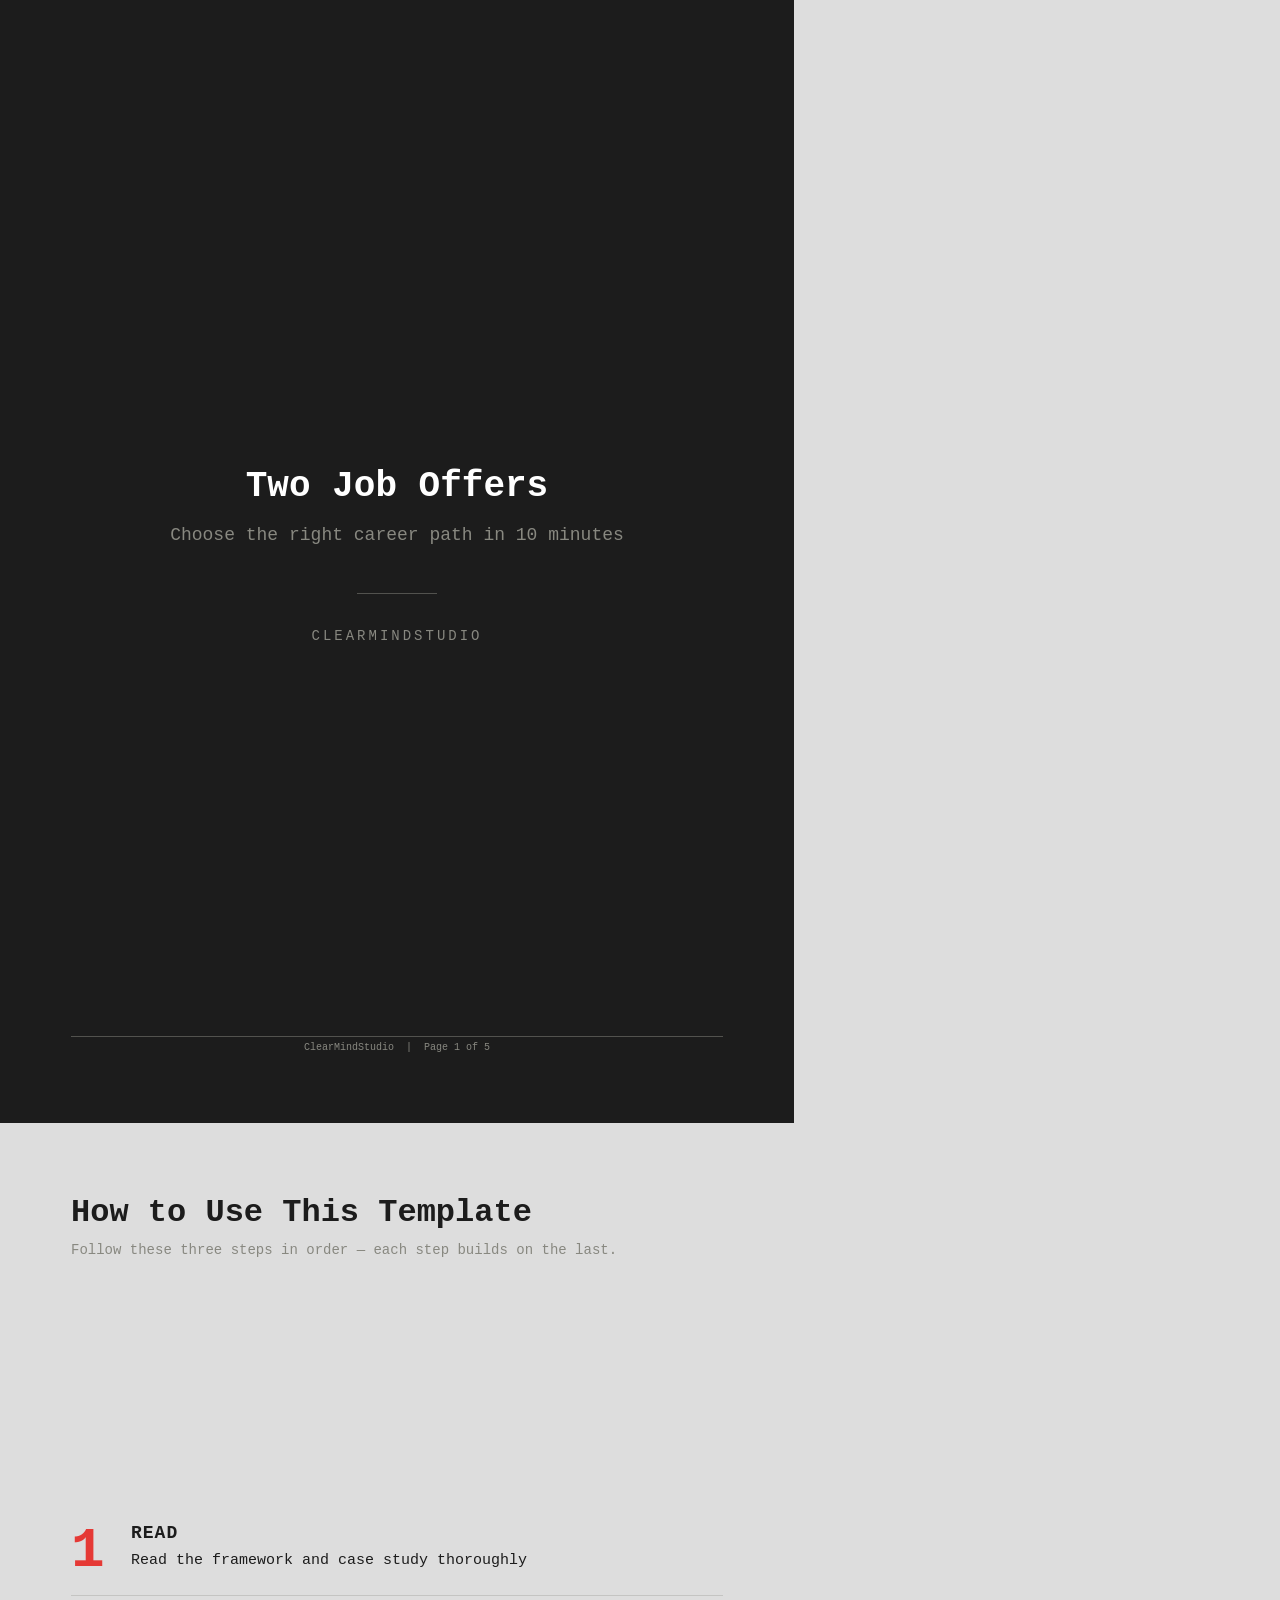
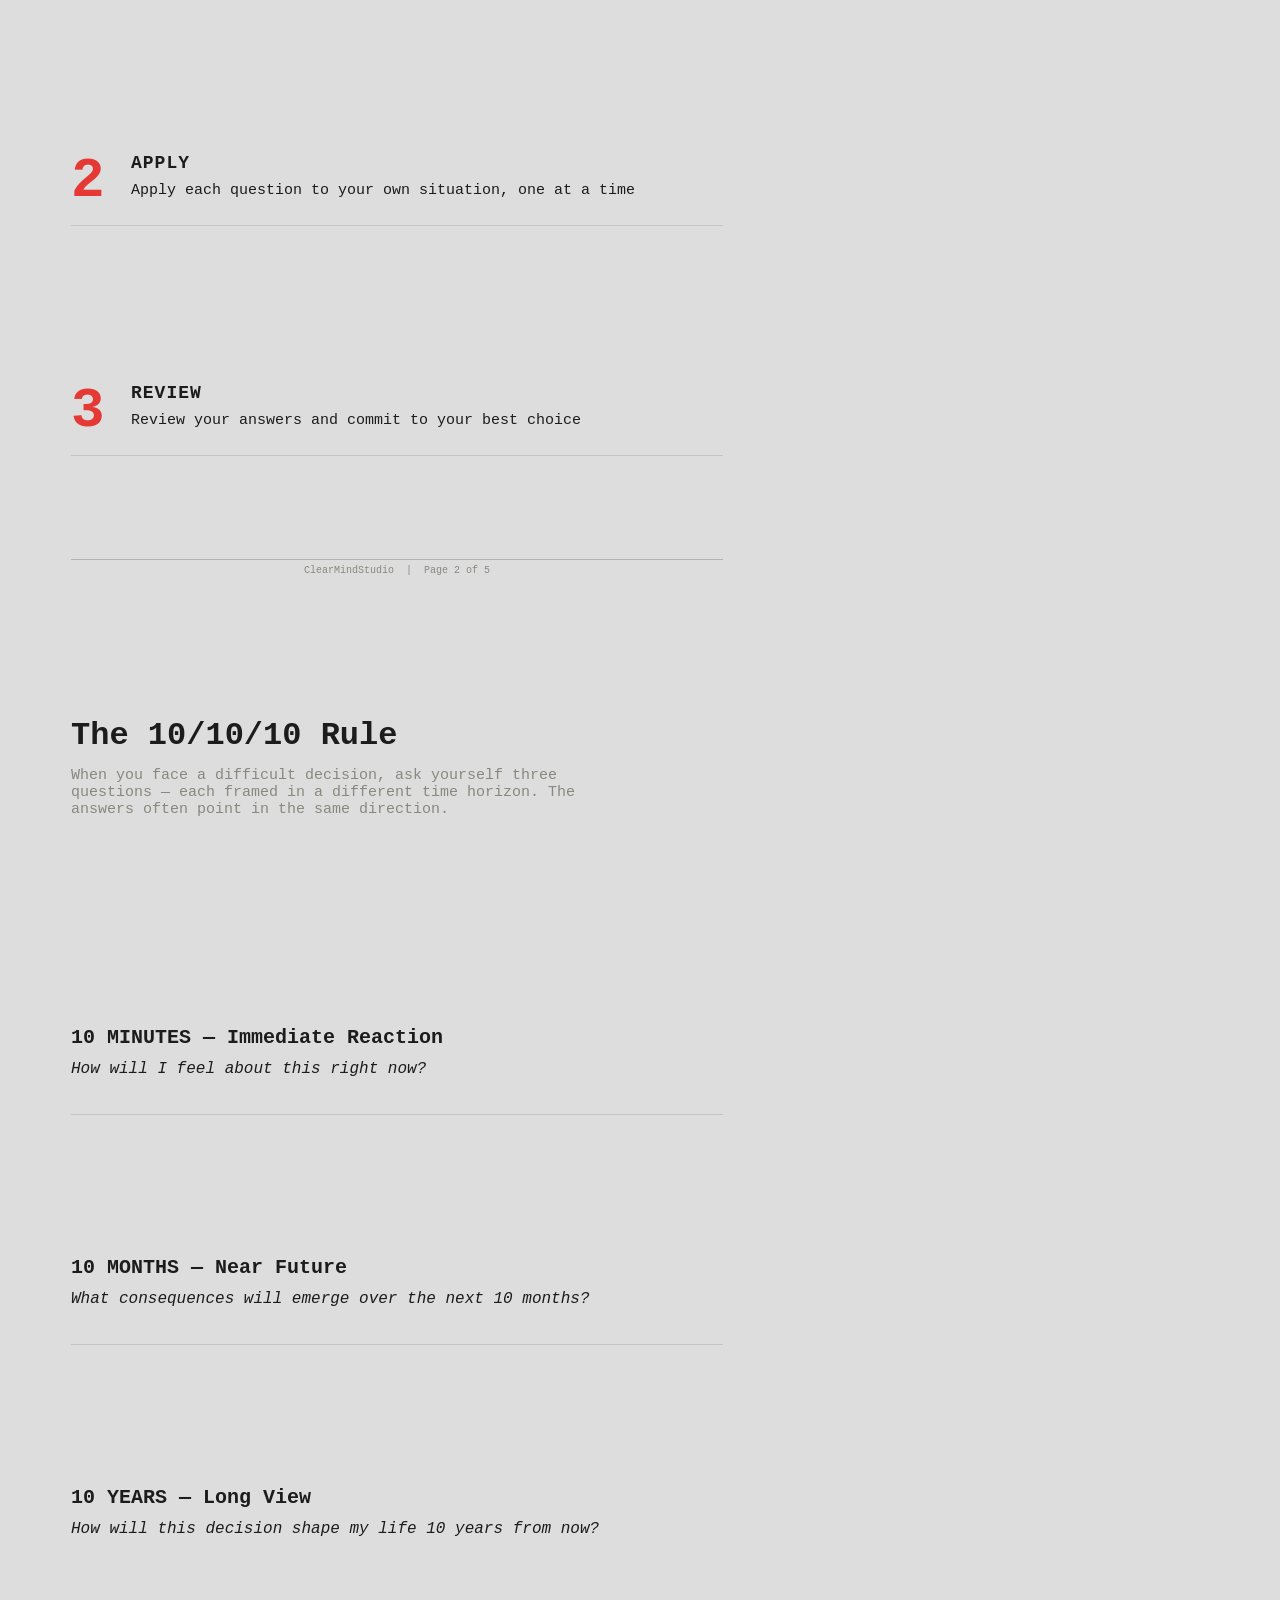
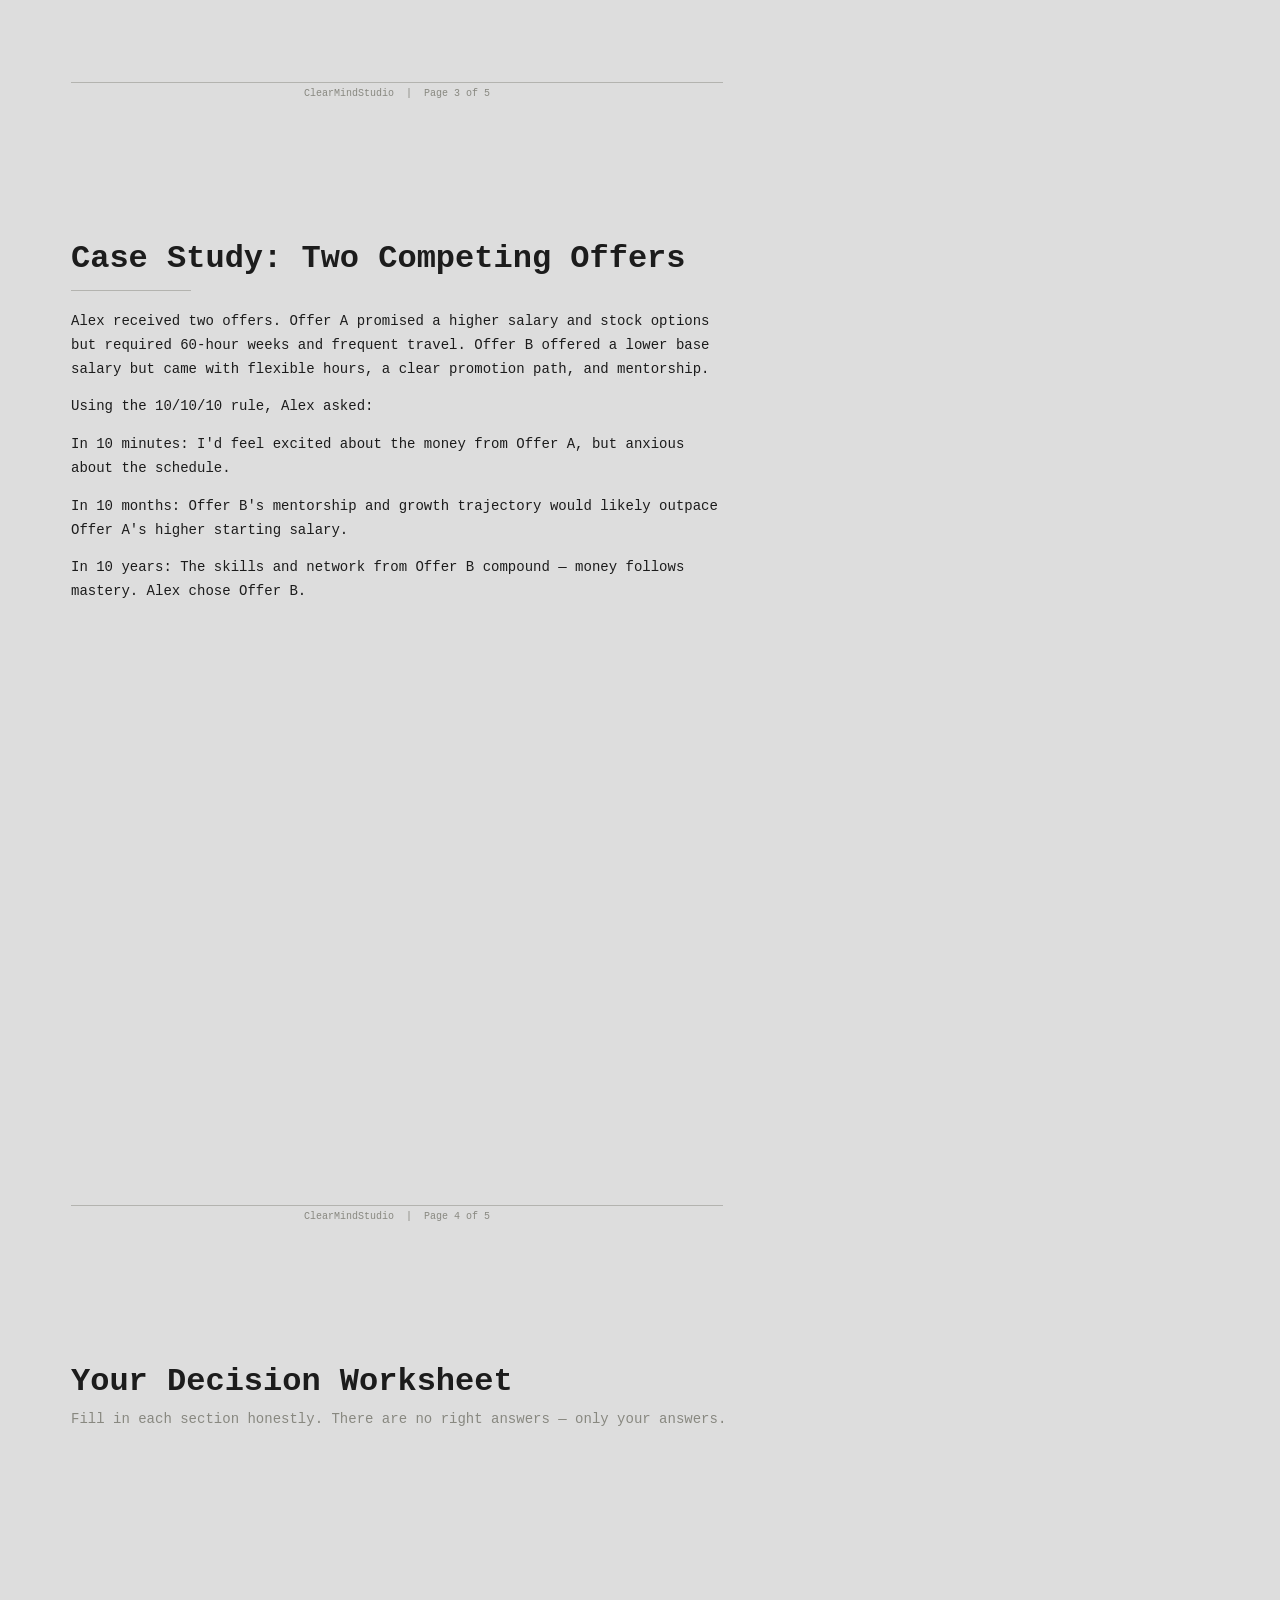
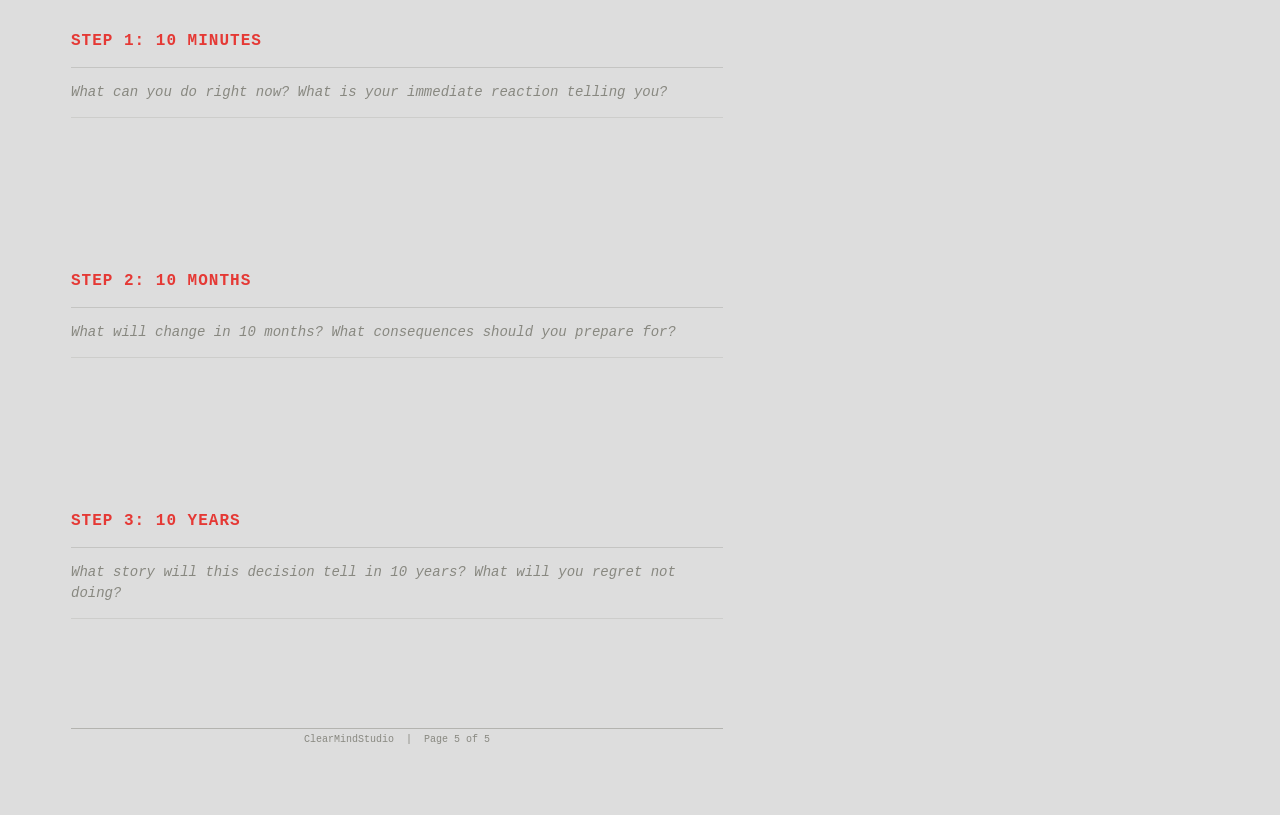
<file: sample-v5-industrial-brutalist.html>
<!DOCTYPE html>
<html lang="en">
<head>
<meta charset="UTF-8">
<title>Two Job Offers — 10/10/10 Decision Toolkit | Industrial Brutalist</title>
<style>
@page { size: 794px 1123px; margin: 0; }
@media print { body { margin: 0; } }
* { box-sizing: border-box; }
body { margin: 0; padding: 0; background: #ddd; }
</style>
</head>
<body>
<div data-document-role="page" style="position:relative;width:794px;height:1123px;overflow:hidden;box-sizing:border-box;">
<svg width="794" height="1123" xmlns="http://www.w3.org/2000/svg" style="position:absolute;top:0;left:0;">
  <rect x="0" y="0" width="794" height="1123" fill="#1C1C1C"/>
</svg>
<div style="position:absolute;top:0;left:0;width:100%;height:100%;display:flex;flex-direction:column;justify-content:center;align-items:center;text-align:center;">
  <h1 style="font-family:Space Mono, JetBrains Mono, monospace;font-size:36px;font-weight:900;color:#FFFFFF;margin:0 0 16px;line-height:1.2;max-width:580px;">Two Job Offers</h1>
  <p style="font-family:Space Mono, Source Code Pro, monospace;font-size:18px;color:#888880;margin:0 0 48px;">Choose the right career path in 10 minutes</p>
  <svg width="80" height="1" xmlns="http://www.w3.org/2000/svg" style="margin:0 auto 20px;">
    <line x1="0" y1="0.5" x2="80" y2="0.5" stroke="#888880" stroke-width="0.5"/>
  </svg>
  <p style="font-family:Space Mono, Source Code Pro, monospace;font-size:14px;color:#888880;letter-spacing:3px;text-transform:uppercase;">ClearMindStudio</p>
</div>
<svg width="652" height="1" xmlns="http://www.w3.org/2000/svg" style="position:absolute;top:1036px;left:71px;">
  <line x1="0" y1="0.5" x2="652" y2="0.5" stroke="#888880" stroke-width="0.5"/>
</svg>
<div style="position:absolute;top:1042px;left:71px;width:652px;text-align:center;font-size:10px;color:#888880;font-family:Space Mono, Source Code Pro, monospace;">ClearMindStudio &nbsp;|&nbsp; Page 1 of 5</div>
</div>
<div data-document-role="page" style="position:relative;width:794px;height:1123px;overflow:hidden;box-sizing:border-box;">
<h2 style="font-family:Space Mono, JetBrains Mono, monospace;font-size:32px;font-weight:900;color:#1C1C1C;position:absolute;top:71px;left:71px;margin:0;">How to Use This Template</h2>
<p style="font-family:Space Mono, Source Code Pro, monospace;font-size:14px;color:#888880;position:absolute;top:119px;left:71px;margin:0;">Follow these three steps in order — each step builds on the last.</p>
<div style="position:absolute;top:400px;left:71px;width:652px;">
      <div style="display:flex;align-items:flex-start;">
        <span style="font-family:Space Mono, JetBrains Mono, monospace;font-size:56px;font-weight:900;color:#E53935;line-height:1;min-width:60px;">1</span>
        <div>
          <h3 style="font-family:Space Mono, JetBrains Mono, monospace;font-size:18px;font-weight:700;color:#1C1C1C;margin:0 0 6px;text-transform:uppercase;letter-spacing:1px;">READ</h3>
          <p style="font-family:Space Mono, Source Code Pro, monospace;font-size:15px;color:#1C1C1C;margin:0;line-height:1.6;">Read the framework and case study thoroughly</p>
        </div>
      </div>
      <svg width="652" height="1" xmlns="http://www.w3.org/2000/svg" style="margin-top:16px;">
        <line x1="0" y1="0.5" x2="652" y2="0.5" stroke="#888880" stroke-width="0.3"/>
      </svg>
    </div>
<div style="position:absolute;top:630px;left:71px;width:652px;">
      <div style="display:flex;align-items:flex-start;">
        <span style="font-family:Space Mono, JetBrains Mono, monospace;font-size:56px;font-weight:900;color:#E53935;line-height:1;min-width:60px;">2</span>
        <div>
          <h3 style="font-family:Space Mono, JetBrains Mono, monospace;font-size:18px;font-weight:700;color:#1C1C1C;margin:0 0 6px;text-transform:uppercase;letter-spacing:1px;">APPLY</h3>
          <p style="font-family:Space Mono, Source Code Pro, monospace;font-size:15px;color:#1C1C1C;margin:0;line-height:1.6;">Apply each question to your own situation, one at a time</p>
        </div>
      </div>
      <svg width="652" height="1" xmlns="http://www.w3.org/2000/svg" style="margin-top:16px;">
        <line x1="0" y1="0.5" x2="652" y2="0.5" stroke="#888880" stroke-width="0.3"/>
      </svg>
    </div>
<div style="position:absolute;top:860px;left:71px;width:652px;">
      <div style="display:flex;align-items:flex-start;">
        <span style="font-family:Space Mono, JetBrains Mono, monospace;font-size:56px;font-weight:900;color:#E53935;line-height:1;min-width:60px;">3</span>
        <div>
          <h3 style="font-family:Space Mono, JetBrains Mono, monospace;font-size:18px;font-weight:700;color:#1C1C1C;margin:0 0 6px;text-transform:uppercase;letter-spacing:1px;">REVIEW</h3>
          <p style="font-family:Space Mono, Source Code Pro, monospace;font-size:15px;color:#1C1C1C;margin:0;line-height:1.6;">Review your answers and commit to your best choice</p>
        </div>
      </div>
      <svg width="652" height="1" xmlns="http://www.w3.org/2000/svg" style="margin-top:16px;">
        <line x1="0" y1="0.5" x2="652" y2="0.5" stroke="#888880" stroke-width="0.3"/>
      </svg>
    </div>
<svg width="652" height="1" xmlns="http://www.w3.org/2000/svg" style="position:absolute;top:1036px;left:71px;">
  <line x1="0" y1="0.5" x2="652" y2="0.5" stroke="#888880" stroke-width="0.5"/>
</svg>
<div style="position:absolute;top:1042px;left:71px;width:652px;text-align:center;font-size:10px;color:#888880;font-family:Space Mono, Source Code Pro, monospace;">ClearMindStudio &nbsp;|&nbsp; Page 2 of 5</div>
</div>
<div data-document-role="page" style="position:relative;width:794px;height:1123px;overflow:hidden;box-sizing:border-box;">
<h2 style="font-family:Space Mono, JetBrains Mono, monospace;font-size:32px;font-weight:900;color:#1C1C1C;position:absolute;top:71px;left:71px;margin:0;">The 10/10/10 Rule</h2>
<p style="font-family:Space Mono, Source Code Pro, monospace;font-size:15px;color:#888880;position:absolute;top:121px;left:71px;margin:0;max-width:560px;">When you face a difficult decision, ask yourself three questions — each framed in a different time horizon. The answers often point in the same direction.</p>
<div style="position:absolute;top:380px;left:71px;width:652px;">
      <h3 style="font-family:Space Mono, JetBrains Mono, monospace;font-size:20px;font-weight:700;color:#1C1C1C;margin:0 0 8px;">10 MINUTES — Immediate Reaction</h3>
      <p style="font-family:Space Mono, Source Code Pro, monospace;font-size:16px;color:#1C1C1C;margin:0 0 18px;line-height:1.6;font-style:italic;">How will I feel about this right now?</p>
      <svg width="652" height="1" xmlns="http://www.w3.org/2000/svg">
        <line x1="0" y1="0.5" x2="652" y2="0.5" stroke="#888880" stroke-width="0.3"/>
      </svg>
    </div>
<div style="position:absolute;top:610px;left:71px;width:652px;">
      <h3 style="font-family:Space Mono, JetBrains Mono, monospace;font-size:20px;font-weight:700;color:#1C1C1C;margin:0 0 8px;">10 MONTHS — Near Future</h3>
      <p style="font-family:Space Mono, Source Code Pro, monospace;font-size:16px;color:#1C1C1C;margin:0 0 18px;line-height:1.6;font-style:italic;">What consequences will emerge over the next 10 months?</p>
      <svg width="652" height="1" xmlns="http://www.w3.org/2000/svg">
        <line x1="0" y1="0.5" x2="652" y2="0.5" stroke="#888880" stroke-width="0.3"/>
      </svg>
    </div>
<div style="position:absolute;top:840px;left:71px;width:652px;">
      <h3 style="font-family:Space Mono, JetBrains Mono, monospace;font-size:20px;font-weight:700;color:#1C1C1C;margin:0 0 8px;">10 YEARS — Long View</h3>
      <p style="font-family:Space Mono, Source Code Pro, monospace;font-size:16px;color:#1C1C1C;margin:0 0 18px;line-height:1.6;font-style:italic;">How will this decision shape my life 10 years from now?</p>
      
    </div>
<svg width="652" height="1" xmlns="http://www.w3.org/2000/svg" style="position:absolute;top:1036px;left:71px;">
  <line x1="0" y1="0.5" x2="652" y2="0.5" stroke="#888880" stroke-width="0.5"/>
</svg>
<div style="position:absolute;top:1042px;left:71px;width:652px;text-align:center;font-size:10px;color:#888880;font-family:Space Mono, Source Code Pro, monospace;">ClearMindStudio &nbsp;|&nbsp; Page 3 of 5</div>
</div>
<div data-document-role="page" style="position:relative;width:794px;height:1123px;overflow:hidden;box-sizing:border-box;">
<h2 style="font-family:Space Mono, JetBrains Mono, monospace;font-size:32px;font-weight:900;color:#1C1C1C;position:absolute;top:71px;left:71px;margin:0;">Case Study: Two Competing Offers</h2>
<svg width="652" height="1" xmlns="http://www.w3.org/2000/svg" style="position:absolute;top:121px;left:71px;">
  <line x1="0" y1="0.5" x2="120" y2="0.5" stroke="#888880" stroke-width="0.5"/>
</svg>
<div style="position:absolute;top:141px;left:71px;width:652px;max-height:891px;overflow:hidden;">
<p style="font-family:Space Mono, Source Code Pro, monospace;font-size:14px;color:#1C1C1C;margin:0 0 14px;line-height:1.7;">Alex received two offers. Offer A promised a higher salary and stock options but required 60-hour weeks and frequent travel. Offer B offered a lower base salary but came with flexible hours, a clear promotion path, and mentorship.</p><p style="font-family:Space Mono, Source Code Pro, monospace;font-size:14px;color:#1C1C1C;margin:0 0 14px;line-height:1.7;">Using the 10/10/10 rule, Alex asked:</p><p style="font-family:Space Mono, Source Code Pro, monospace;font-size:14px;color:#1C1C1C;margin:0 0 14px;line-height:1.7;">In 10 minutes: I'd feel excited about the money from Offer A, but anxious about the schedule.</p><p style="font-family:Space Mono, Source Code Pro, monospace;font-size:14px;color:#1C1C1C;margin:0 0 14px;line-height:1.7;">In 10 months: Offer B's mentorship and growth trajectory would likely outpace Offer A's higher starting salary.</p><p style="font-family:Space Mono, Source Code Pro, monospace;font-size:14px;color:#1C1C1C;margin:0 0 14px;line-height:1.7;">In 10 years: The skills and network from Offer B compound — money follows mastery. Alex chose Offer B.</p>
</div>
<svg width="652" height="1" xmlns="http://www.w3.org/2000/svg" style="position:absolute;top:1036px;left:71px;">
  <line x1="0" y1="0.5" x2="652" y2="0.5" stroke="#888880" stroke-width="0.5"/>
</svg>
<div style="position:absolute;top:1042px;left:71px;width:652px;text-align:center;font-size:10px;color:#888880;font-family:Space Mono, Source Code Pro, monospace;">ClearMindStudio &nbsp;|&nbsp; Page 4 of 5</div>
</div>
<div data-document-role="page" style="position:relative;width:794px;height:1123px;overflow:hidden;box-sizing:border-box;">
<h2 style="font-family:Space Mono, JetBrains Mono, monospace;font-size:32px;font-weight:900;color:#1C1C1C;position:absolute;top:71px;left:71px;margin:0;">Your Decision Worksheet</h2>
<p style="font-family:Space Mono, Source Code Pro, monospace;font-size:14px;color:#888880;position:absolute;top:119px;left:71px;margin:0;">Fill in each section honestly. There are no right answers — only your answers.</p>
<div style="position:absolute;top:340px;left:71px;width:652px;">
      <h3 style="font-family:Space Mono, JetBrains Mono, monospace;font-size:16px;font-weight:700;color:#E53935;margin:0 0 14px;letter-spacing:1px;">STEP 1: 10 MINUTES</h3>
      <svg width="652" height="1" xmlns="http://www.w3.org/2000/svg" style="margin-bottom:10px;">
        <line x1="0" y1="0.5" x2="652" y2="0.5" stroke="#888880" stroke-width="0.3"/>
      </svg>
      <p style="font-family:Space Mono, Source Code Pro, monospace;font-size:14px;color:#888880;margin:0;line-height:1.5;font-style:italic;">What can you do right now? What is your immediate reaction telling you?</p>
      <svg width="652" height="1" xmlns="http://www.w3.org/2000/svg" style="margin-top:14px;">
        <line x1="0" y1="0.5" x2="652" y2="0.5" stroke="#888880" stroke-width="0.2"/>
      </svg>
    </div>
<div style="position:absolute;top:580px;left:71px;width:652px;">
      <h3 style="font-family:Space Mono, JetBrains Mono, monospace;font-size:16px;font-weight:700;color:#E53935;margin:0 0 14px;letter-spacing:1px;">STEP 2: 10 MONTHS</h3>
      <svg width="652" height="1" xmlns="http://www.w3.org/2000/svg" style="margin-bottom:10px;">
        <line x1="0" y1="0.5" x2="652" y2="0.5" stroke="#888880" stroke-width="0.3"/>
      </svg>
      <p style="font-family:Space Mono, Source Code Pro, monospace;font-size:14px;color:#888880;margin:0;line-height:1.5;font-style:italic;">What will change in 10 months? What consequences should you prepare for?</p>
      <svg width="652" height="1" xmlns="http://www.w3.org/2000/svg" style="margin-top:14px;">
        <line x1="0" y1="0.5" x2="652" y2="0.5" stroke="#888880" stroke-width="0.2"/>
      </svg>
    </div>
<div style="position:absolute;top:820px;left:71px;width:652px;">
      <h3 style="font-family:Space Mono, JetBrains Mono, monospace;font-size:16px;font-weight:700;color:#E53935;margin:0 0 14px;letter-spacing:1px;">STEP 3: 10 YEARS</h3>
      <svg width="652" height="1" xmlns="http://www.w3.org/2000/svg" style="margin-bottom:10px;">
        <line x1="0" y1="0.5" x2="652" y2="0.5" stroke="#888880" stroke-width="0.3"/>
      </svg>
      <p style="font-family:Space Mono, Source Code Pro, monospace;font-size:14px;color:#888880;margin:0;line-height:1.5;font-style:italic;">What story will this decision tell in 10 years? What will you regret not doing?</p>
      <svg width="652" height="1" xmlns="http://www.w3.org/2000/svg" style="margin-top:14px;">
        <line x1="0" y1="0.5" x2="652" y2="0.5" stroke="#888880" stroke-width="0.2"/>
      </svg>
    </div>
<svg width="652" height="1" xmlns="http://www.w3.org/2000/svg" style="position:absolute;top:1036px;left:71px;">
  <line x1="0" y1="0.5" x2="652" y2="0.5" stroke="#888880" stroke-width="0.5"/>
</svg>
<div style="position:absolute;top:1042px;left:71px;width:652px;text-align:center;font-size:10px;color:#888880;font-family:Space Mono, Source Code Pro, monospace;">ClearMindStudio &nbsp;|&nbsp; Page 5 of 5</div>
</div>
</body>
</html>
</file>
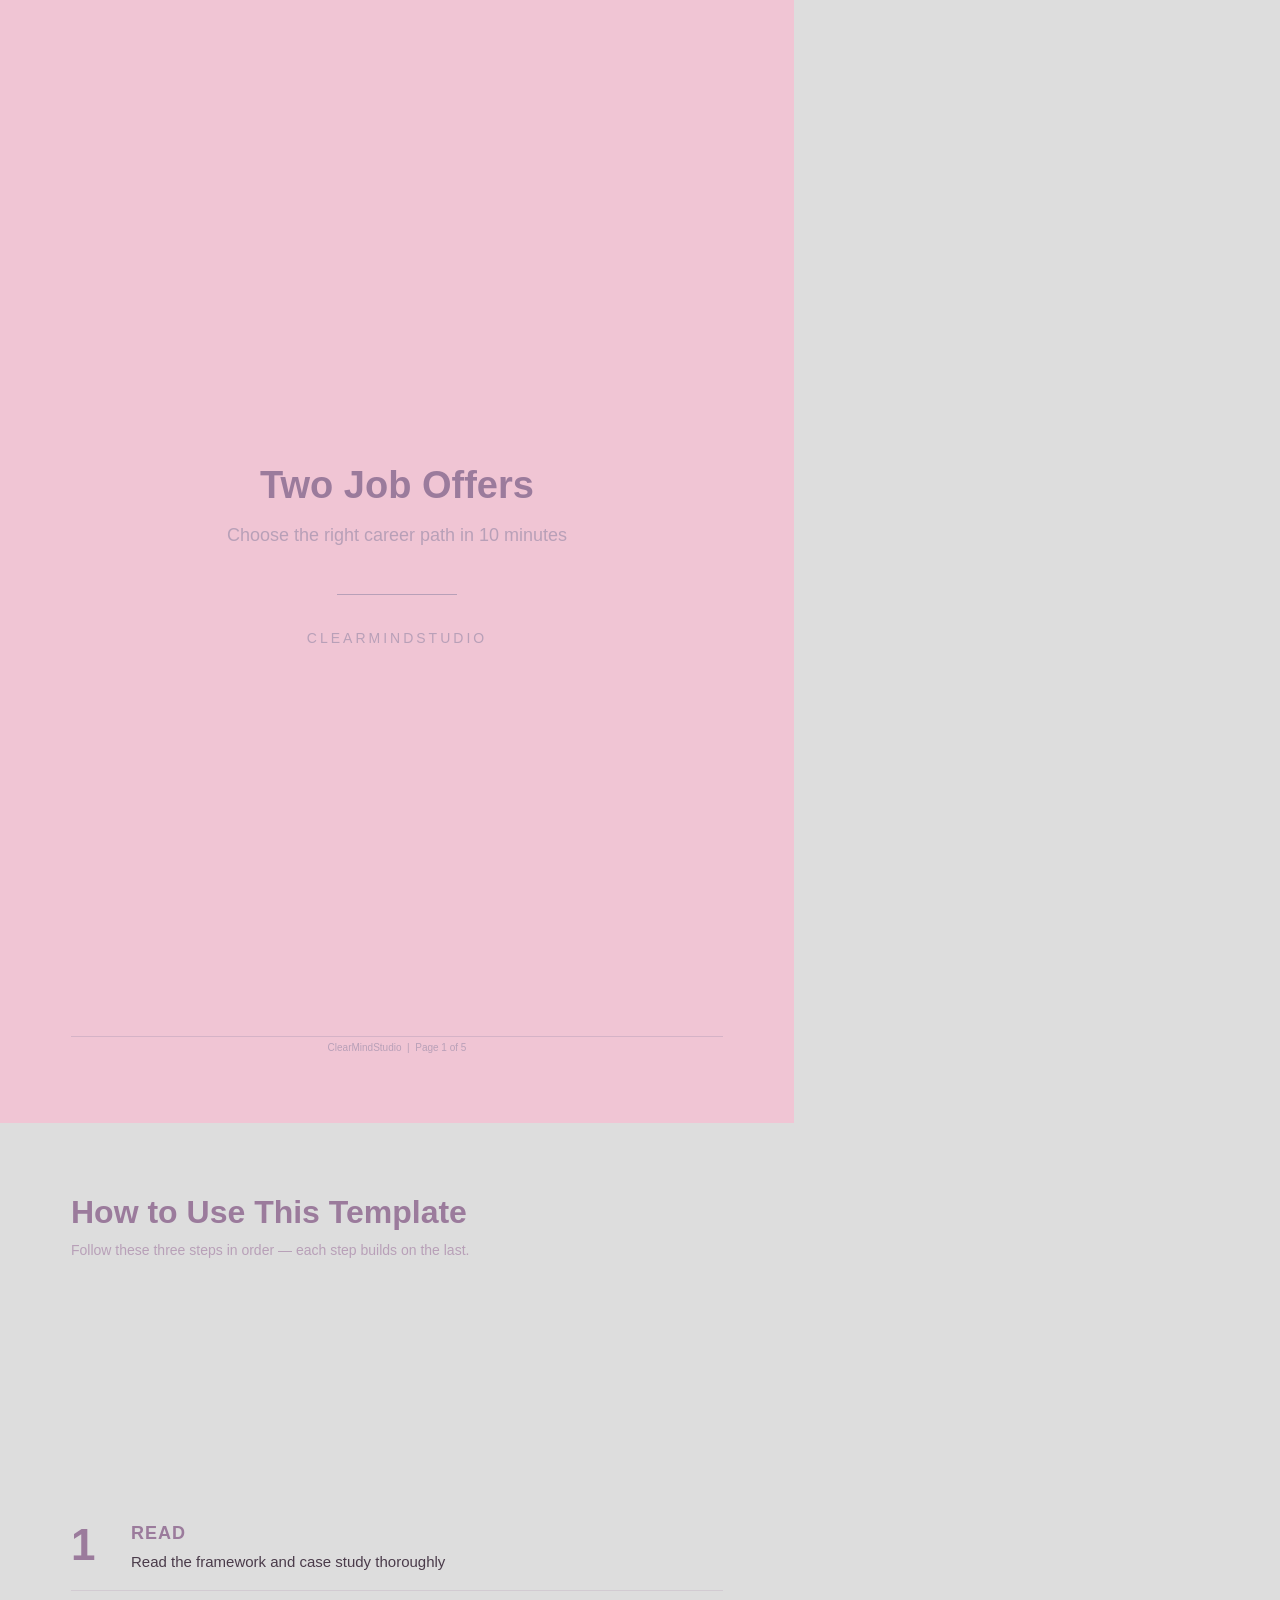
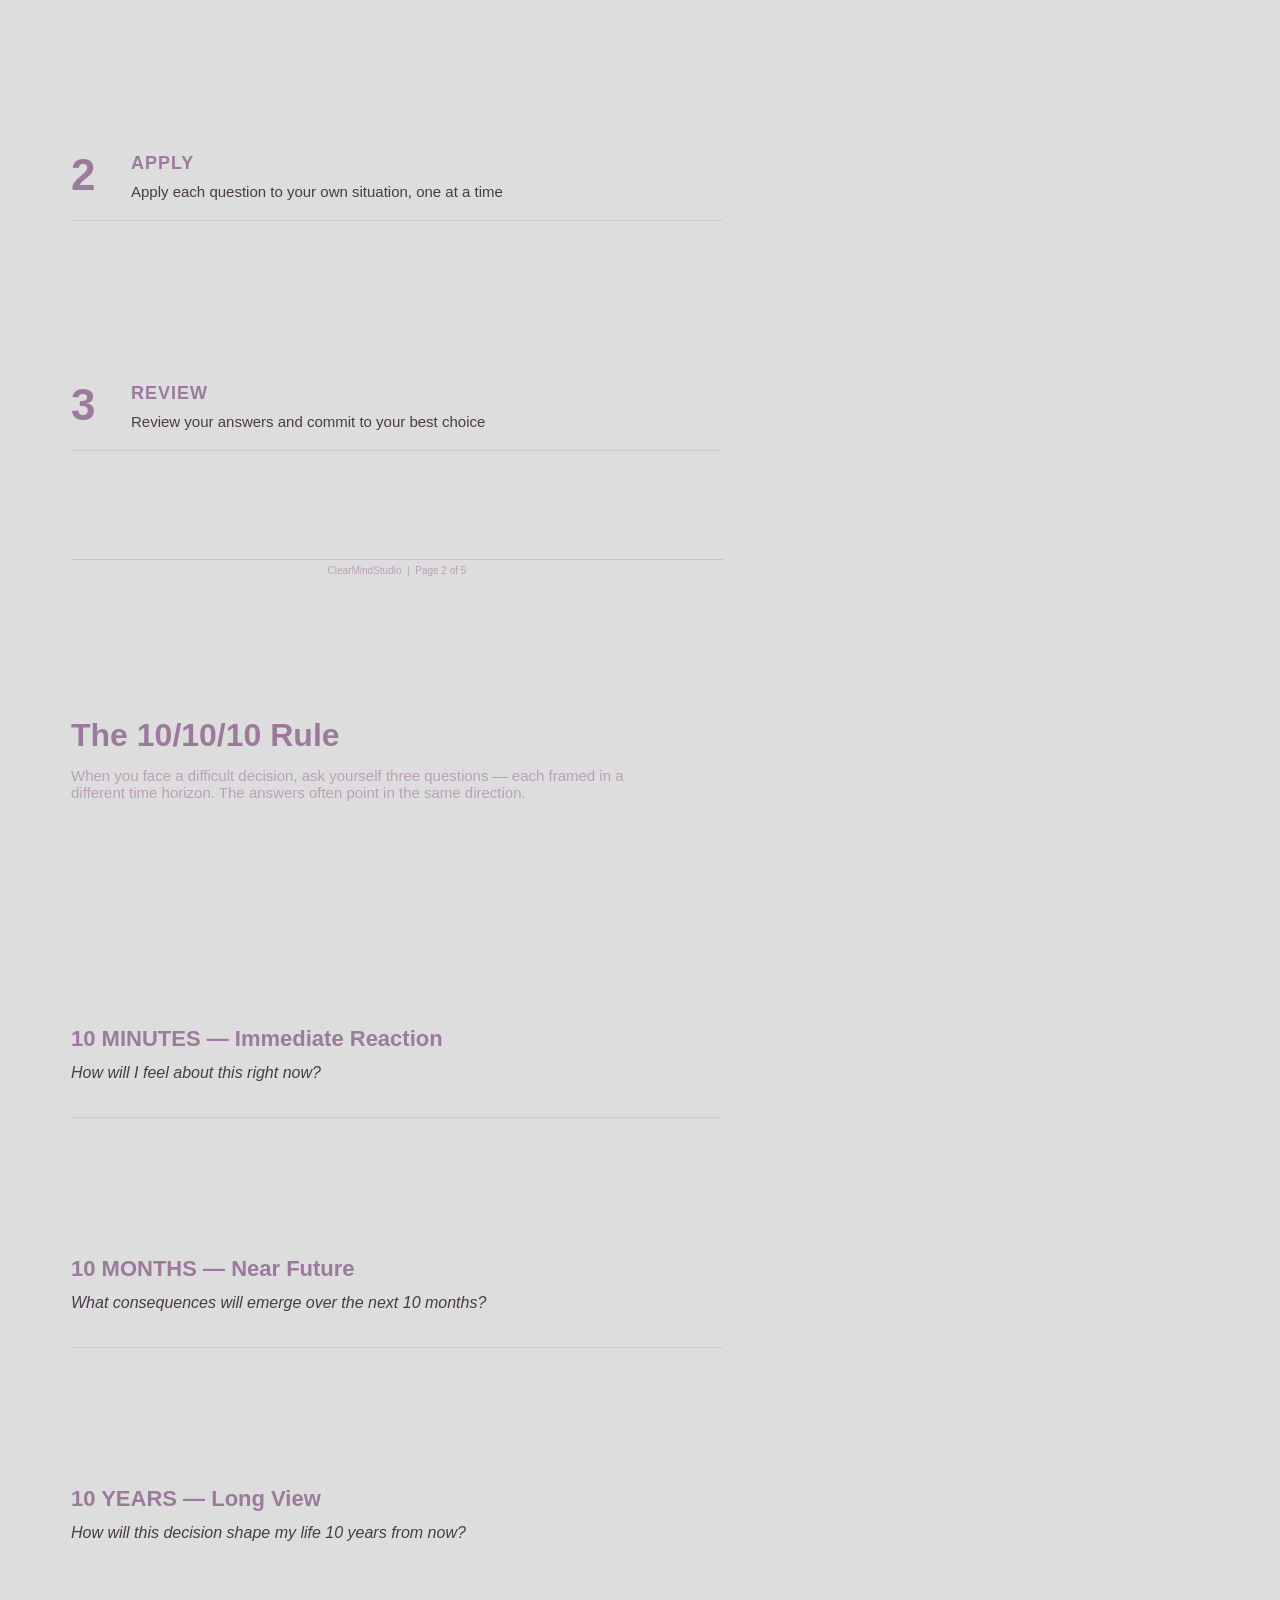
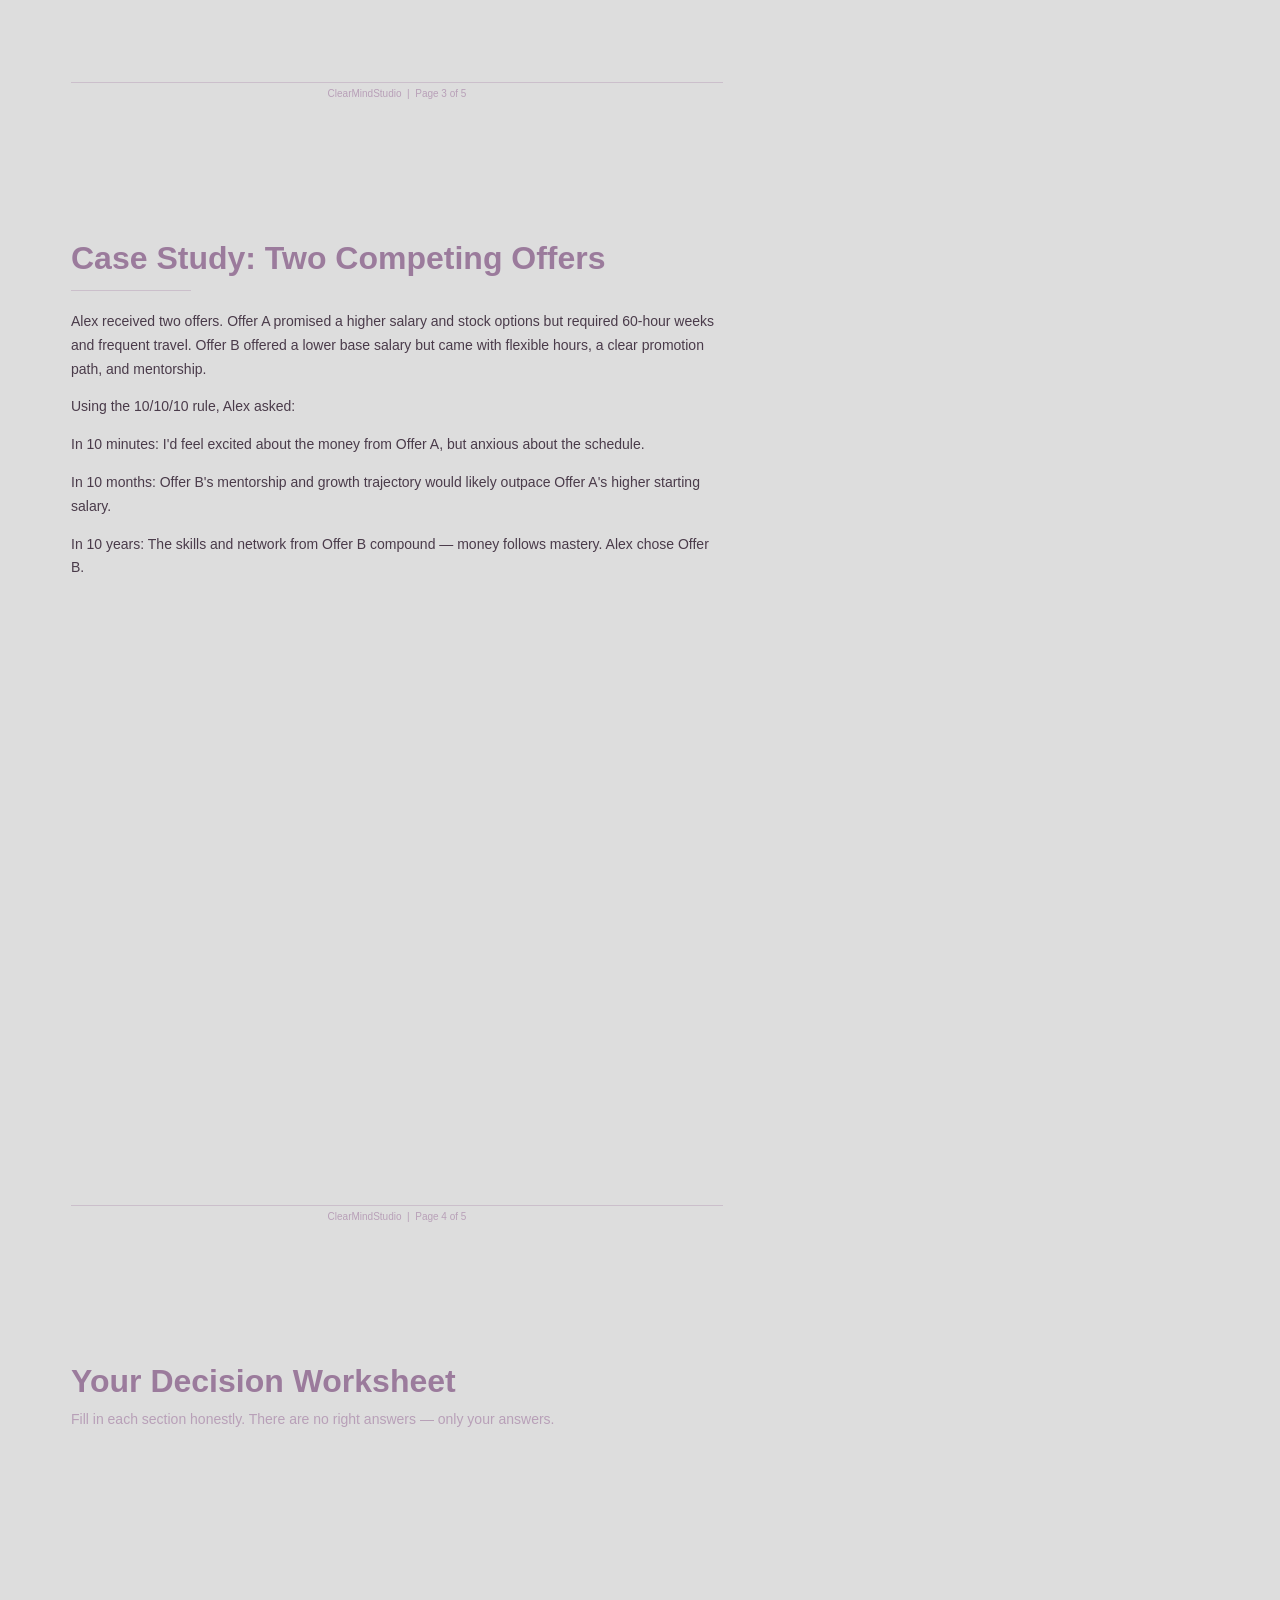
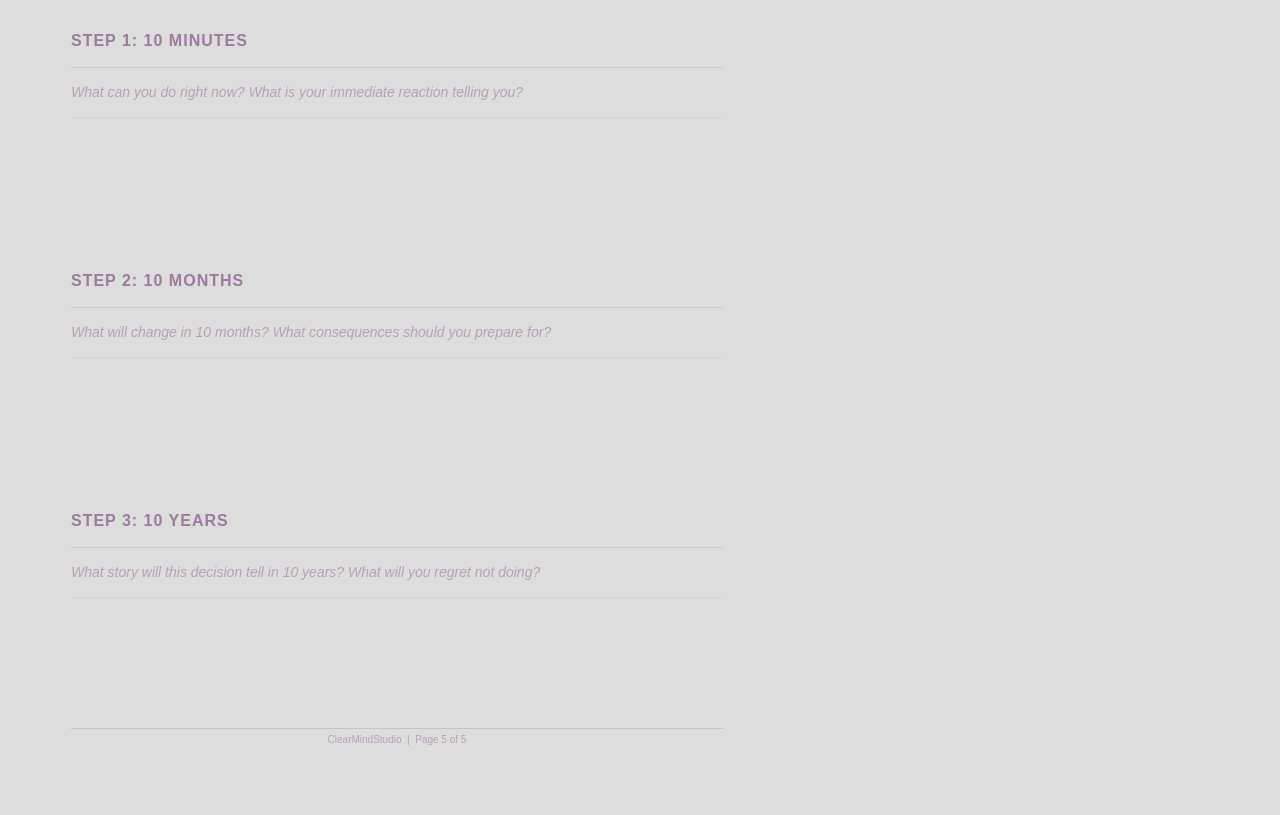
<file: sample-v5-soft-aesthetic.html>
<!DOCTYPE html>
<html lang="en">
<head>
<meta charset="UTF-8">
<title>Two Job Offers — 10/10/10 Decision Toolkit | Soft Aesthetic</title>
<style>
@page { size: 794px 1123px; margin: 0; }
@media print { body { margin: 0; } }
* { box-sizing: border-box; }
body { margin: 0; padding: 0; background: #ddd; }
</style>
</head>
<body>
<div data-document-role="page" style="position:relative;width:794px;height:1123px;overflow:hidden;box-sizing:border-box;">
<svg width="794" height="1123" xmlns="http://www.w3.org/2000/svg" style="position:absolute;top:0;left:0;">
  <rect x="0" y="0" width="794" height="1123" fill="#F0C5D4"/>
</svg>
<div style="position:absolute;top:0;left:0;width:100%;height:100%;display:flex;flex-direction:column;justify-content:center;align-items:center;text-align:center;">
  <h1 style="font-family:Raleway, Nunito, sans-serif;font-size:38px;font-weight:900;color:#9B7B9C;margin:0 0 16px;line-height:1.2;max-width:580px;">Two Job Offers</h1>
  <p style="font-family:Nunito, Raleway, sans-serif;font-size:18px;color:#B8A0B8;margin:0 0 48px;">Choose the right career path in 10 minutes</p>
  <svg width="120" height="2" xmlns="http://www.w3.org/2000/svg" style="margin:0 auto 20px;">
    <line x1="0" y1="0.5" x2="120" y2="0.5" stroke="#B8A0B8" stroke-width="1"/>
  </svg>
  <p style="font-family:Nunito, Raleway, sans-serif;font-size:14px;color:#B8A0B8;letter-spacing:3px;text-transform:uppercase;">ClearMindStudio</p>
</div>
<svg width="652" height="1" xmlns="http://www.w3.org/2000/svg" style="position:absolute;top:1036px;left:71px;">
  <line x1="0" y1="0.5" x2="652" y2="0.5" stroke="#B8A0B8" stroke-width="0.5"/>
</svg>
<div style="position:absolute;top:1042px;left:71px;width:652px;text-align:center;font-size:10px;color:#B8A0B8;font-family:Nunito, Raleway, sans-serif;">ClearMindStudio &nbsp;|&nbsp; Page 1 of 5</div>
</div>
<div data-document-role="page" style="position:relative;width:794px;height:1123px;overflow:hidden;box-sizing:border-box;">
<h2 style="font-family:Raleway, Nunito, sans-serif;font-size:32px;font-weight:900;color:#9B7B9C;position:absolute;top:71px;left:71px;margin:0;">How to Use This Template</h2>
<p style="font-family:Nunito, Raleway, sans-serif;font-size:14px;color:#B8A0B8;position:absolute;top:119px;left:71px;margin:0;">Follow these three steps in order — each step builds on the last.</p>
<div style="position:absolute;top:400px;left:71px;width:652px;">
      <div style="display:flex;align-items:flex-start;">
        <span style="font-family:Raleway, Nunito, sans-serif;font-size:44px;font-weight:900;color:#9B7B9C;line-height:1;min-width:60px;">1</span>
        <div>
          <h3 style="font-family:Raleway, Nunito, sans-serif;font-size:18px;font-weight:700;color:#9B7B9C;margin:0 0 6px;text-transform:uppercase;letter-spacing:1px;">READ</h3>
          <p style="font-family:Nunito, Raleway, sans-serif;font-size:15px;color:#4A3B4A;margin:0;line-height:1.6;">Read the framework and case study thoroughly</p>
        </div>
      </div>
      <svg width="652" height="1" xmlns="http://www.w3.org/2000/svg" style="margin-top:16px;">
        <line x1="0" y1="0.5" x2="652" y2="0.5" stroke="#B8A0B8" stroke-width="0.3"/>
      </svg>
    </div>
<div style="position:absolute;top:630px;left:71px;width:652px;">
      <div style="display:flex;align-items:flex-start;">
        <span style="font-family:Raleway, Nunito, sans-serif;font-size:44px;font-weight:900;color:#9B7B9C;line-height:1;min-width:60px;">2</span>
        <div>
          <h3 style="font-family:Raleway, Nunito, sans-serif;font-size:18px;font-weight:700;color:#9B7B9C;margin:0 0 6px;text-transform:uppercase;letter-spacing:1px;">APPLY</h3>
          <p style="font-family:Nunito, Raleway, sans-serif;font-size:15px;color:#4A3B4A;margin:0;line-height:1.6;">Apply each question to your own situation, one at a time</p>
        </div>
      </div>
      <svg width="652" height="1" xmlns="http://www.w3.org/2000/svg" style="margin-top:16px;">
        <line x1="0" y1="0.5" x2="652" y2="0.5" stroke="#B8A0B8" stroke-width="0.3"/>
      </svg>
    </div>
<div style="position:absolute;top:860px;left:71px;width:652px;">
      <div style="display:flex;align-items:flex-start;">
        <span style="font-family:Raleway, Nunito, sans-serif;font-size:44px;font-weight:900;color:#9B7B9C;line-height:1;min-width:60px;">3</span>
        <div>
          <h3 style="font-family:Raleway, Nunito, sans-serif;font-size:18px;font-weight:700;color:#9B7B9C;margin:0 0 6px;text-transform:uppercase;letter-spacing:1px;">REVIEW</h3>
          <p style="font-family:Nunito, Raleway, sans-serif;font-size:15px;color:#4A3B4A;margin:0;line-height:1.6;">Review your answers and commit to your best choice</p>
        </div>
      </div>
      <svg width="652" height="1" xmlns="http://www.w3.org/2000/svg" style="margin-top:16px;">
        <line x1="0" y1="0.5" x2="652" y2="0.5" stroke="#B8A0B8" stroke-width="0.3"/>
      </svg>
    </div>
<svg width="652" height="1" xmlns="http://www.w3.org/2000/svg" style="position:absolute;top:1036px;left:71px;">
  <line x1="0" y1="0.5" x2="652" y2="0.5" stroke="#B8A0B8" stroke-width="0.5"/>
</svg>
<div style="position:absolute;top:1042px;left:71px;width:652px;text-align:center;font-size:10px;color:#B8A0B8;font-family:Nunito, Raleway, sans-serif;">ClearMindStudio &nbsp;|&nbsp; Page 2 of 5</div>
</div>
<div data-document-role="page" style="position:relative;width:794px;height:1123px;overflow:hidden;box-sizing:border-box;">
<h2 style="font-family:Raleway, Nunito, sans-serif;font-size:32px;font-weight:900;color:#9B7B9C;position:absolute;top:71px;left:71px;margin:0;">The 10/10/10 Rule</h2>
<p style="font-family:Nunito, Raleway, sans-serif;font-size:15px;color:#B8A0B8;position:absolute;top:121px;left:71px;margin:0;max-width:560px;">When you face a difficult decision, ask yourself three questions — each framed in a different time horizon. The answers often point in the same direction.</p>
<div style="position:absolute;top:380px;left:71px;width:652px;">
      <h3 style="font-family:Raleway, Nunito, sans-serif;font-size:22px;font-weight:700;color:#9B7B9C;margin:0 0 8px;">10 MINUTES — Immediate Reaction</h3>
      <p style="font-family:Nunito, Raleway, sans-serif;font-size:16px;color:#4A3B4A;margin:0 0 18px;line-height:1.6;font-style:italic;">How will I feel about this right now?</p>
      <svg width="652" height="1" xmlns="http://www.w3.org/2000/svg">
        <line x1="0" y1="0.5" x2="652" y2="0.5" stroke="#B8A0B8" stroke-width="0.3"/>
      </svg>
    </div>
<div style="position:absolute;top:610px;left:71px;width:652px;">
      <h3 style="font-family:Raleway, Nunito, sans-serif;font-size:22px;font-weight:700;color:#9B7B9C;margin:0 0 8px;">10 MONTHS — Near Future</h3>
      <p style="font-family:Nunito, Raleway, sans-serif;font-size:16px;color:#4A3B4A;margin:0 0 18px;line-height:1.6;font-style:italic;">What consequences will emerge over the next 10 months?</p>
      <svg width="652" height="1" xmlns="http://www.w3.org/2000/svg">
        <line x1="0" y1="0.5" x2="652" y2="0.5" stroke="#B8A0B8" stroke-width="0.3"/>
      </svg>
    </div>
<div style="position:absolute;top:840px;left:71px;width:652px;">
      <h3 style="font-family:Raleway, Nunito, sans-serif;font-size:22px;font-weight:700;color:#9B7B9C;margin:0 0 8px;">10 YEARS — Long View</h3>
      <p style="font-family:Nunito, Raleway, sans-serif;font-size:16px;color:#4A3B4A;margin:0 0 18px;line-height:1.6;font-style:italic;">How will this decision shape my life 10 years from now?</p>
      
    </div>
<svg width="652" height="1" xmlns="http://www.w3.org/2000/svg" style="position:absolute;top:1036px;left:71px;">
  <line x1="0" y1="0.5" x2="652" y2="0.5" stroke="#B8A0B8" stroke-width="0.5"/>
</svg>
<div style="position:absolute;top:1042px;left:71px;width:652px;text-align:center;font-size:10px;color:#B8A0B8;font-family:Nunito, Raleway, sans-serif;">ClearMindStudio &nbsp;|&nbsp; Page 3 of 5</div>
</div>
<div data-document-role="page" style="position:relative;width:794px;height:1123px;overflow:hidden;box-sizing:border-box;">
<h2 style="font-family:Raleway, Nunito, sans-serif;font-size:32px;font-weight:900;color:#9B7B9C;position:absolute;top:71px;left:71px;margin:0;">Case Study: Two Competing Offers</h2>
<svg width="652" height="1" xmlns="http://www.w3.org/2000/svg" style="position:absolute;top:121px;left:71px;">
  <line x1="0" y1="0.5" x2="120" y2="0.5" stroke="#B8A0B8" stroke-width="0.5"/>
</svg>
<div style="position:absolute;top:141px;left:71px;width:652px;max-height:891px;overflow:hidden;">
<p style="font-family:Nunito, Raleway, sans-serif;font-size:14px;color:#4A3B4A;margin:0 0 14px;line-height:1.7;">Alex received two offers. Offer A promised a higher salary and stock options but required 60-hour weeks and frequent travel. Offer B offered a lower base salary but came with flexible hours, a clear promotion path, and mentorship.</p><p style="font-family:Nunito, Raleway, sans-serif;font-size:14px;color:#4A3B4A;margin:0 0 14px;line-height:1.7;">Using the 10/10/10 rule, Alex asked:</p><p style="font-family:Nunito, Raleway, sans-serif;font-size:14px;color:#4A3B4A;margin:0 0 14px;line-height:1.7;">In 10 minutes: I'd feel excited about the money from Offer A, but anxious about the schedule.</p><p style="font-family:Nunito, Raleway, sans-serif;font-size:14px;color:#4A3B4A;margin:0 0 14px;line-height:1.7;">In 10 months: Offer B's mentorship and growth trajectory would likely outpace Offer A's higher starting salary.</p><p style="font-family:Nunito, Raleway, sans-serif;font-size:14px;color:#4A3B4A;margin:0 0 14px;line-height:1.7;">In 10 years: The skills and network from Offer B compound — money follows mastery. Alex chose Offer B.</p>
</div>
<svg width="652" height="1" xmlns="http://www.w3.org/2000/svg" style="position:absolute;top:1036px;left:71px;">
  <line x1="0" y1="0.5" x2="652" y2="0.5" stroke="#B8A0B8" stroke-width="0.5"/>
</svg>
<div style="position:absolute;top:1042px;left:71px;width:652px;text-align:center;font-size:10px;color:#B8A0B8;font-family:Nunito, Raleway, sans-serif;">ClearMindStudio &nbsp;|&nbsp; Page 4 of 5</div>
</div>
<div data-document-role="page" style="position:relative;width:794px;height:1123px;overflow:hidden;box-sizing:border-box;">
<h2 style="font-family:Raleway, Nunito, sans-serif;font-size:32px;font-weight:900;color:#9B7B9C;position:absolute;top:71px;left:71px;margin:0;">Your Decision Worksheet</h2>
<p style="font-family:Nunito, Raleway, sans-serif;font-size:14px;color:#B8A0B8;position:absolute;top:119px;left:71px;margin:0;">Fill in each section honestly. There are no right answers — only your answers.</p>
<div style="position:absolute;top:340px;left:71px;width:652px;">
      <h3 style="font-family:Raleway, Nunito, sans-serif;font-size:16px;font-weight:700;color:#9B7B9C;margin:0 0 14px;letter-spacing:1px;">STEP 1: 10 MINUTES</h3>
      <svg width="652" height="1" xmlns="http://www.w3.org/2000/svg" style="margin-bottom:10px;">
        <line x1="0" y1="0.5" x2="652" y2="0.5" stroke="#B8A0B8" stroke-width="0.3"/>
      </svg>
      <p style="font-family:Nunito, Raleway, sans-serif;font-size:14px;color:#B8A0B8;margin:0;line-height:1.5;font-style:italic;">What can you do right now? What is your immediate reaction telling you?</p>
      <svg width="652" height="1" xmlns="http://www.w3.org/2000/svg" style="margin-top:14px;">
        <line x1="0" y1="0.5" x2="652" y2="0.5" stroke="#B8A0B8" stroke-width="0.2"/>
      </svg>
    </div>
<div style="position:absolute;top:580px;left:71px;width:652px;">
      <h3 style="font-family:Raleway, Nunito, sans-serif;font-size:16px;font-weight:700;color:#9B7B9C;margin:0 0 14px;letter-spacing:1px;">STEP 2: 10 MONTHS</h3>
      <svg width="652" height="1" xmlns="http://www.w3.org/2000/svg" style="margin-bottom:10px;">
        <line x1="0" y1="0.5" x2="652" y2="0.5" stroke="#B8A0B8" stroke-width="0.3"/>
      </svg>
      <p style="font-family:Nunito, Raleway, sans-serif;font-size:14px;color:#B8A0B8;margin:0;line-height:1.5;font-style:italic;">What will change in 10 months? What consequences should you prepare for?</p>
      <svg width="652" height="1" xmlns="http://www.w3.org/2000/svg" style="margin-top:14px;">
        <line x1="0" y1="0.5" x2="652" y2="0.5" stroke="#B8A0B8" stroke-width="0.2"/>
      </svg>
    </div>
<div style="position:absolute;top:820px;left:71px;width:652px;">
      <h3 style="font-family:Raleway, Nunito, sans-serif;font-size:16px;font-weight:700;color:#9B7B9C;margin:0 0 14px;letter-spacing:1px;">STEP 3: 10 YEARS</h3>
      <svg width="652" height="1" xmlns="http://www.w3.org/2000/svg" style="margin-bottom:10px;">
        <line x1="0" y1="0.5" x2="652" y2="0.5" stroke="#B8A0B8" stroke-width="0.3"/>
      </svg>
      <p style="font-family:Nunito, Raleway, sans-serif;font-size:14px;color:#B8A0B8;margin:0;line-height:1.5;font-style:italic;">What story will this decision tell in 10 years? What will you regret not doing?</p>
      <svg width="652" height="1" xmlns="http://www.w3.org/2000/svg" style="margin-top:14px;">
        <line x1="0" y1="0.5" x2="652" y2="0.5" stroke="#B8A0B8" stroke-width="0.2"/>
      </svg>
    </div>
<svg width="652" height="1" xmlns="http://www.w3.org/2000/svg" style="position:absolute;top:1036px;left:71px;">
  <line x1="0" y1="0.5" x2="652" y2="0.5" stroke="#B8A0B8" stroke-width="0.5"/>
</svg>
<div style="position:absolute;top:1042px;left:71px;width:652px;text-align:center;font-size:10px;color:#B8A0B8;font-family:Nunito, Raleway, sans-serif;">ClearMindStudio &nbsp;|&nbsp; Page 5 of 5</div>
</div>
</body>
</html>
</file>
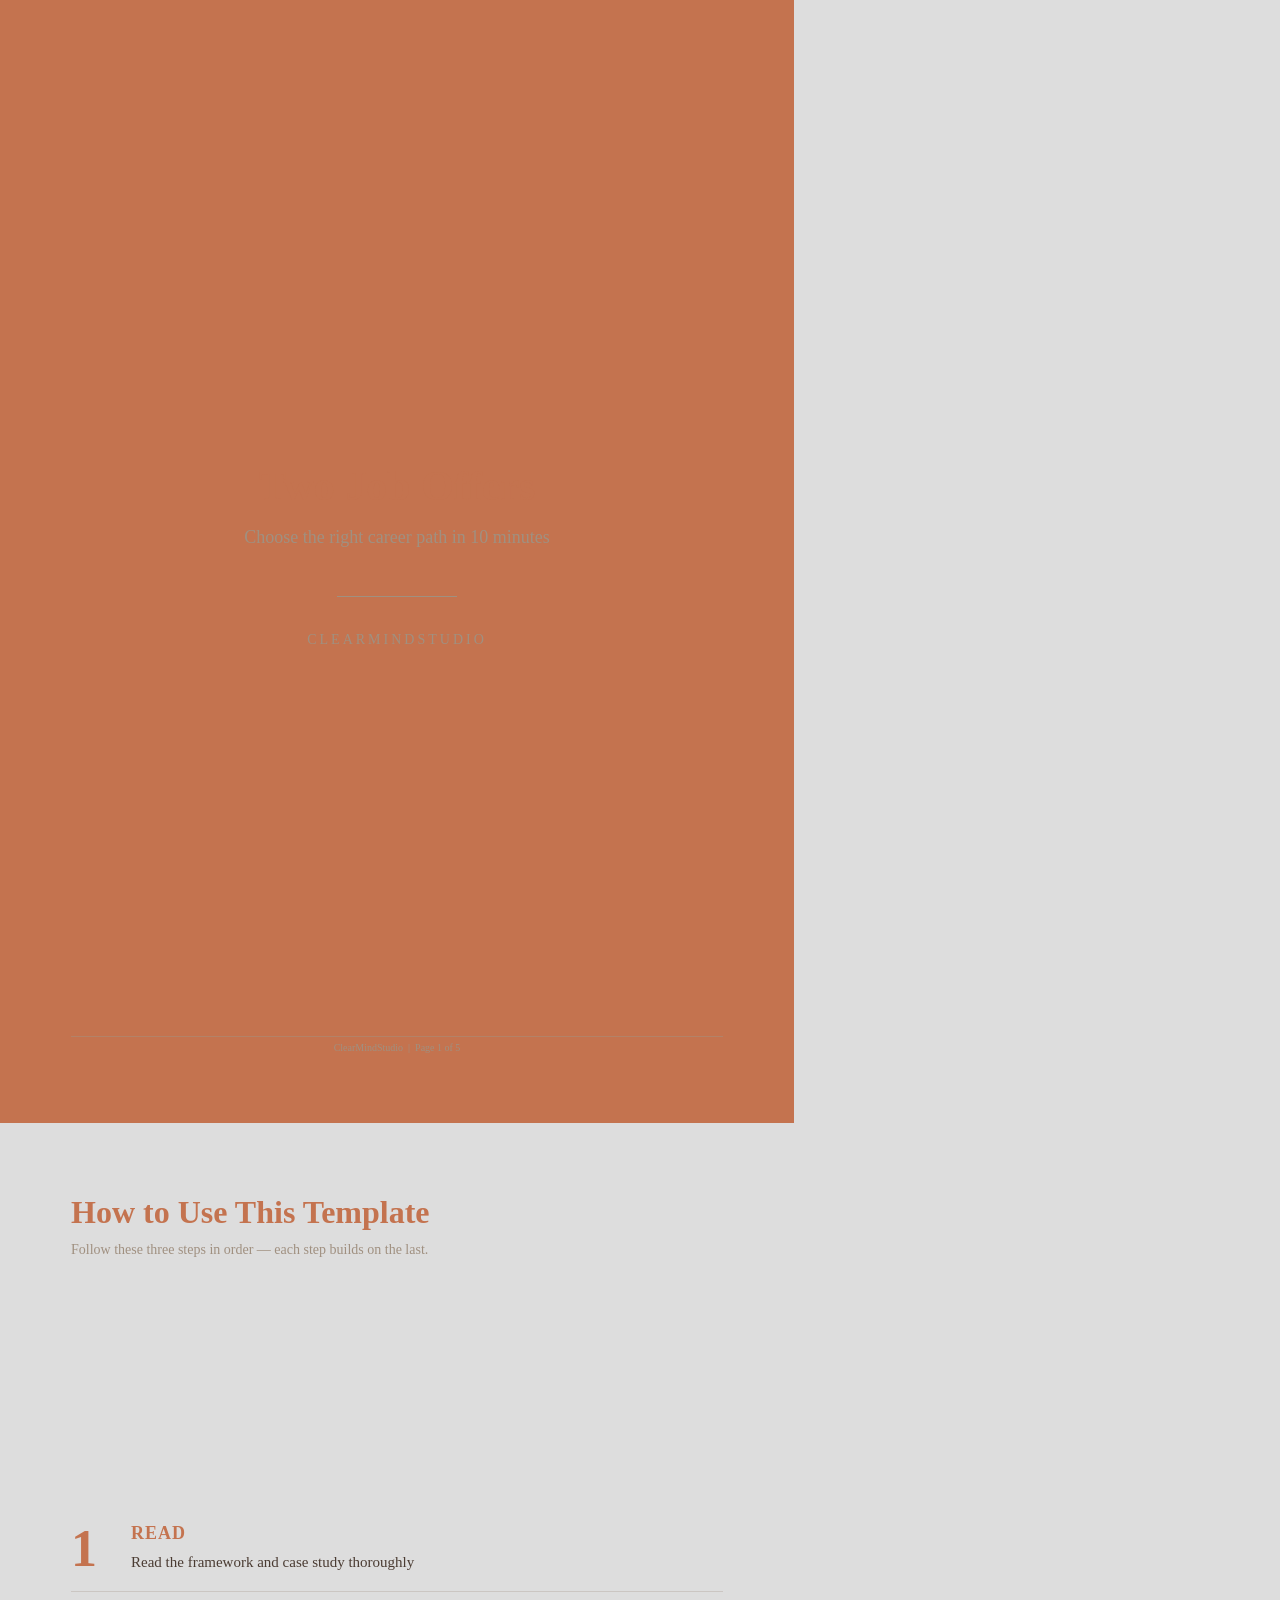
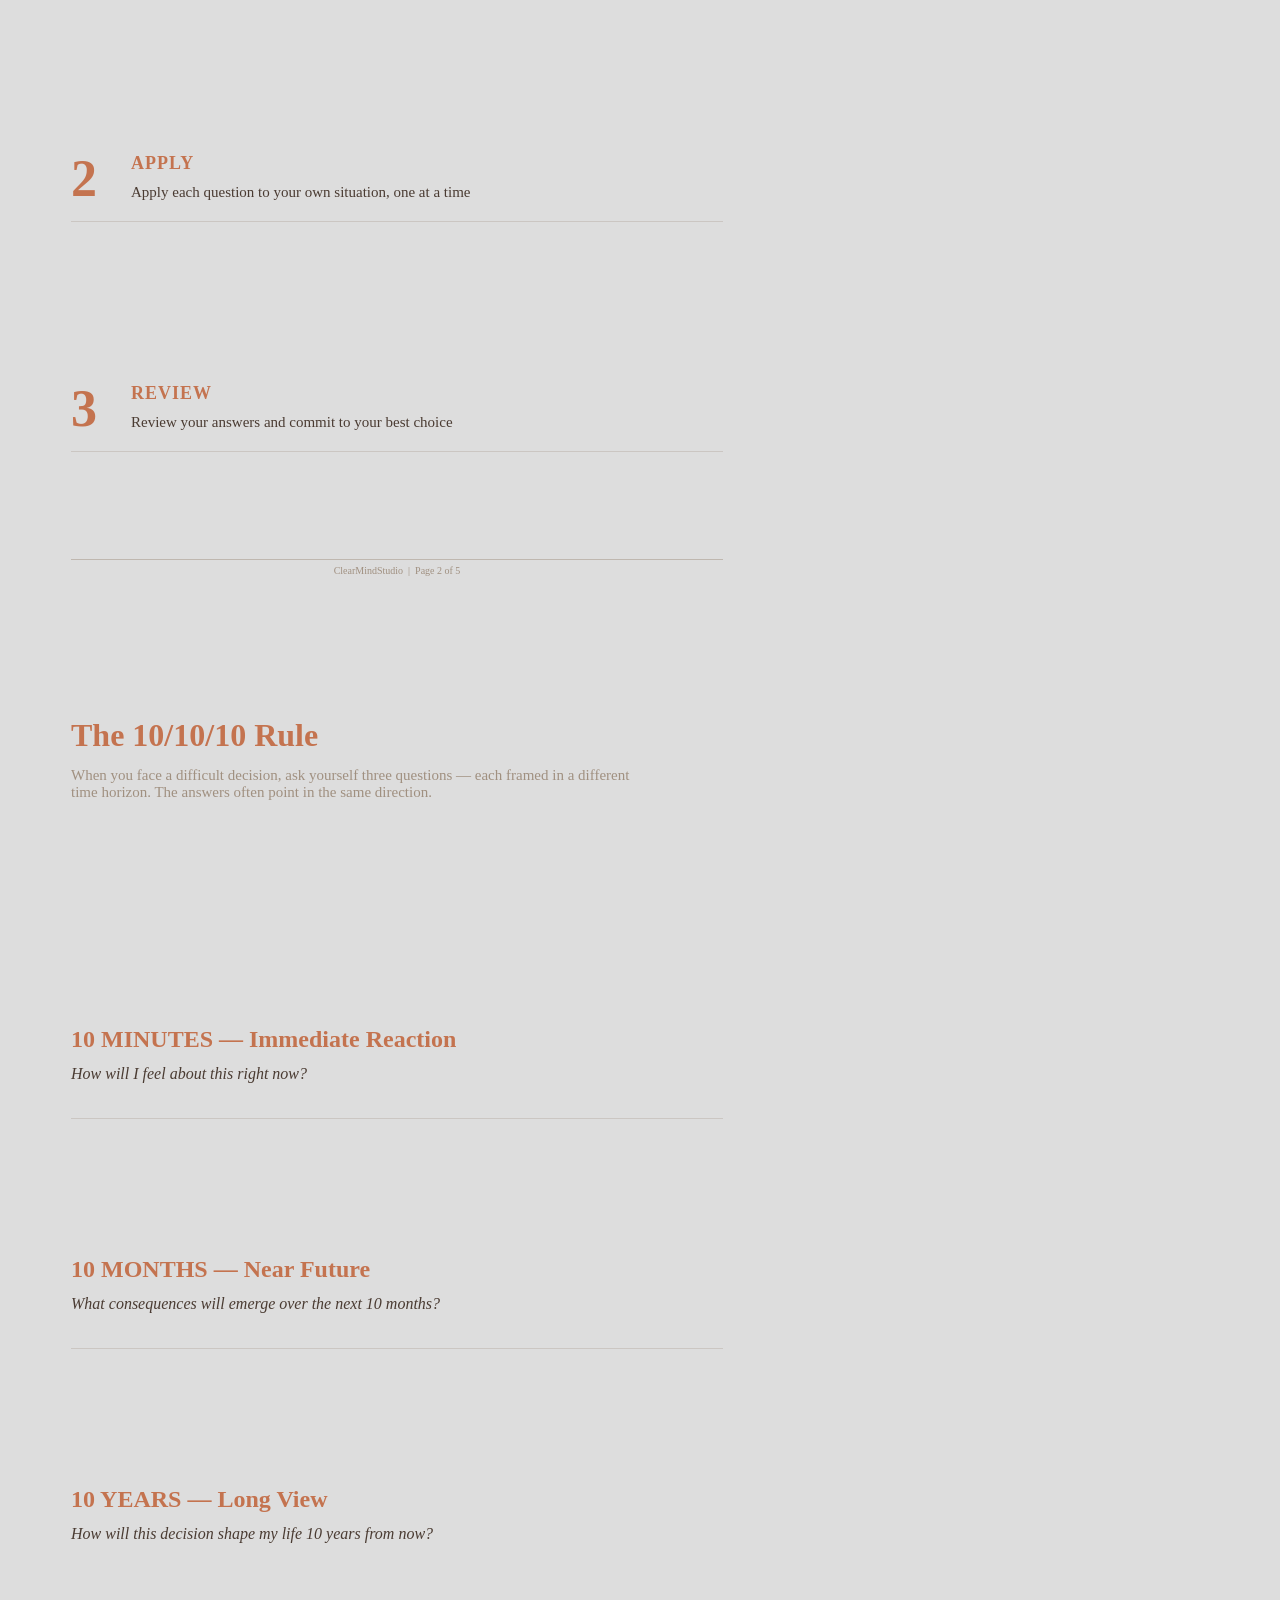
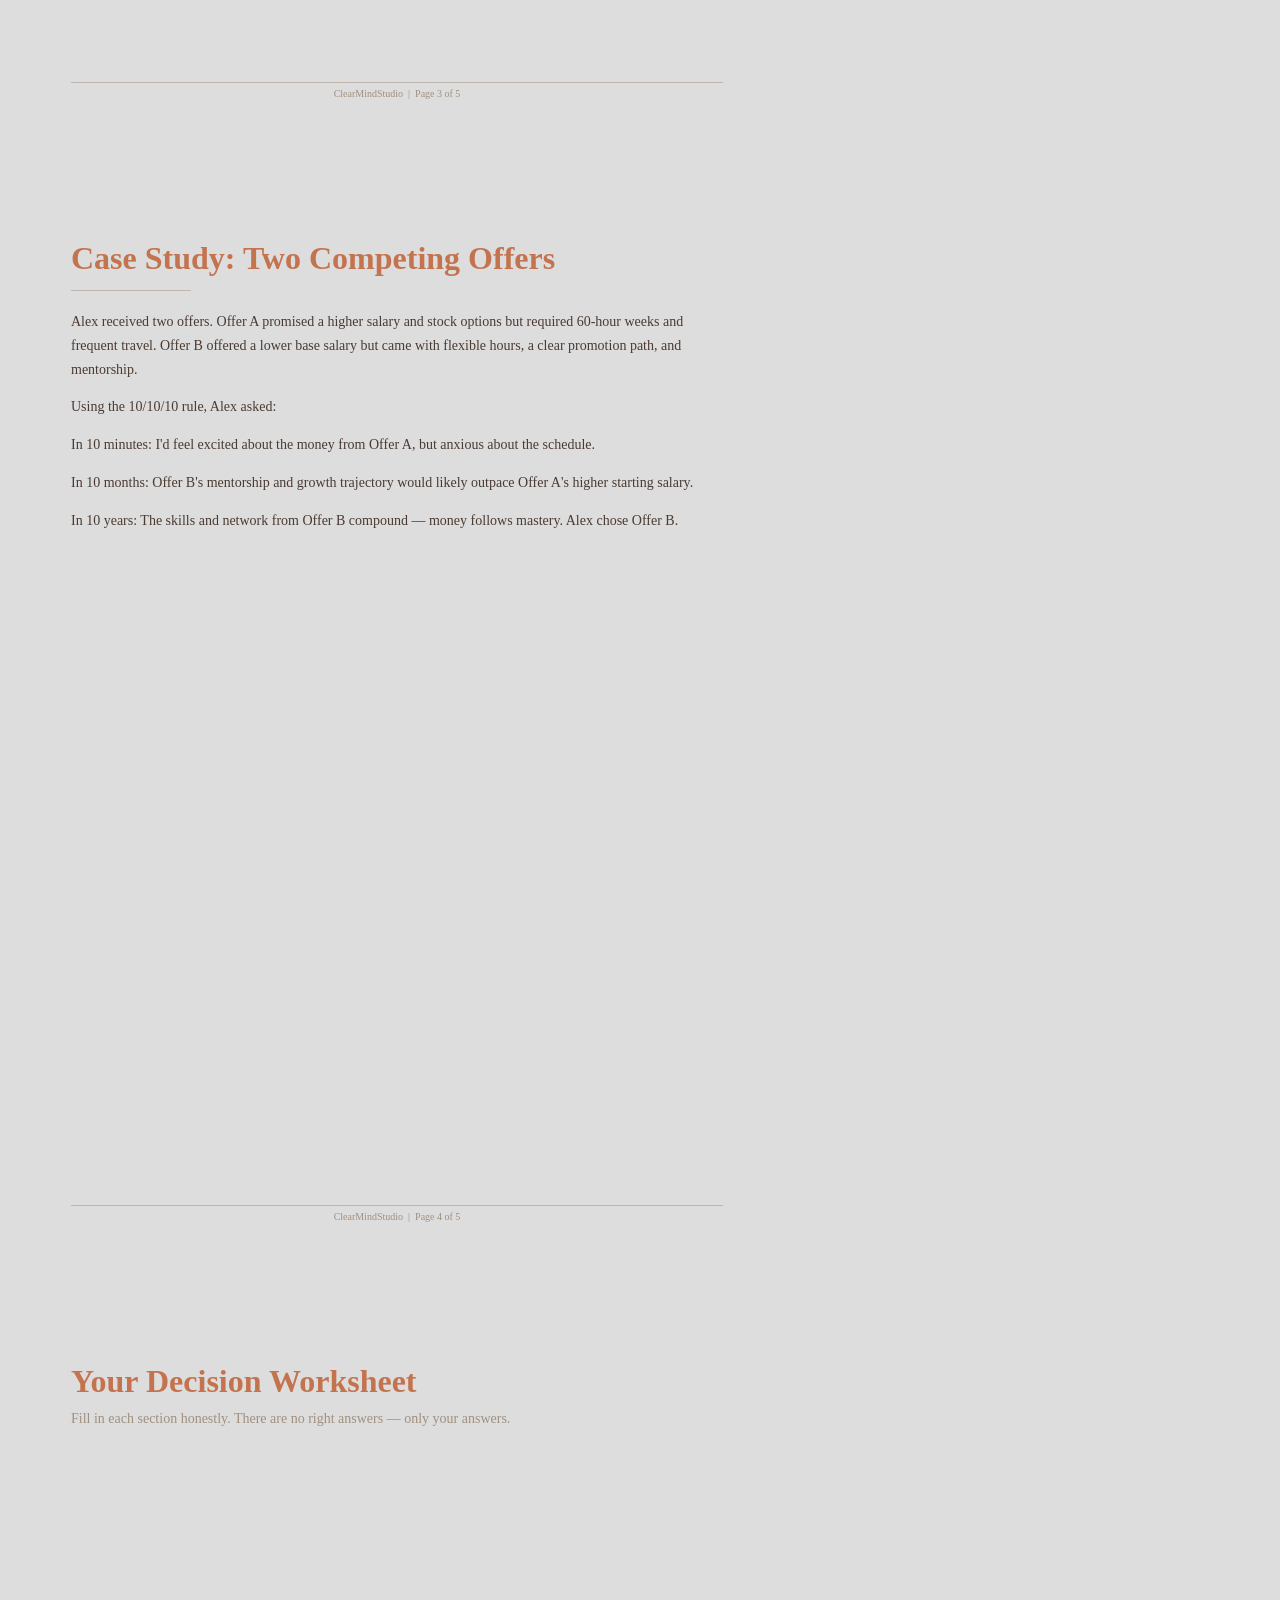
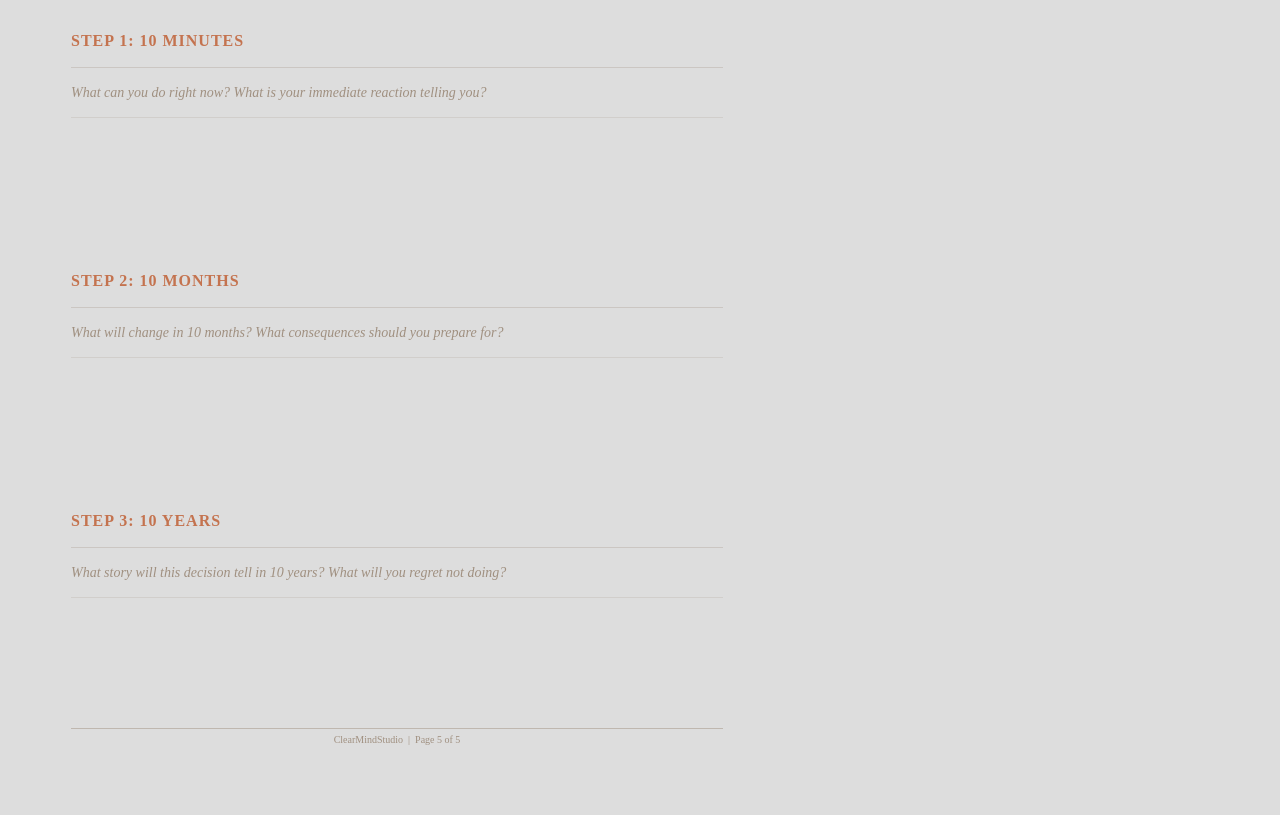
<file: sample-v5-warm-boho.html>
<!DOCTYPE html>
<html lang="en">
<head>
<meta charset="UTF-8">
<title>Two Job Offers — 10/10/10 Decision Toolkit | Warm Boho</title>
<style>
@page { size: 794px 1123px; margin: 0; }
@media print { body { margin: 0; } }
* { box-sizing: border-box; }
body { margin: 0; padding: 0; background: #ddd; }
</style>
</head>
<body>
<div data-document-role="page" style="position:relative;width:794px;height:1123px;overflow:hidden;box-sizing:border-box;">
<svg width="794" height="1123" xmlns="http://www.w3.org/2000/svg" style="position:absolute;top:0;left:0;">
  <rect x="0" y="0" width="794" height="1123" fill="#C4734F"/>
</svg>
<div style="position:absolute;top:0;left:0;width:100%;height:100%;display:flex;flex-direction:column;justify-content:center;align-items:center;text-align:center;">
  <h1 style="font-family:Playfair Display, Cormorant Garamond, serif;font-size:42px;font-weight:900;color:#C4734F;margin:0 0 16px;line-height:1.2;max-width:580px;">Two Job Offers</h1>
  <p style="font-family:Lora, Georgia, serif;font-size:18px;color:#A09080;margin:0 0 48px;">Choose the right career path in 10 minutes</p>
  <svg width="120" height="2" xmlns="http://www.w3.org/2000/svg" style="margin:0 auto 20px;">
    <line x1="0" y1="0.5" x2="120" y2="0.5" stroke="#A09080" stroke-width="1"/>
  </svg>
  <p style="font-family:Lora, Georgia, serif;font-size:14px;color:#A09080;letter-spacing:3px;text-transform:uppercase;">ClearMindStudio</p>
</div>
<svg width="652" height="1" xmlns="http://www.w3.org/2000/svg" style="position:absolute;top:1036px;left:71px;">
  <line x1="0" y1="0.5" x2="652" y2="0.5" stroke="#A09080" stroke-width="0.5"/>
</svg>
<div style="position:absolute;top:1042px;left:71px;width:652px;text-align:center;font-size:10px;color:#A09080;font-family:Lora, Georgia, serif;">ClearMindStudio &nbsp;|&nbsp; Page 1 of 5</div>
</div>
<div data-document-role="page" style="position:relative;width:794px;height:1123px;overflow:hidden;box-sizing:border-box;">
<h2 style="font-family:Playfair Display, Cormorant Garamond, serif;font-size:32px;font-weight:900;color:#C4734F;position:absolute;top:71px;left:71px;margin:0;">How to Use This Template</h2>
<p style="font-family:Lora, Georgia, serif;font-size:14px;color:#A09080;position:absolute;top:119px;left:71px;margin:0;">Follow these three steps in order — each step builds on the last.</p>
<div style="position:absolute;top:400px;left:71px;width:652px;">
      <div style="display:flex;align-items:flex-start;">
        <span style="font-family:Playfair Display, Cormorant Garamond, serif;font-size:52px;font-weight:900;color:#C4734F;line-height:1;min-width:60px;">1</span>
        <div>
          <h3 style="font-family:Playfair Display, Cormorant Garamond, serif;font-size:18px;font-weight:700;color:#C4734F;margin:0 0 6px;text-transform:uppercase;letter-spacing:1px;">READ</h3>
          <p style="font-family:Lora, Georgia, serif;font-size:15px;color:#4A3B32;margin:0;line-height:1.6;">Read the framework and case study thoroughly</p>
        </div>
      </div>
      <svg width="652" height="1" xmlns="http://www.w3.org/2000/svg" style="margin-top:16px;">
        <line x1="0" y1="0.5" x2="652" y2="0.5" stroke="#A09080" stroke-width="0.3"/>
      </svg>
    </div>
<div style="position:absolute;top:630px;left:71px;width:652px;">
      <div style="display:flex;align-items:flex-start;">
        <span style="font-family:Playfair Display, Cormorant Garamond, serif;font-size:52px;font-weight:900;color:#C4734F;line-height:1;min-width:60px;">2</span>
        <div>
          <h3 style="font-family:Playfair Display, Cormorant Garamond, serif;font-size:18px;font-weight:700;color:#C4734F;margin:0 0 6px;text-transform:uppercase;letter-spacing:1px;">APPLY</h3>
          <p style="font-family:Lora, Georgia, serif;font-size:15px;color:#4A3B32;margin:0;line-height:1.6;">Apply each question to your own situation, one at a time</p>
        </div>
      </div>
      <svg width="652" height="1" xmlns="http://www.w3.org/2000/svg" style="margin-top:16px;">
        <line x1="0" y1="0.5" x2="652" y2="0.5" stroke="#A09080" stroke-width="0.3"/>
      </svg>
    </div>
<div style="position:absolute;top:860px;left:71px;width:652px;">
      <div style="display:flex;align-items:flex-start;">
        <span style="font-family:Playfair Display, Cormorant Garamond, serif;font-size:52px;font-weight:900;color:#C4734F;line-height:1;min-width:60px;">3</span>
        <div>
          <h3 style="font-family:Playfair Display, Cormorant Garamond, serif;font-size:18px;font-weight:700;color:#C4734F;margin:0 0 6px;text-transform:uppercase;letter-spacing:1px;">REVIEW</h3>
          <p style="font-family:Lora, Georgia, serif;font-size:15px;color:#4A3B32;margin:0;line-height:1.6;">Review your answers and commit to your best choice</p>
        </div>
      </div>
      <svg width="652" height="1" xmlns="http://www.w3.org/2000/svg" style="margin-top:16px;">
        <line x1="0" y1="0.5" x2="652" y2="0.5" stroke="#A09080" stroke-width="0.3"/>
      </svg>
    </div>
<svg width="652" height="1" xmlns="http://www.w3.org/2000/svg" style="position:absolute;top:1036px;left:71px;">
  <line x1="0" y1="0.5" x2="652" y2="0.5" stroke="#A09080" stroke-width="0.5"/>
</svg>
<div style="position:absolute;top:1042px;left:71px;width:652px;text-align:center;font-size:10px;color:#A09080;font-family:Lora, Georgia, serif;">ClearMindStudio &nbsp;|&nbsp; Page 2 of 5</div>
</div>
<div data-document-role="page" style="position:relative;width:794px;height:1123px;overflow:hidden;box-sizing:border-box;">
<h2 style="font-family:Playfair Display, Cormorant Garamond, serif;font-size:32px;font-weight:900;color:#C4734F;position:absolute;top:71px;left:71px;margin:0;">The 10/10/10 Rule</h2>
<p style="font-family:Lora, Georgia, serif;font-size:15px;color:#A09080;position:absolute;top:121px;left:71px;margin:0;max-width:560px;">When you face a difficult decision, ask yourself three questions — each framed in a different time horizon. The answers often point in the same direction.</p>
<div style="position:absolute;top:380px;left:71px;width:652px;">
      <h3 style="font-family:Playfair Display, Cormorant Garamond, serif;font-size:24px;font-weight:700;color:#C4734F;margin:0 0 8px;">10 MINUTES — Immediate Reaction</h3>
      <p style="font-family:Lora, Georgia, serif;font-size:16px;color:#4A3B32;margin:0 0 18px;line-height:1.6;font-style:italic;">How will I feel about this right now?</p>
      <svg width="652" height="1" xmlns="http://www.w3.org/2000/svg">
        <line x1="0" y1="0.5" x2="652" y2="0.5" stroke="#A09080" stroke-width="0.3"/>
      </svg>
    </div>
<div style="position:absolute;top:610px;left:71px;width:652px;">
      <h3 style="font-family:Playfair Display, Cormorant Garamond, serif;font-size:24px;font-weight:700;color:#C4734F;margin:0 0 8px;">10 MONTHS — Near Future</h3>
      <p style="font-family:Lora, Georgia, serif;font-size:16px;color:#4A3B32;margin:0 0 18px;line-height:1.6;font-style:italic;">What consequences will emerge over the next 10 months?</p>
      <svg width="652" height="1" xmlns="http://www.w3.org/2000/svg">
        <line x1="0" y1="0.5" x2="652" y2="0.5" stroke="#A09080" stroke-width="0.3"/>
      </svg>
    </div>
<div style="position:absolute;top:840px;left:71px;width:652px;">
      <h3 style="font-family:Playfair Display, Cormorant Garamond, serif;font-size:24px;font-weight:700;color:#C4734F;margin:0 0 8px;">10 YEARS — Long View</h3>
      <p style="font-family:Lora, Georgia, serif;font-size:16px;color:#4A3B32;margin:0 0 18px;line-height:1.6;font-style:italic;">How will this decision shape my life 10 years from now?</p>
      
    </div>
<svg width="652" height="1" xmlns="http://www.w3.org/2000/svg" style="position:absolute;top:1036px;left:71px;">
  <line x1="0" y1="0.5" x2="652" y2="0.5" stroke="#A09080" stroke-width="0.5"/>
</svg>
<div style="position:absolute;top:1042px;left:71px;width:652px;text-align:center;font-size:10px;color:#A09080;font-family:Lora, Georgia, serif;">ClearMindStudio &nbsp;|&nbsp; Page 3 of 5</div>
</div>
<div data-document-role="page" style="position:relative;width:794px;height:1123px;overflow:hidden;box-sizing:border-box;">
<h2 style="font-family:Playfair Display, Cormorant Garamond, serif;font-size:32px;font-weight:900;color:#C4734F;position:absolute;top:71px;left:71px;margin:0;">Case Study: Two Competing Offers</h2>
<svg width="652" height="1" xmlns="http://www.w3.org/2000/svg" style="position:absolute;top:121px;left:71px;">
  <line x1="0" y1="0.5" x2="120" y2="0.5" stroke="#A09080" stroke-width="0.5"/>
</svg>
<div style="position:absolute;top:141px;left:71px;width:652px;max-height:891px;overflow:hidden;">
<p style="font-family:Lora, Georgia, serif;font-size:14px;color:#4A3B32;margin:0 0 14px;line-height:1.7;">Alex received two offers. Offer A promised a higher salary and stock options but required 60-hour weeks and frequent travel. Offer B offered a lower base salary but came with flexible hours, a clear promotion path, and mentorship.</p><p style="font-family:Lora, Georgia, serif;font-size:14px;color:#4A3B32;margin:0 0 14px;line-height:1.7;">Using the 10/10/10 rule, Alex asked:</p><p style="font-family:Lora, Georgia, serif;font-size:14px;color:#4A3B32;margin:0 0 14px;line-height:1.7;">In 10 minutes: I'd feel excited about the money from Offer A, but anxious about the schedule.</p><p style="font-family:Lora, Georgia, serif;font-size:14px;color:#4A3B32;margin:0 0 14px;line-height:1.7;">In 10 months: Offer B's mentorship and growth trajectory would likely outpace Offer A's higher starting salary.</p><p style="font-family:Lora, Georgia, serif;font-size:14px;color:#4A3B32;margin:0 0 14px;line-height:1.7;">In 10 years: The skills and network from Offer B compound — money follows mastery. Alex chose Offer B.</p>
</div>
<svg width="652" height="1" xmlns="http://www.w3.org/2000/svg" style="position:absolute;top:1036px;left:71px;">
  <line x1="0" y1="0.5" x2="652" y2="0.5" stroke="#A09080" stroke-width="0.5"/>
</svg>
<div style="position:absolute;top:1042px;left:71px;width:652px;text-align:center;font-size:10px;color:#A09080;font-family:Lora, Georgia, serif;">ClearMindStudio &nbsp;|&nbsp; Page 4 of 5</div>
</div>
<div data-document-role="page" style="position:relative;width:794px;height:1123px;overflow:hidden;box-sizing:border-box;">
<h2 style="font-family:Playfair Display, Cormorant Garamond, serif;font-size:32px;font-weight:900;color:#C4734F;position:absolute;top:71px;left:71px;margin:0;">Your Decision Worksheet</h2>
<p style="font-family:Lora, Georgia, serif;font-size:14px;color:#A09080;position:absolute;top:119px;left:71px;margin:0;">Fill in each section honestly. There are no right answers — only your answers.</p>
<div style="position:absolute;top:340px;left:71px;width:652px;">
      <h3 style="font-family:Playfair Display, Cormorant Garamond, serif;font-size:16px;font-weight:700;color:#C4734F;margin:0 0 14px;letter-spacing:1px;">STEP 1: 10 MINUTES</h3>
      <svg width="652" height="1" xmlns="http://www.w3.org/2000/svg" style="margin-bottom:10px;">
        <line x1="0" y1="0.5" x2="652" y2="0.5" stroke="#A09080" stroke-width="0.3"/>
      </svg>
      <p style="font-family:Lora, Georgia, serif;font-size:14px;color:#A09080;margin:0;line-height:1.5;font-style:italic;">What can you do right now? What is your immediate reaction telling you?</p>
      <svg width="652" height="1" xmlns="http://www.w3.org/2000/svg" style="margin-top:14px;">
        <line x1="0" y1="0.5" x2="652" y2="0.5" stroke="#A09080" stroke-width="0.2"/>
      </svg>
    </div>
<div style="position:absolute;top:580px;left:71px;width:652px;">
      <h3 style="font-family:Playfair Display, Cormorant Garamond, serif;font-size:16px;font-weight:700;color:#C4734F;margin:0 0 14px;letter-spacing:1px;">STEP 2: 10 MONTHS</h3>
      <svg width="652" height="1" xmlns="http://www.w3.org/2000/svg" style="margin-bottom:10px;">
        <line x1="0" y1="0.5" x2="652" y2="0.5" stroke="#A09080" stroke-width="0.3"/>
      </svg>
      <p style="font-family:Lora, Georgia, serif;font-size:14px;color:#A09080;margin:0;line-height:1.5;font-style:italic;">What will change in 10 months? What consequences should you prepare for?</p>
      <svg width="652" height="1" xmlns="http://www.w3.org/2000/svg" style="margin-top:14px;">
        <line x1="0" y1="0.5" x2="652" y2="0.5" stroke="#A09080" stroke-width="0.2"/>
      </svg>
    </div>
<div style="position:absolute;top:820px;left:71px;width:652px;">
      <h3 style="font-family:Playfair Display, Cormorant Garamond, serif;font-size:16px;font-weight:700;color:#C4734F;margin:0 0 14px;letter-spacing:1px;">STEP 3: 10 YEARS</h3>
      <svg width="652" height="1" xmlns="http://www.w3.org/2000/svg" style="margin-bottom:10px;">
        <line x1="0" y1="0.5" x2="652" y2="0.5" stroke="#A09080" stroke-width="0.3"/>
      </svg>
      <p style="font-family:Lora, Georgia, serif;font-size:14px;color:#A09080;margin:0;line-height:1.5;font-style:italic;">What story will this decision tell in 10 years? What will you regret not doing?</p>
      <svg width="652" height="1" xmlns="http://www.w3.org/2000/svg" style="margin-top:14px;">
        <line x1="0" y1="0.5" x2="652" y2="0.5" stroke="#A09080" stroke-width="0.2"/>
      </svg>
    </div>
<svg width="652" height="1" xmlns="http://www.w3.org/2000/svg" style="position:absolute;top:1036px;left:71px;">
  <line x1="0" y1="0.5" x2="652" y2="0.5" stroke="#A09080" stroke-width="0.5"/>
</svg>
<div style="position:absolute;top:1042px;left:71px;width:652px;text-align:center;font-size:10px;color:#A09080;font-family:Lora, Georgia, serif;">ClearMindStudio &nbsp;|&nbsp; Page 5 of 5</div>
</div>
</body>
</html>
</file>
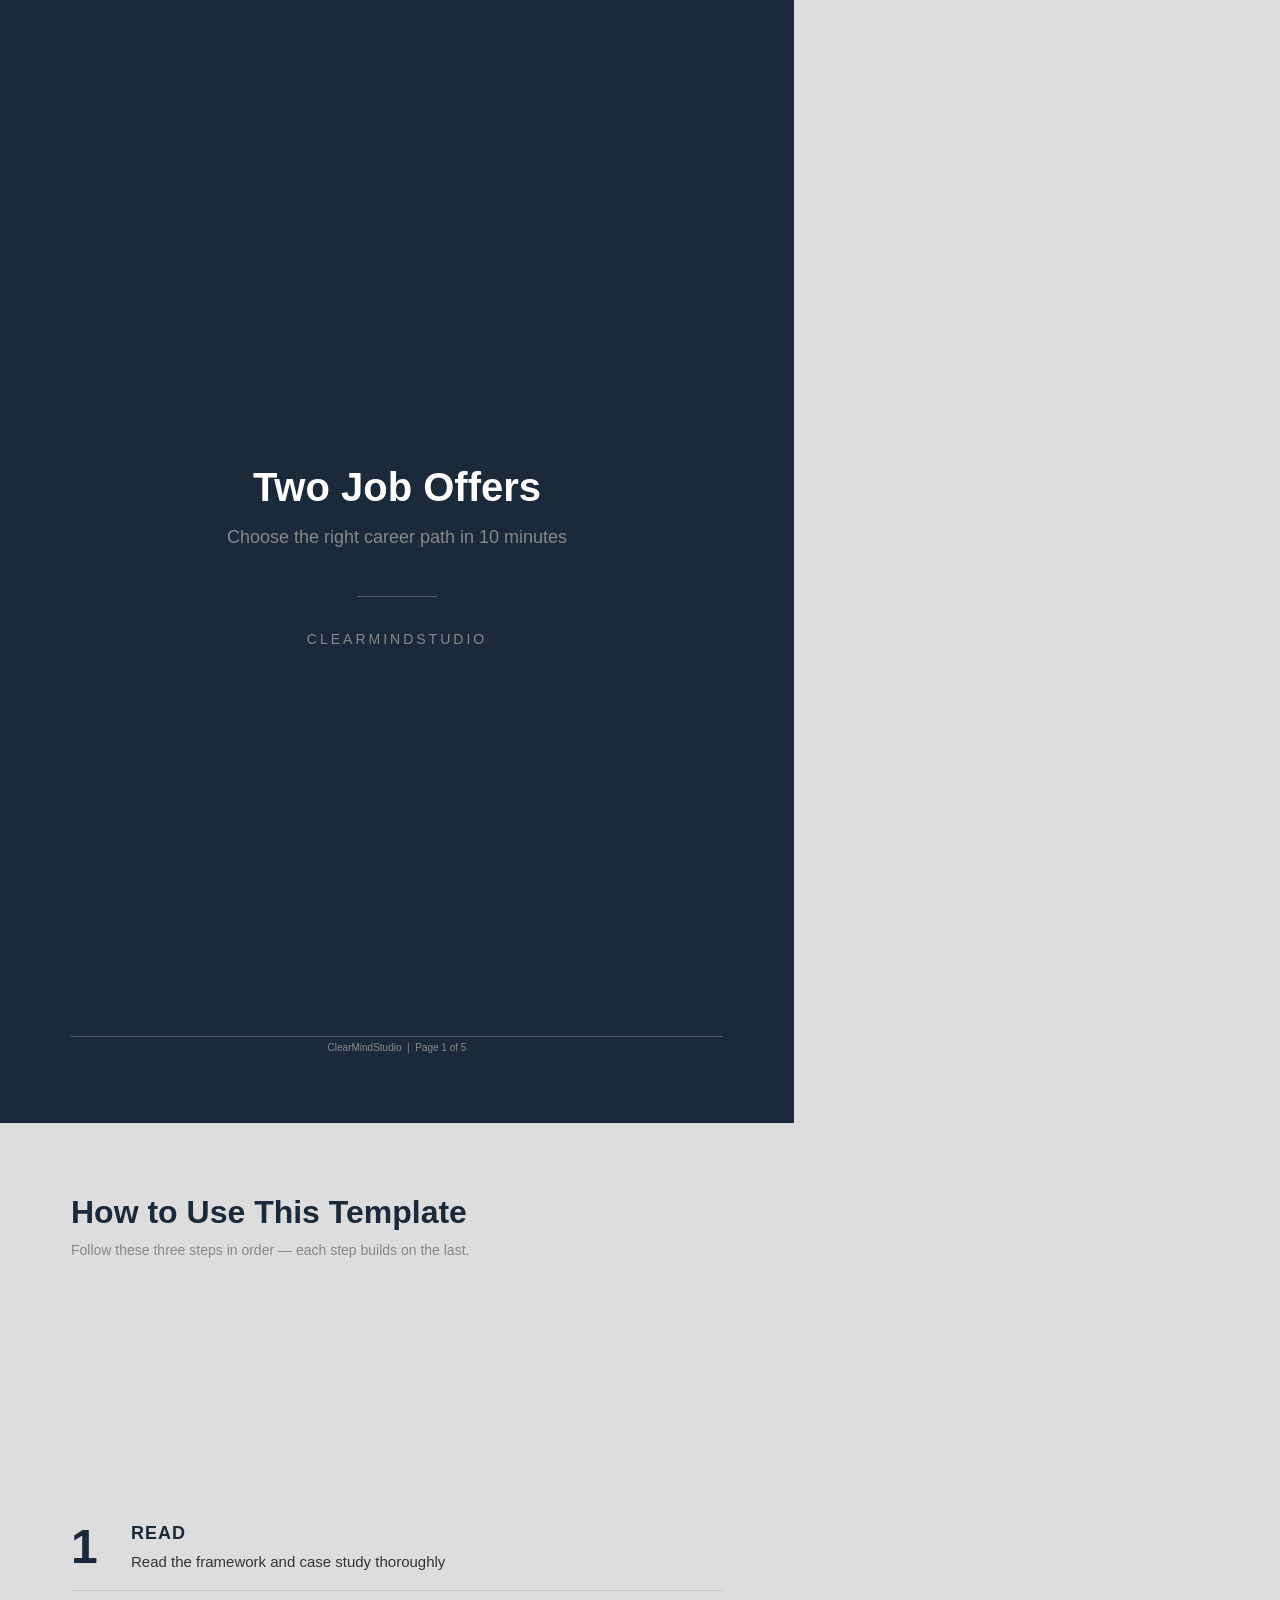
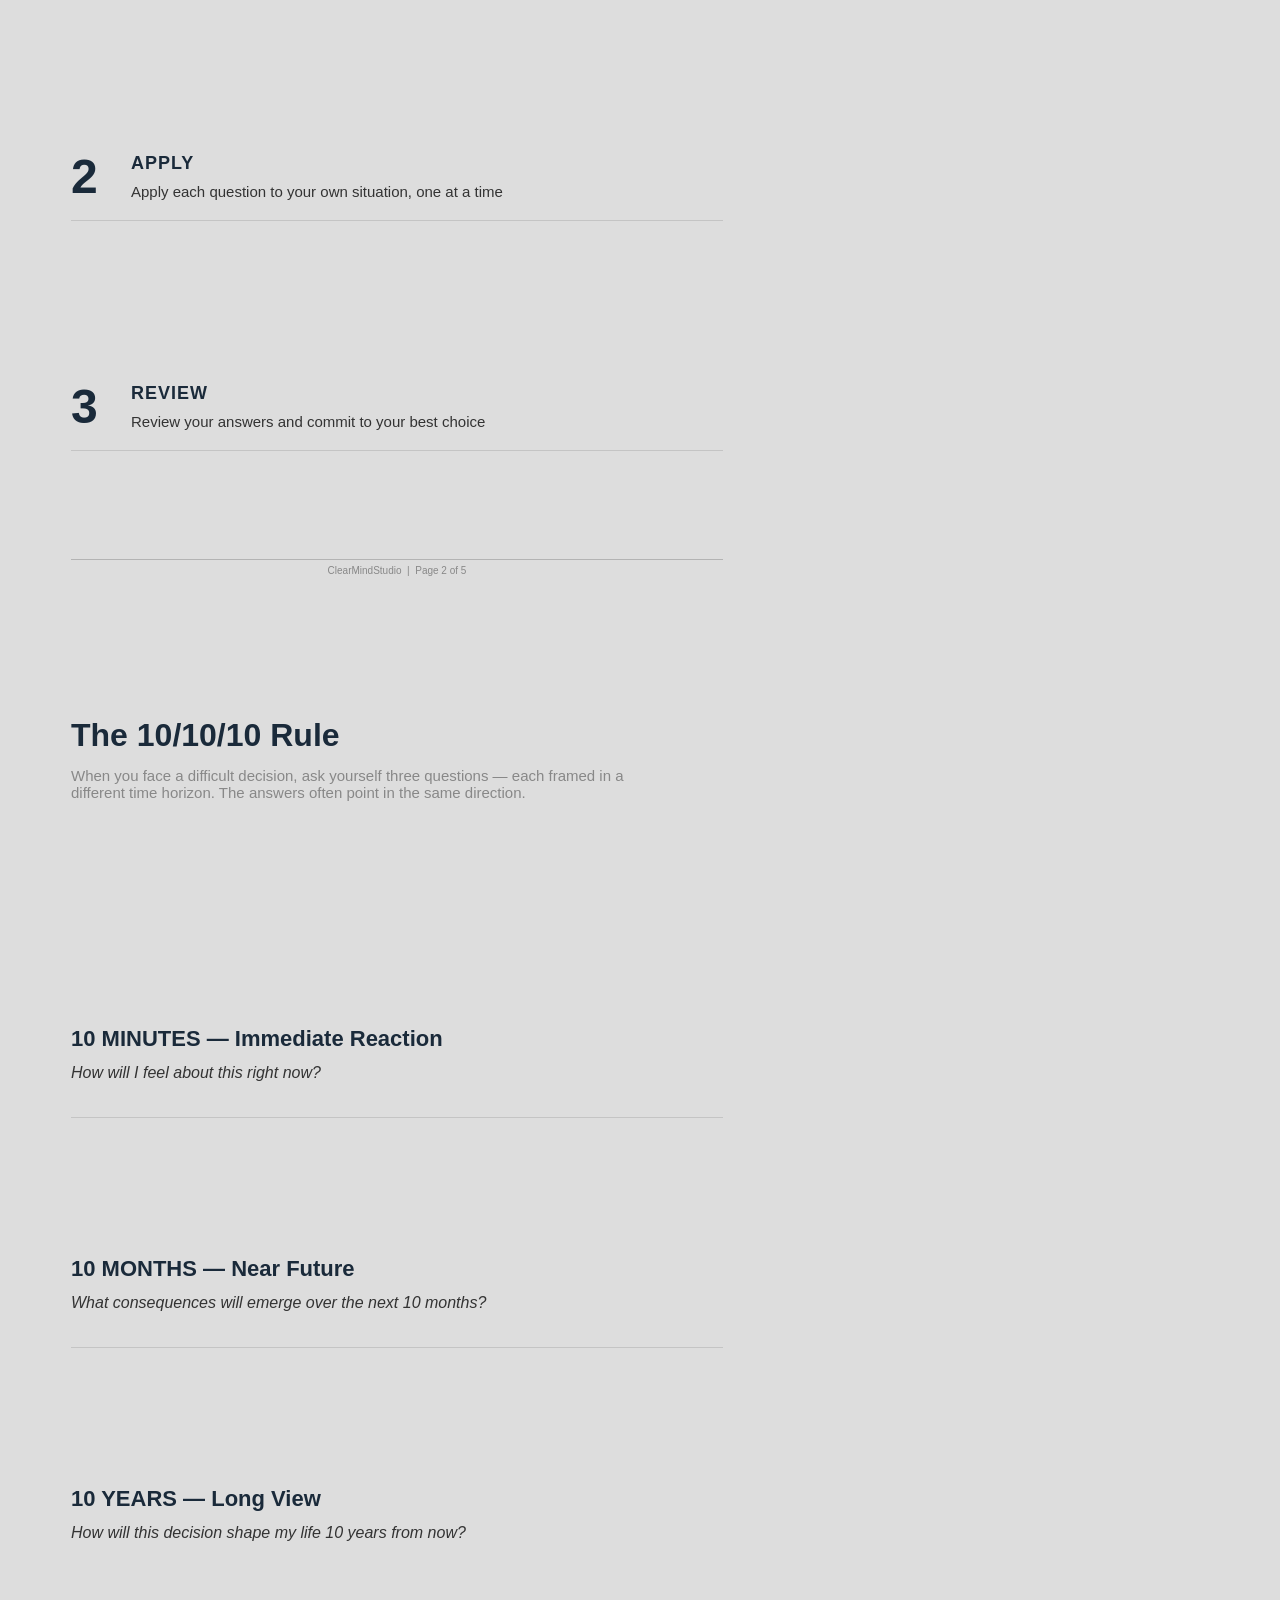
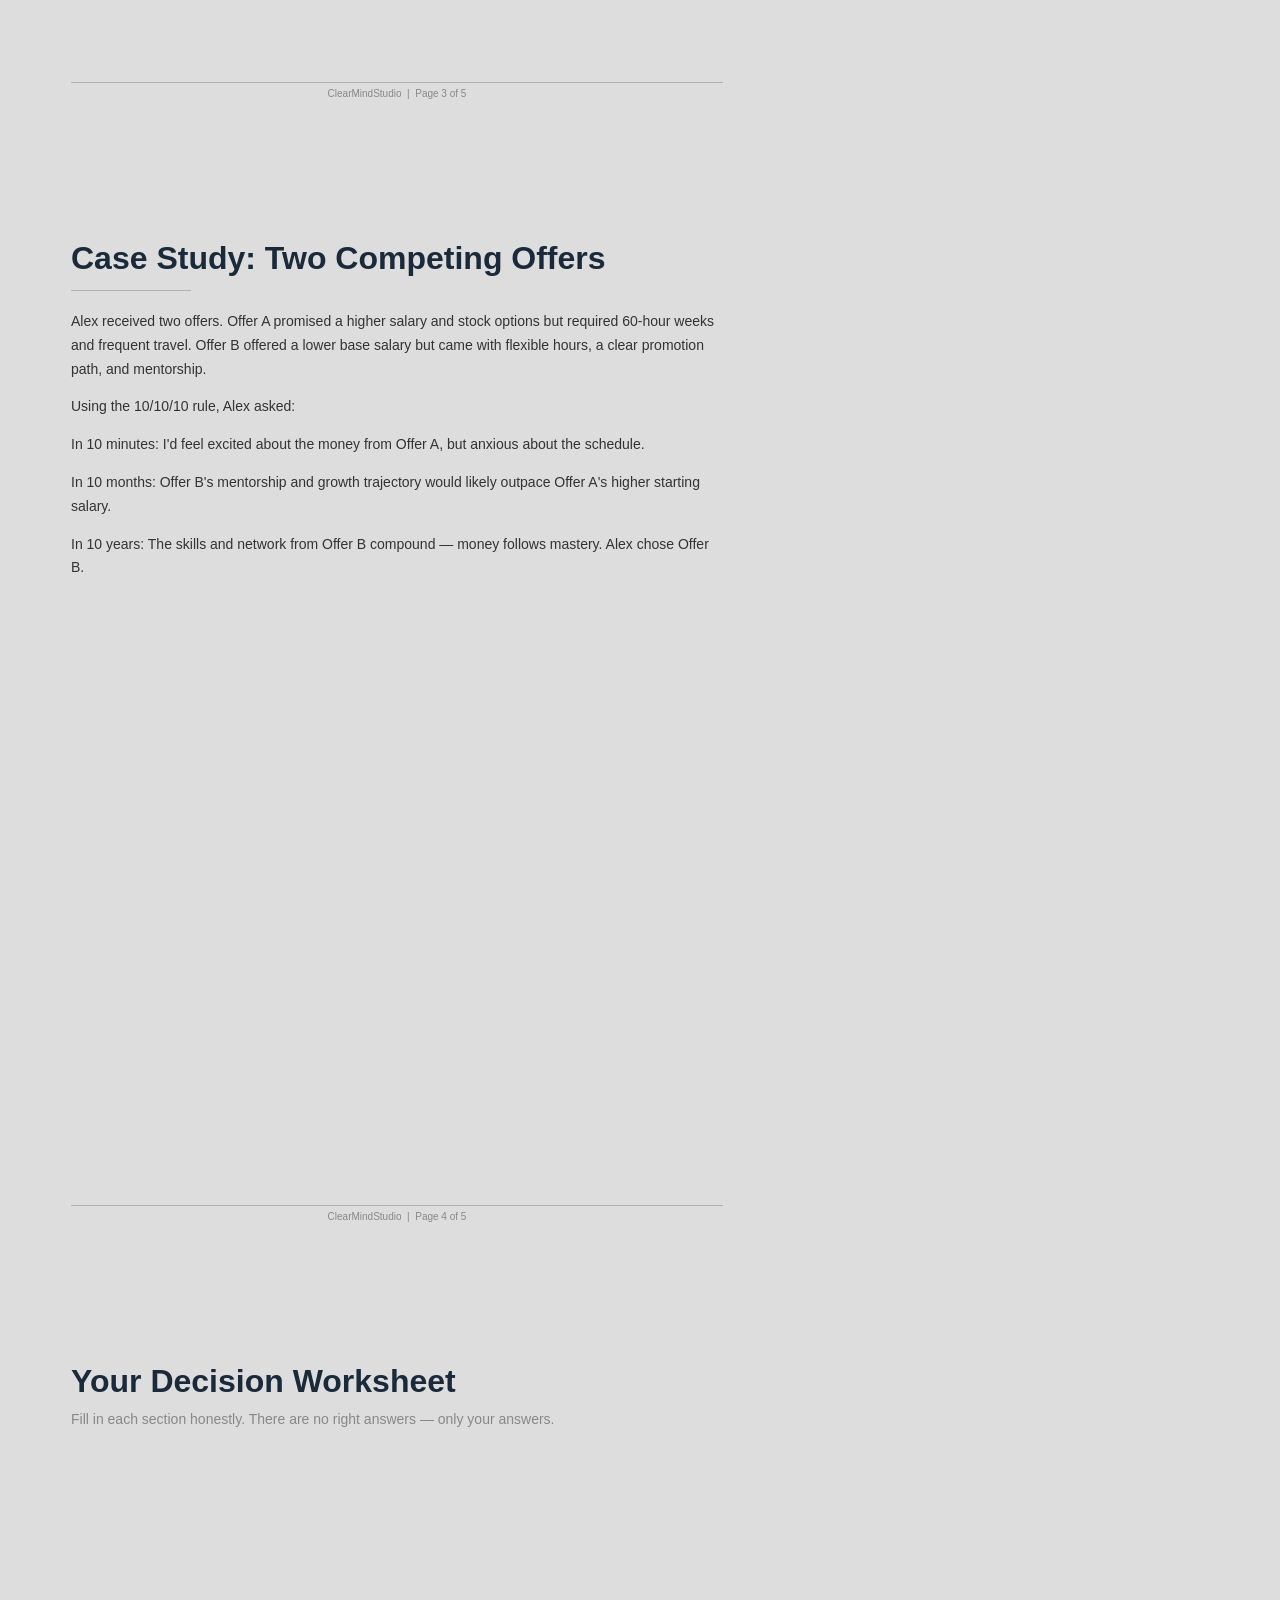
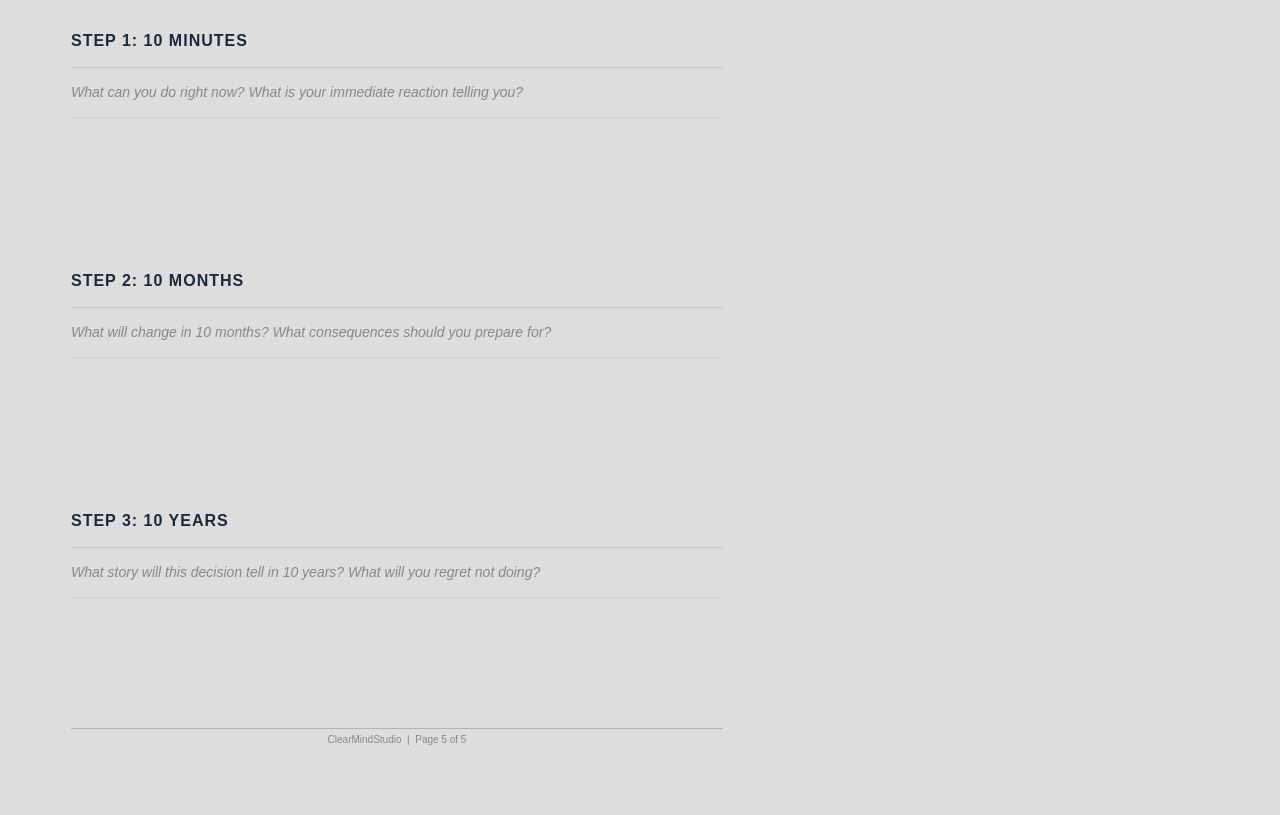
<file: sample-v5.html>
<!DOCTYPE html>
<html lang="en">
<head>
<meta charset="UTF-8">
<title>Two Job Offers — 10/10/10 Decision Toolkit | Clean Minimal</title>
<style>
@page { size: 794px 1123px; margin: 0; }
@media print { body { margin: 0; } }
* { box-sizing: border-box; }
body { margin: 0; padding: 0; background: #ddd; }
</style>
</head>
<body>
<div data-document-role="page" style="position:relative;width:794px;height:1123px;overflow:hidden;box-sizing:border-box;">
<svg width="794" height="1123" xmlns="http://www.w3.org/2000/svg" style="position:absolute;top:0;left:0;">
  <rect x="0" y="0" width="794" height="1123" fill="#1A2A3A"/>
</svg>
<div style="position:absolute;top:0;left:0;width:100%;height:100%;display:flex;flex-direction:column;justify-content:center;align-items:center;text-align:center;">
  <h1 style="font-family:Inter, Helvetica, sans-serif;font-size:40px;font-weight:900;color:#FFFFFF;margin:0 0 16px;line-height:1.2;max-width:580px;">Two Job Offers</h1>
  <p style="font-family:Inter, Helvetica, sans-serif;font-size:18px;color:#888888;margin:0 0 48px;">Choose the right career path in 10 minutes</p>
  <svg width="80" height="1" xmlns="http://www.w3.org/2000/svg" style="margin:0 auto 20px;">
    <line x1="0" y1="0.5" x2="80" y2="0.5" stroke="#888888" stroke-width="0.5"/>
  </svg>
  <p style="font-family:Inter, Helvetica, sans-serif;font-size:14px;color:#888888;letter-spacing:3px;text-transform:uppercase;">ClearMindStudio</p>
</div>
<svg width="652" height="1" xmlns="http://www.w3.org/2000/svg" style="position:absolute;top:1036px;left:71px;">
  <line x1="0" y1="0.5" x2="652" y2="0.5" stroke="#888888" stroke-width="0.5"/>
</svg>
<div style="position:absolute;top:1042px;left:71px;width:652px;text-align:center;font-size:10px;color:#888888;font-family:Inter, Helvetica, sans-serif;">ClearMindStudio &nbsp;|&nbsp; Page 1 of 5</div>
</div>
<div data-document-role="page" style="position:relative;width:794px;height:1123px;overflow:hidden;box-sizing:border-box;">
<h2 style="font-family:Inter, Helvetica, sans-serif;font-size:32px;font-weight:900;color:#1A2A3A;position:absolute;top:71px;left:71px;margin:0;">How to Use This Template</h2>
<p style="font-family:Inter, Helvetica, sans-serif;font-size:14px;color:#888888;position:absolute;top:119px;left:71px;margin:0;">Follow these three steps in order — each step builds on the last.</p>
<div style="position:absolute;top:400px;left:71px;width:652px;">
      <div style="display:flex;align-items:flex-start;">
        <span style="font-family:Inter, Helvetica, sans-serif;font-size:48px;font-weight:900;color:#1A2A3A;line-height:1;min-width:60px;">1</span>
        <div>
          <h3 style="font-family:Inter, Helvetica, sans-serif;font-size:18px;font-weight:700;color:#1A2A3A;margin:0 0 6px;text-transform:uppercase;letter-spacing:1px;">READ</h3>
          <p style="font-family:Inter, Helvetica, sans-serif;font-size:15px;color:#333333;margin:0;line-height:1.6;">Read the framework and case study thoroughly</p>
        </div>
      </div>
      <svg width="652" height="1" xmlns="http://www.w3.org/2000/svg" style="margin-top:16px;">
        <line x1="0" y1="0.5" x2="652" y2="0.5" stroke="#888888" stroke-width="0.3"/>
      </svg>
    </div>
<div style="position:absolute;top:630px;left:71px;width:652px;">
      <div style="display:flex;align-items:flex-start;">
        <span style="font-family:Inter, Helvetica, sans-serif;font-size:48px;font-weight:900;color:#1A2A3A;line-height:1;min-width:60px;">2</span>
        <div>
          <h3 style="font-family:Inter, Helvetica, sans-serif;font-size:18px;font-weight:700;color:#1A2A3A;margin:0 0 6px;text-transform:uppercase;letter-spacing:1px;">APPLY</h3>
          <p style="font-family:Inter, Helvetica, sans-serif;font-size:15px;color:#333333;margin:0;line-height:1.6;">Apply each question to your own situation, one at a time</p>
        </div>
      </div>
      <svg width="652" height="1" xmlns="http://www.w3.org/2000/svg" style="margin-top:16px;">
        <line x1="0" y1="0.5" x2="652" y2="0.5" stroke="#888888" stroke-width="0.3"/>
      </svg>
    </div>
<div style="position:absolute;top:860px;left:71px;width:652px;">
      <div style="display:flex;align-items:flex-start;">
        <span style="font-family:Inter, Helvetica, sans-serif;font-size:48px;font-weight:900;color:#1A2A3A;line-height:1;min-width:60px;">3</span>
        <div>
          <h3 style="font-family:Inter, Helvetica, sans-serif;font-size:18px;font-weight:700;color:#1A2A3A;margin:0 0 6px;text-transform:uppercase;letter-spacing:1px;">REVIEW</h3>
          <p style="font-family:Inter, Helvetica, sans-serif;font-size:15px;color:#333333;margin:0;line-height:1.6;">Review your answers and commit to your best choice</p>
        </div>
      </div>
      <svg width="652" height="1" xmlns="http://www.w3.org/2000/svg" style="margin-top:16px;">
        <line x1="0" y1="0.5" x2="652" y2="0.5" stroke="#888888" stroke-width="0.3"/>
      </svg>
    </div>
<svg width="652" height="1" xmlns="http://www.w3.org/2000/svg" style="position:absolute;top:1036px;left:71px;">
  <line x1="0" y1="0.5" x2="652" y2="0.5" stroke="#888888" stroke-width="0.5"/>
</svg>
<div style="position:absolute;top:1042px;left:71px;width:652px;text-align:center;font-size:10px;color:#888888;font-family:Inter, Helvetica, sans-serif;">ClearMindStudio &nbsp;|&nbsp; Page 2 of 5</div>
</div>
<div data-document-role="page" style="position:relative;width:794px;height:1123px;overflow:hidden;box-sizing:border-box;">
<h2 style="font-family:Inter, Helvetica, sans-serif;font-size:32px;font-weight:900;color:#1A2A3A;position:absolute;top:71px;left:71px;margin:0;">The 10/10/10 Rule</h2>
<p style="font-family:Inter, Helvetica, sans-serif;font-size:15px;color:#888888;position:absolute;top:121px;left:71px;margin:0;max-width:560px;">When you face a difficult decision, ask yourself three questions — each framed in a different time horizon. The answers often point in the same direction.</p>
<div style="position:absolute;top:380px;left:71px;width:652px;">
      <h3 style="font-family:Inter, Helvetica, sans-serif;font-size:22px;font-weight:700;color:#1A2A3A;margin:0 0 8px;">10 MINUTES — Immediate Reaction</h3>
      <p style="font-family:Inter, Helvetica, sans-serif;font-size:16px;color:#333333;margin:0 0 18px;line-height:1.6;font-style:italic;">How will I feel about this right now?</p>
      <svg width="652" height="1" xmlns="http://www.w3.org/2000/svg">
        <line x1="0" y1="0.5" x2="652" y2="0.5" stroke="#888888" stroke-width="0.3"/>
      </svg>
    </div>
<div style="position:absolute;top:610px;left:71px;width:652px;">
      <h3 style="font-family:Inter, Helvetica, sans-serif;font-size:22px;font-weight:700;color:#1A2A3A;margin:0 0 8px;">10 MONTHS — Near Future</h3>
      <p style="font-family:Inter, Helvetica, sans-serif;font-size:16px;color:#333333;margin:0 0 18px;line-height:1.6;font-style:italic;">What consequences will emerge over the next 10 months?</p>
      <svg width="652" height="1" xmlns="http://www.w3.org/2000/svg">
        <line x1="0" y1="0.5" x2="652" y2="0.5" stroke="#888888" stroke-width="0.3"/>
      </svg>
    </div>
<div style="position:absolute;top:840px;left:71px;width:652px;">
      <h3 style="font-family:Inter, Helvetica, sans-serif;font-size:22px;font-weight:700;color:#1A2A3A;margin:0 0 8px;">10 YEARS — Long View</h3>
      <p style="font-family:Inter, Helvetica, sans-serif;font-size:16px;color:#333333;margin:0 0 18px;line-height:1.6;font-style:italic;">How will this decision shape my life 10 years from now?</p>
      
    </div>
<svg width="652" height="1" xmlns="http://www.w3.org/2000/svg" style="position:absolute;top:1036px;left:71px;">
  <line x1="0" y1="0.5" x2="652" y2="0.5" stroke="#888888" stroke-width="0.5"/>
</svg>
<div style="position:absolute;top:1042px;left:71px;width:652px;text-align:center;font-size:10px;color:#888888;font-family:Inter, Helvetica, sans-serif;">ClearMindStudio &nbsp;|&nbsp; Page 3 of 5</div>
</div>
<div data-document-role="page" style="position:relative;width:794px;height:1123px;overflow:hidden;box-sizing:border-box;">
<h2 style="font-family:Inter, Helvetica, sans-serif;font-size:32px;font-weight:900;color:#1A2A3A;position:absolute;top:71px;left:71px;margin:0;">Case Study: Two Competing Offers</h2>
<svg width="652" height="1" xmlns="http://www.w3.org/2000/svg" style="position:absolute;top:121px;left:71px;">
  <line x1="0" y1="0.5" x2="120" y2="0.5" stroke="#888888" stroke-width="0.5"/>
</svg>
<div style="position:absolute;top:141px;left:71px;width:652px;max-height:891px;overflow:hidden;">
<p style="font-family:Inter, Helvetica, sans-serif;font-size:14px;color:#333333;margin:0 0 14px;line-height:1.7;">Alex received two offers. Offer A promised a higher salary and stock options but required 60-hour weeks and frequent travel. Offer B offered a lower base salary but came with flexible hours, a clear promotion path, and mentorship.</p><p style="font-family:Inter, Helvetica, sans-serif;font-size:14px;color:#333333;margin:0 0 14px;line-height:1.7;">Using the 10/10/10 rule, Alex asked:</p><p style="font-family:Inter, Helvetica, sans-serif;font-size:14px;color:#333333;margin:0 0 14px;line-height:1.7;">In 10 minutes: I'd feel excited about the money from Offer A, but anxious about the schedule.</p><p style="font-family:Inter, Helvetica, sans-serif;font-size:14px;color:#333333;margin:0 0 14px;line-height:1.7;">In 10 months: Offer B's mentorship and growth trajectory would likely outpace Offer A's higher starting salary.</p><p style="font-family:Inter, Helvetica, sans-serif;font-size:14px;color:#333333;margin:0 0 14px;line-height:1.7;">In 10 years: The skills and network from Offer B compound — money follows mastery. Alex chose Offer B.</p>
</div>
<svg width="652" height="1" xmlns="http://www.w3.org/2000/svg" style="position:absolute;top:1036px;left:71px;">
  <line x1="0" y1="0.5" x2="652" y2="0.5" stroke="#888888" stroke-width="0.5"/>
</svg>
<div style="position:absolute;top:1042px;left:71px;width:652px;text-align:center;font-size:10px;color:#888888;font-family:Inter, Helvetica, sans-serif;">ClearMindStudio &nbsp;|&nbsp; Page 4 of 5</div>
</div>
<div data-document-role="page" style="position:relative;width:794px;height:1123px;overflow:hidden;box-sizing:border-box;">
<h2 style="font-family:Inter, Helvetica, sans-serif;font-size:32px;font-weight:900;color:#1A2A3A;position:absolute;top:71px;left:71px;margin:0;">Your Decision Worksheet</h2>
<p style="font-family:Inter, Helvetica, sans-serif;font-size:14px;color:#888888;position:absolute;top:119px;left:71px;margin:0;">Fill in each section honestly. There are no right answers — only your answers.</p>
<div style="position:absolute;top:340px;left:71px;width:652px;">
      <h3 style="font-family:Inter, Helvetica, sans-serif;font-size:16px;font-weight:700;color:#1A2A3A;margin:0 0 14px;letter-spacing:1px;">STEP 1: 10 MINUTES</h3>
      <svg width="652" height="1" xmlns="http://www.w3.org/2000/svg" style="margin-bottom:10px;">
        <line x1="0" y1="0.5" x2="652" y2="0.5" stroke="#888888" stroke-width="0.3"/>
      </svg>
      <p style="font-family:Inter, Helvetica, sans-serif;font-size:14px;color:#888888;margin:0;line-height:1.5;font-style:italic;">What can you do right now? What is your immediate reaction telling you?</p>
      <svg width="652" height="1" xmlns="http://www.w3.org/2000/svg" style="margin-top:14px;">
        <line x1="0" y1="0.5" x2="652" y2="0.5" stroke="#888888" stroke-width="0.2"/>
      </svg>
    </div>
<div style="position:absolute;top:580px;left:71px;width:652px;">
      <h3 style="font-family:Inter, Helvetica, sans-serif;font-size:16px;font-weight:700;color:#1A2A3A;margin:0 0 14px;letter-spacing:1px;">STEP 2: 10 MONTHS</h3>
      <svg width="652" height="1" xmlns="http://www.w3.org/2000/svg" style="margin-bottom:10px;">
        <line x1="0" y1="0.5" x2="652" y2="0.5" stroke="#888888" stroke-width="0.3"/>
      </svg>
      <p style="font-family:Inter, Helvetica, sans-serif;font-size:14px;color:#888888;margin:0;line-height:1.5;font-style:italic;">What will change in 10 months? What consequences should you prepare for?</p>
      <svg width="652" height="1" xmlns="http://www.w3.org/2000/svg" style="margin-top:14px;">
        <line x1="0" y1="0.5" x2="652" y2="0.5" stroke="#888888" stroke-width="0.2"/>
      </svg>
    </div>
<div style="position:absolute;top:820px;left:71px;width:652px;">
      <h3 style="font-family:Inter, Helvetica, sans-serif;font-size:16px;font-weight:700;color:#1A2A3A;margin:0 0 14px;letter-spacing:1px;">STEP 3: 10 YEARS</h3>
      <svg width="652" height="1" xmlns="http://www.w3.org/2000/svg" style="margin-bottom:10px;">
        <line x1="0" y1="0.5" x2="652" y2="0.5" stroke="#888888" stroke-width="0.3"/>
      </svg>
      <p style="font-family:Inter, Helvetica, sans-serif;font-size:14px;color:#888888;margin:0;line-height:1.5;font-style:italic;">What story will this decision tell in 10 years? What will you regret not doing?</p>
      <svg width="652" height="1" xmlns="http://www.w3.org/2000/svg" style="margin-top:14px;">
        <line x1="0" y1="0.5" x2="652" y2="0.5" stroke="#888888" stroke-width="0.2"/>
      </svg>
    </div>
<svg width="652" height="1" xmlns="http://www.w3.org/2000/svg" style="position:absolute;top:1036px;left:71px;">
  <line x1="0" y1="0.5" x2="652" y2="0.5" stroke="#888888" stroke-width="0.5"/>
</svg>
<div style="position:absolute;top:1042px;left:71px;width:652px;text-align:center;font-size:10px;color:#888888;font-family:Inter, Helvetica, sans-serif;">ClearMindStudio &nbsp;|&nbsp; Page 5 of 5</div>
</div>
</body>
</html>
</file>
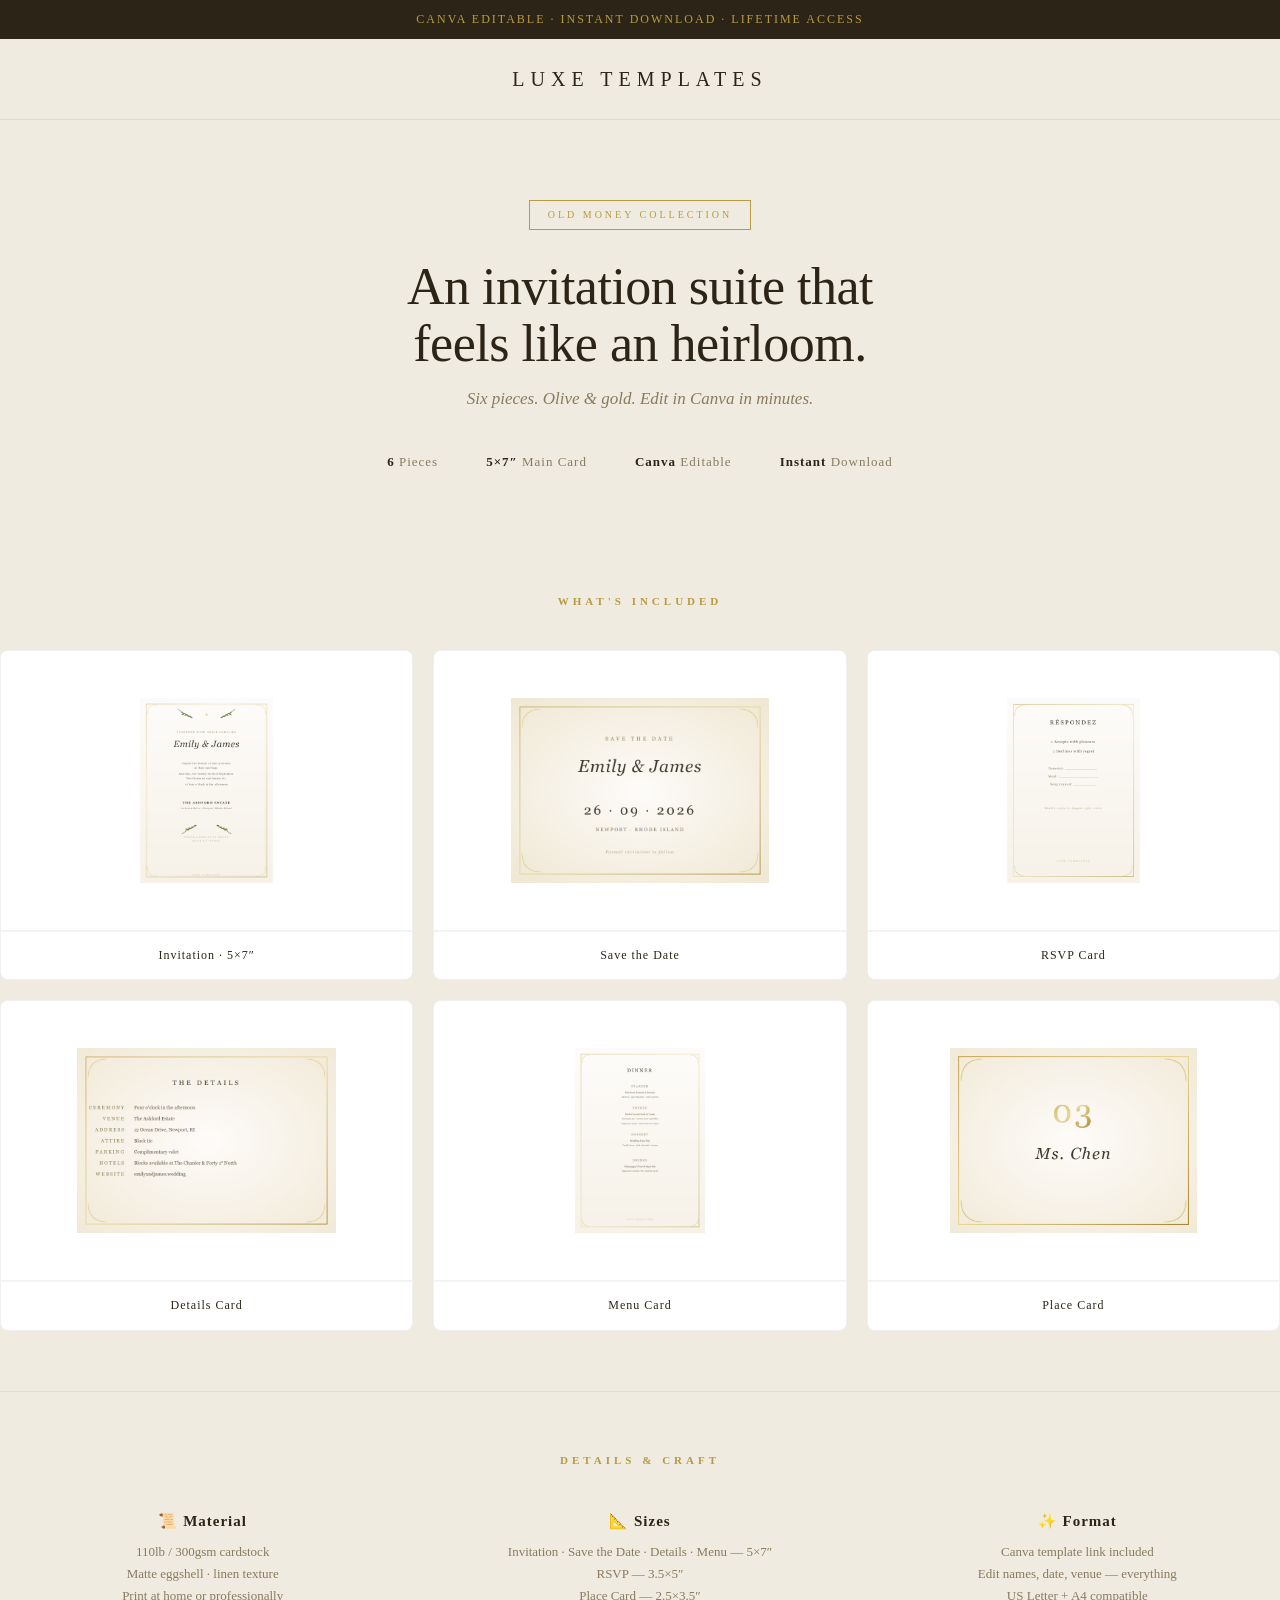
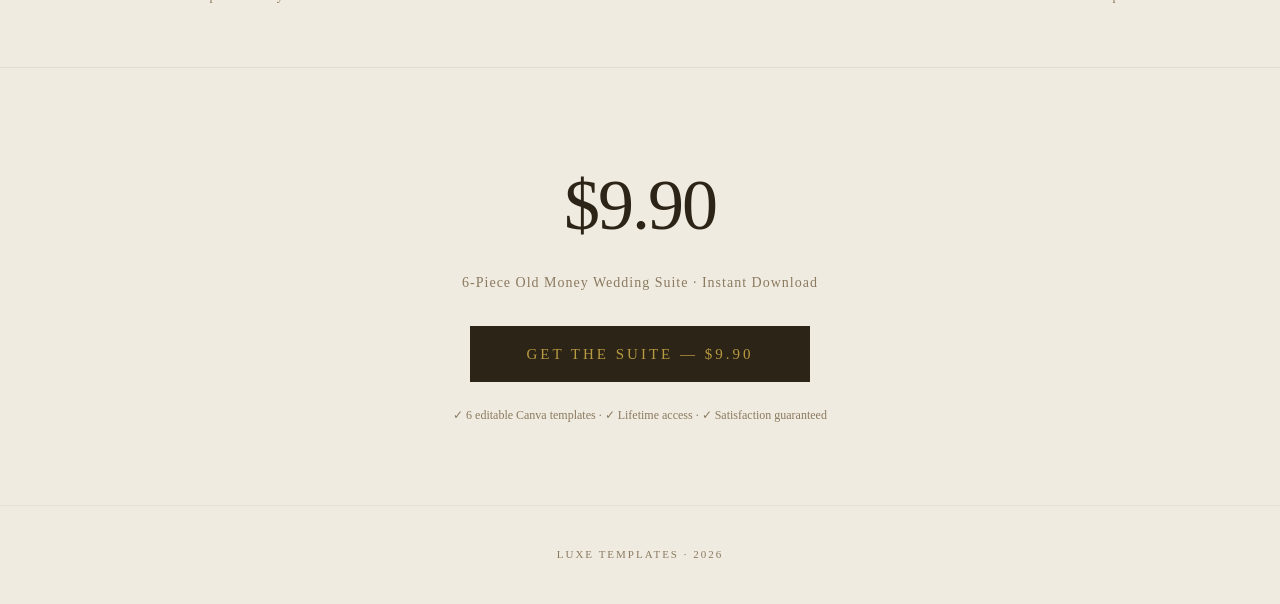
<file: wedding-landing.html>
<!DOCTYPE html>
<html lang="en">
<head>
<meta charset="UTF-8">
<meta name="viewport" content="width=device-width, initial-scale=1.0">
<title>Old Money Wedding Suite — 6-Piece Canva Template | $9.90</title>
<script async src="https://www.googletagmanager.com/gtag/js?id=G-YJ0KW9C4R4"></script>
<script>window.dataLayer=window.dataLayer||[];function gtag(){dataLayer.push(arguments);}gtag('js',new Date());gtag('config','G-YJ0KW9C4R4');</script>
<style>
  :root {
    --ink: #2c2416; --gold: #b89a40; --cream: #fdfaf6;
    --paper: #f6f1e8; --muted: #8a7a60; --olive: #6b7a44;
  }
  * { margin: 0; padding: 0; box-sizing: border-box; }
  body { font-family: 'Georgia', 'Times New Roman', serif; background: #f0ebe0; color: var(--ink); line-height: 1.6; }

  .top-bar { background: var(--ink); color: var(--gold); text-align: center; padding: 10px; font-size: 12px; letter-spacing: 2px; }
  nav { display: flex; justify-content: center; padding: 24px; border-bottom: 1px solid rgba(180,150,80,0.2); }
  .nav-logo { font-size: 20px; letter-spacing: 6px; color: var(--ink); }

  .container { max-width: 1000px; margin: 0 auto; padding: 0 24px; }

  /* Hero */
  .hero { text-align: center; padding: 80px 24px 60px; }
  .hero .label { display: inline-block; border: 1px solid var(--gold); color: var(--gold); padding: 6px 18px; font-size: 10px; letter-spacing: 3px; text-transform: uppercase; margin-bottom: 28px; }
  .hero h1 { font-size: 52px; font-weight: 400; letter-spacing: -0.5px; margin-bottom: 12px; line-height: 1.1; }
  .hero p { color: var(--muted); font-size: 17px; font-style: italic; max-width: 500px; margin: 0 auto 40px; }
  .hero .quick-info { display: flex; justify-content: center; gap: 48px; font-size: 13px; color: var(--muted); letter-spacing: 1px; }
  .hero .quick-info span { color: var(--ink); font-weight: bold; }

  /* Product grid */
  .products { padding: 60px 0; }
  .products h2 { text-align: center; font-size: 11px; color: var(--gold); letter-spacing: 4px; text-transform: uppercase; margin-bottom: 40px; }
  .grid { display: grid; grid-template-columns: repeat(3, 1fr); gap: 20px; }
  .card { background: #fff; border: 1px solid rgba(0,0,0,0.06); border-radius: 8px; overflow: hidden; transition: transform 0.2s; }
  .card:hover { transform: translateY(-4px); }
  .card .preview { height: 280px; display: flex; align-items: center; justify-content: center; background: #fff; padding: 24px; border-bottom: 1px solid rgba(0,0,0,0.05); }
  .card .preview img { max-width: 80%; max-height: 80%; }
  .card .label { padding: 14px; text-align: center; font-size: 12px; color: var(--ink); letter-spacing: 1px; border-top: 1px solid rgba(0,0,0,0.04); }

  /* Specs */
  .specs { padding: 60px 0; border-top: 1px solid rgba(0,0,0,0.06); border-bottom: 1px solid rgba(0,0,0,0.06); }
  .specs h2 { text-align: center; font-size: 11px; color: var(--gold); letter-spacing: 4px; text-transform: uppercase; margin-bottom: 40px; }
  .spec-grid { display: grid; grid-template-columns: repeat(3, 1fr); gap: 32px; text-align: center; }
  .spec-item h4 { font-size: 15px; margin-bottom: 8px; letter-spacing: 1px; }
  .spec-item p { font-size: 13px; color: var(--muted); line-height: 1.7; }

  /* Price */
  .price-section { text-align: center; padding: 80px 24px; }
  .price-section .price { font-size: 72px; font-weight: 400; letter-spacing: -2px; margin-bottom: 8px; }
  .price-section .desc { font-size: 14px; color: var(--muted); letter-spacing: 1px; margin-bottom: 32px; }
  .buy-btn { display: inline-block; background: var(--ink); color: var(--gold); padding: 16px 56px; font-size: 15px; letter-spacing: 3px; text-transform: uppercase; text-decoration: none; }
  .buy-btn:hover { opacity: 0.9; }
  .price-section .guarantee { margin-top: 24px; font-size: 12px; color: var(--muted); }

  footer { text-align: center; padding: 40px 24px; border-top: 1px solid rgba(0,0,0,0.04); font-size: 11px; color: var(--muted); letter-spacing: 2px; }

  @media (max-width: 768px) {
    .hero h1 { font-size: 34px; }
    .grid { grid-template-columns: 1fr 1fr; }
    .spec-grid { grid-template-columns: 1fr; }
  }
</style>
</head>
<body>

<div class="top-bar">CANVA EDITABLE · INSTANT DOWNLOAD · LIFETIME ACCESS</div>

<nav><div class="nav-logo">LUXE TEMPLATES</div></nav>

<section class="hero">
  <div class="label">Old Money Collection</div>
  <h1>An invitation suite that<br>feels like an heirloom.</h1>
  <p>Six pieces. Olive & gold. Edit in Canva in minutes.</p>
  <div class="quick-info">
    <div><span>6</span> Pieces</div>
    <div><span>5×7″</span> Main Card</div>
    <div><span>Canva</span> Editable</div>
    <div><span>Instant</span> Download</div>
  </div>
</section>

<section class="products">
  <h2>What's Included</h2>
  <div class="grid">
    <div class="card"><div class="preview"><img src="wedding-suite/png/01-invitation.png" alt="Invitation"></div><div class="label">Invitation · 5×7″</div></div>
    <div class="card"><div class="preview"><img src="wedding-suite/png/02-save-the-date.png" alt="Save the Date"></div><div class="label">Save the Date</div></div>
    <div class="card"><div class="preview"><img src="wedding-suite/png/03-rsvp.png" alt="RSVP"></div><div class="label">RSVP Card</div></div>
    <div class="card"><div class="preview"><img src="wedding-suite/png/04-details.png" alt="Details"></div><div class="label">Details Card</div></div>
    <div class="card"><div class="preview"><img src="wedding-suite/png/05-menu.png" alt="Menu"></div><div class="label">Menu Card</div></div>
    <div class="card"><div class="preview"><img src="wedding-suite/png/06-place.png" alt="Place Card"></div><div class="label">Place Card</div></div>
  </div>
</section>

<section class="specs">
  <h2>Details & Craft</h2>
  <div class="spec-grid">
    <div class="spec-item">
      <h4>📜 Material</h4>
      <p>110lb / 300gsm cardstock<br>Matte eggshell · linen texture<br>Print at home or professionally</p>
    </div>
    <div class="spec-item">
      <h4>📐 Sizes</h4>
      <p>Invitation · Save the Date · Details · Menu — 5×7″<br>RSVP — 3.5×5″<br>Place Card — 2.5×3.5″</p>
    </div>
    <div class="spec-item">
      <h4>✨ Format</h4>
      <p>Canva template link included<br>Edit names, date, venue — everything<br>US Letter + A4 compatible</p>
    </div>
  </div>
</section>

<section class="price-section">
  <div class="price">$9.90</div>
  <p class="desc">6-Piece Old Money Wedding Suite · Instant Download</p>
  <a class="buy-btn" href="https://payhip.com/b/mPU9A">Get the Suite — $9.90</a>
  <p class="guarantee">✓ 6 editable Canva templates · ✓ Lifetime access · ✓ Satisfaction guaranteed</p>
</section>

<footer>LUXE TEMPLATES · 2026</footer>

</body>
</html>
</file>
